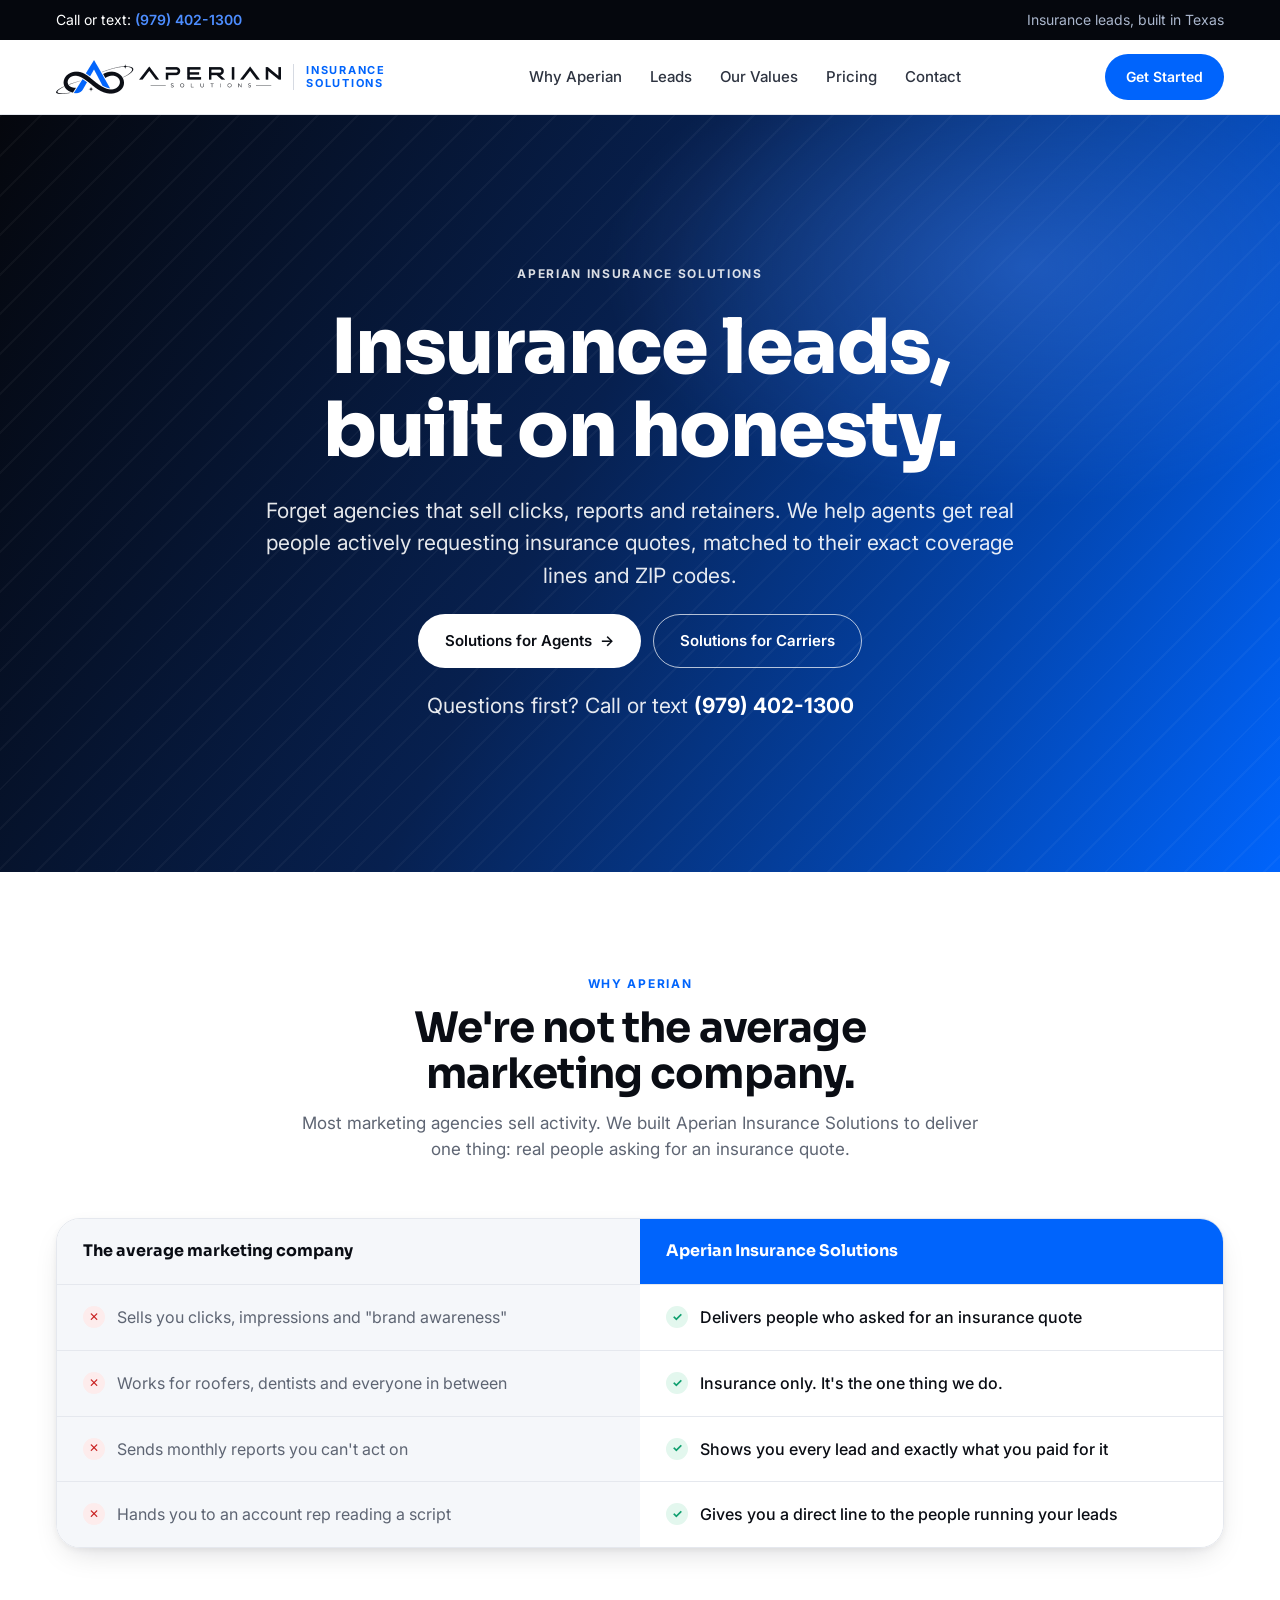
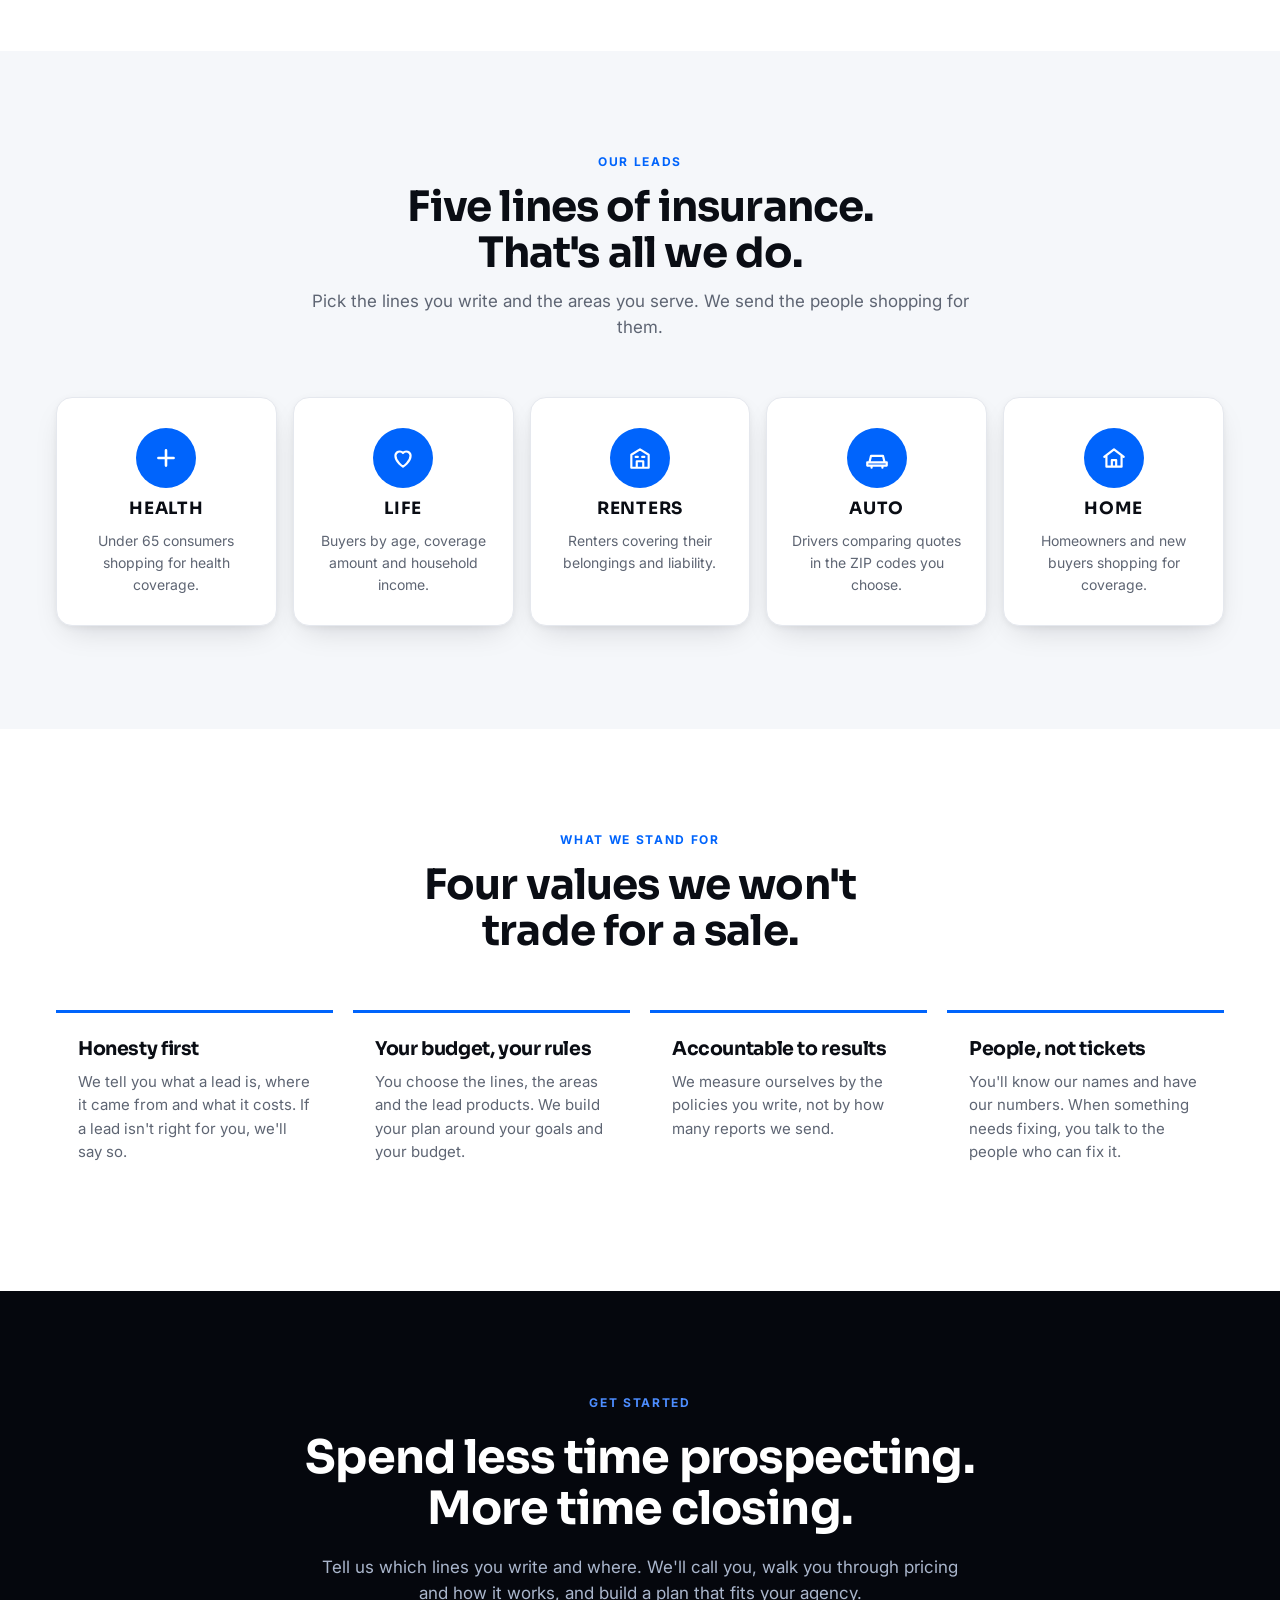
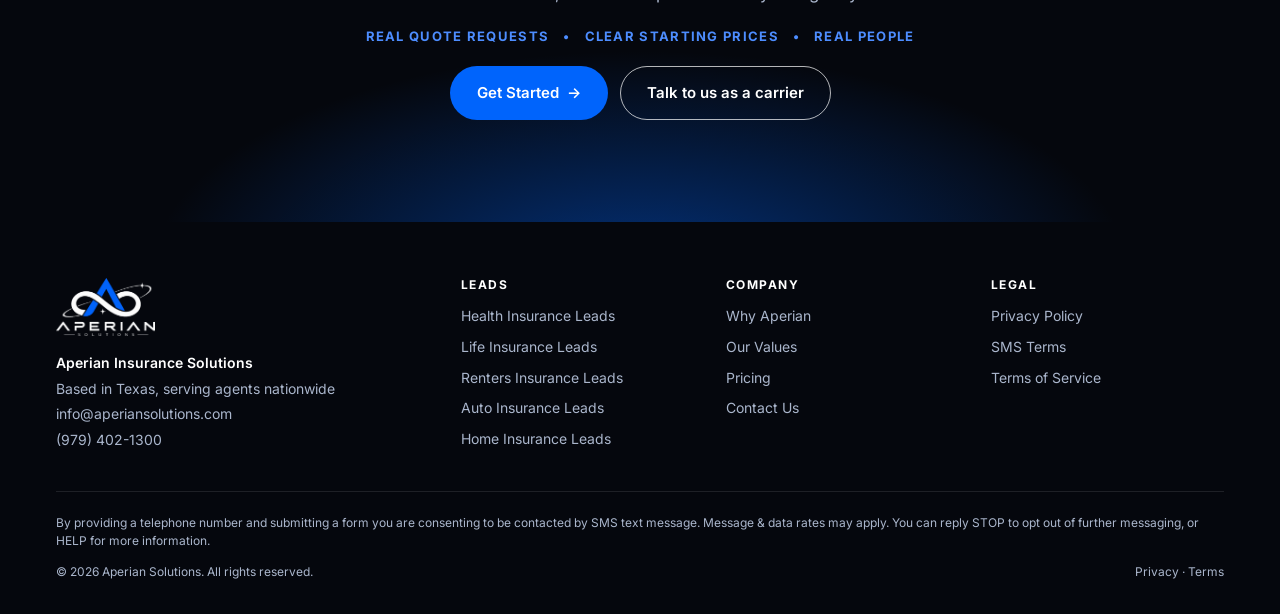
<file: index.html>
<!doctype html>
<html lang="en">
<head>
<meta charset="utf-8">
<meta name="viewport" content="width=device-width,initial-scale=1,viewport-fit=cover">
<title>Aperian Insurance Solutions | Honest Insurance Leads for Agents</title>
<meta name="description" content="Aperian Insurance Solutions helps agents get real people actively requesting insurance quotes for health, life, renters, auto and home, matched to their exact coverage lines and ZIP codes.">
<meta name="robots" content="index,follow,max-image-preview:large">
<link rel="canonical" href="https://aperiansolutions.com/">
<meta name="theme-color" content="#05070D">
<meta property="og:type" content="website"><meta property="og:site_name" content="Aperian Insurance Solutions"><meta property="og:title" content="Aperian Insurance Solutions | Honest Insurance Leads for Agents"><meta property="og:description" content="Aperian Insurance Solutions helps agents get real people actively requesting insurance quotes for health, life, renters, auto and home, matched to their exact coverage lines and ZIP codes."><meta property="og:url" content="https://aperiansolutions.com/">
<meta name="twitter:card" content="summary"><meta name="twitter:title" content="Aperian Insurance Solutions | Honest Insurance Leads for Agents"><meta name="twitter:description" content="Aperian Insurance Solutions helps agents get real people actively requesting insurance quotes for health, life, renters, auto and home, matched to their exact coverage lines and ZIP codes.">
<link rel="icon" href="/favicon-32.png" sizes="32x32" type="image/png"><link rel="apple-touch-icon" href="/apple-touch-icon.png">
<link rel="preconnect" href="https://fonts.googleapis.com"><link rel="preconnect" href="https://fonts.gstatic.com" crossorigin>
<link rel="stylesheet" href="https://fonts.googleapis.com/css2?family=Inter:wght@400;500;600;700&family=Sora:wght@600;700;800&display=swap">
<link rel="stylesheet" href="/assets/css/ais.css?v=4">
</head>
<body>
<a class="skip" href="#main">Skip to content</a>
<div class="topbar"><div class="wrap"><div>Call or text: <b>(979) 402-1300</b></div><div class="tag">Insurance leads, built in Texas</div></div></div>
<header class="nav">
  <div class="wrap">
    <a class="logo" href="/" aria-label="Aperian Insurance Solutions home"><img src="/assets/img/lockup-dark.png" alt="Aperian Solutions" width="225" height="34"><span class="sub">Insurance<br>Solutions</span></a>
    <nav class="menu" aria-label="Primary">
      <a href="/#different">Why Aperian</a>
      <a href="/#leads">Leads</a>
      <a href="/#values">Our Values</a>
      <a href="/pricing">Pricing</a>
      <a href="/contact">Contact</a>
    </nav>
    <div class="nav-cta">
      <a class="btn btn-primary" href="/contact">Get Started</a>
      <button class="burger" type="button" aria-expanded="false" aria-controls="mnav" aria-label="Open menu">&#9776;</button>
    </div>
  </div>
  <nav id="mnav" class="mnav" aria-label="Mobile"><ul>
    <li><a href="/#different">Why Aperian</a></li><li><a href="/#leads">Leads</a></li><li><a href="/#values">Our Values</a></li><li><a href="/pricing">Pricing</a></li><li><a href="/contact">Contact</a></li>
  </ul></nav>
</header>
<main id="main">

<section class="hero">
  <div class="wrap">
    <span class="eyebrow">Aperian Insurance Solutions</span>
    <h1>Insurance leads, built on honesty.</h1>
    <p>Forget agencies that sell clicks, reports and retainers. We help agents get real people actively requesting insurance quotes, matched to their exact coverage lines and ZIP codes.</p>
    <div class="hero-ctas">
      <a class="btn btn-white" href="/contact?role=agent">Solutions for Agents <span class="arrow">&rarr;</span></a>
      <a class="btn btn-outline-white" href="/contact?role=carrier">Solutions for Carriers</a>
    </div>
    <p class="hero-note">Questions first? Call or text <b>(979) 402-1300</b></p>
  </div>
</section>

<section id="different">
  <div class="wrap">
    <div class="sec-head">
      <span class="eyebrow">Why Aperian</span>
      <h2>We're not the average marketing company.</h2>
      <p>Most marketing agencies sell activity. We built Aperian Insurance Solutions to deliver one thing: real people asking for an insurance quote.</p>
    </div>
    <div class="compare" role="table" aria-label="The average marketing company compared with Aperian">
      <div class="crow head" role="row"><div role="columnheader">The average marketing company</div><div role="columnheader">Aperian Insurance Solutions</div></div>
      <div class="crow" role="row"><div role="cell"><span class="x">&#10005;</span>Sells you clicks, impressions and "brand awareness"</div><div role="cell"><span class="ck">&#10003;</span>Delivers people who asked for an insurance quote</div></div>
      <div class="crow" role="row"><div role="cell"><span class="x">&#10005;</span>Works for roofers, dentists and everyone in between</div><div role="cell"><span class="ck">&#10003;</span>Insurance only. It's the one thing we do.</div></div>
      <div class="crow" role="row"><div role="cell"><span class="x">&#10005;</span>Sends monthly reports you can't act on</div><div role="cell"><span class="ck">&#10003;</span>Shows you every lead and exactly what you paid for it</div></div>
      <div class="crow" role="row"><div role="cell"><span class="x">&#10005;</span>Hands you to an account rep reading a script</div><div role="cell"><span class="ck">&#10003;</span>Gives you a direct line to the people running your leads</div></div>
    </div>
  </div>
</section>

<section class="soft" id="leads">
  <div class="wrap">
    <div class="sec-head">
      <span class="eyebrow">Our leads</span>
      <h2>Five lines of insurance. That's all we do.</h2>
      <p>Pick the lines you write and the areas you serve. We send the people shopping for them.</p>
    </div>
    <div class="types">
      <div class="type"><div class="ic"><svg width="26" height="26" viewBox="0 0 24 24" fill="none" stroke="currentColor" stroke-width="2.4" stroke-linecap="round" stroke-linejoin="round" aria-hidden="true"><path d="M12 5v14M5 12h14"/></svg></div><h3>Health</h3><p>Under 65 consumers shopping for health coverage.</p></div>
      <div class="type"><div class="ic"><svg width="26" height="26" viewBox="0 0 24 24" fill="none" stroke="currentColor" stroke-width="2" stroke-linecap="round" stroke-linejoin="round" aria-hidden="true"><path d="M12 20s-7-4.4-7-10a4 4 0 017-2.6A4 4 0 0119 10c0 5.6-7 10-7 10z"/></svg></div><h3>Life</h3><p>Buyers by age, coverage amount and household income.</p></div>
      <div class="type"><div class="ic"><svg width="26" height="26" viewBox="0 0 24 24" fill="none" stroke="currentColor" stroke-width="2" stroke-linecap="round" stroke-linejoin="round" aria-hidden="true"><path d="M4 21V9l8-5 8 5v12M4 21h16M9 21v-6h6v6M8 11h2M14 11h2"/></svg></div><h3>Renters</h3><p>Renters covering their belongings and liability.</p></div>
      <div class="type"><div class="ic"><svg width="26" height="26" viewBox="0 0 24 24" fill="none" stroke="currentColor" stroke-width="2" stroke-linecap="round" stroke-linejoin="round" aria-hidden="true"><path d="M5 16l1.5-6h11L19 16M3 16h18v3H3zM7 19v2M17 19v2"/></svg></div><h3>Auto</h3><p>Drivers comparing quotes in the ZIP codes you choose.</p></div>
      <div class="type"><div class="ic"><svg width="26" height="26" viewBox="0 0 24 24" fill="none" stroke="currentColor" stroke-width="2" stroke-linecap="round" stroke-linejoin="round" aria-hidden="true"><path d="M3 11l9-7 9 7M5 10v10h14V10M10 20v-6h4v6"/></svg></div><h3>Home</h3><p>Homeowners and new buyers shopping for coverage.</p></div>
    </div>
  </div>
</section>

<section id="values">
  <div class="wrap">
    <div class="sec-head">
      <span class="eyebrow">What we stand for</span>
      <h2>Four values we won't trade for a sale.</h2>
    </div>
    <div class="values">
      <div class="value"><h3>Honesty first</h3><p>We tell you what a lead is, where it came from and what it costs. If a lead isn't right for you, we'll say so.</p></div>
      <div class="value"><h3>Your budget, your rules</h3><p>You choose the lines, the areas and the lead products. We build your plan around your goals and your budget.</p></div>
      <div class="value"><h3>Accountable to results</h3><p>We measure ourselves by the policies you write, not by how many reports we send.</p></div>
      <div class="value"><h3>People, not tickets</h3><p>You'll know our names and have our numbers. When something needs fixing, you talk to the people who can fix it.</p></div>
    </div>
  </div>
</section>

<section class="cta" id="get-started">
  <div class="wrap">
    <span class="eyebrow" style="color:var(--blue-bright)">Get started</span>
    <h2>Spend less time prospecting. More time closing.</h2>
    <p>Tell us which lines you write and where. We'll call you, walk you through pricing and how it works, and build a plan that fits your agency.</p>
    <div class="promise"><span>Real quote requests</span><span>Clear starting prices</span><span>Real people</span></div>
    <div class="cta-ctas">
      <a class="btn btn-primary" href="/contact">Get Started <span class="arrow">&rarr;</span></a>
      <a class="btn btn-outline-white" href="/contact?role=carrier">Talk to us as a carrier</a>
    </div>
  </div>
</section>
</main>
<footer>
  <div class="wrap">
    <div class="fgrid">
      <div class="fbrand">
        <img src="/assets/img/logo-light.png" alt="Aperian Solutions" width="100" height="58" loading="lazy">
        <p><b>Aperian Insurance Solutions</b><span>Based in Texas, serving agents nationwide</span><span>info@aperiansolutions.com</span><span>(979) 402-1300</span></p>
      </div>
      <div><h4>Leads</h4><ul><li><a href="/#leads">Health Insurance Leads</a></li><li><a href="/#leads">Life Insurance Leads</a></li><li><a href="/#leads">Renters Insurance Leads</a></li><li><a href="/#leads">Auto Insurance Leads</a></li><li><a href="/#leads">Home Insurance Leads</a></li></ul></div>
      <div><h4>Company</h4><ul><li><a href="/#different">Why Aperian</a></li><li><a href="/#values">Our Values</a></li><li><a href="/pricing">Pricing</a></li><li><a href="/contact">Contact Us</a></li></ul></div>
      <div><h4>Legal</h4><ul><li><a href="/privacy">Privacy Policy</a></li><li><a href="/privacy#sms">SMS Terms</a></li><li><a href="/terms">Terms of Service</a></li></ul></div>
    </div>
    <div class="fbot">
      <p>By providing a telephone number and submitting a form you are consenting to be contacted by SMS text message. Message &amp; data rates may apply. You can reply STOP to opt out of further messaging, or HELP for more information.</p>
      <div class="legal"><span>&copy; 2026 Aperian Solutions. All rights reserved.</span><span><a href="/privacy">Privacy</a> &middot; <a href="/terms">Terms</a></span></div>
    </div>
  </div>
</footer>
<script>
(function(){var b=document.querySelector('.burger'),m=document.getElementById('mnav');if(!b||!m)return;
b.addEventListener('click',function(){var o=m.classList.toggle('open');b.setAttribute('aria-expanded',o?'true':'false');});
m.addEventListener('click',function(e){if(e.target.tagName==='A'){m.classList.remove('open');b.setAttribute('aria-expanded','false');}});})();
</script>

</body>
</html>
</file>
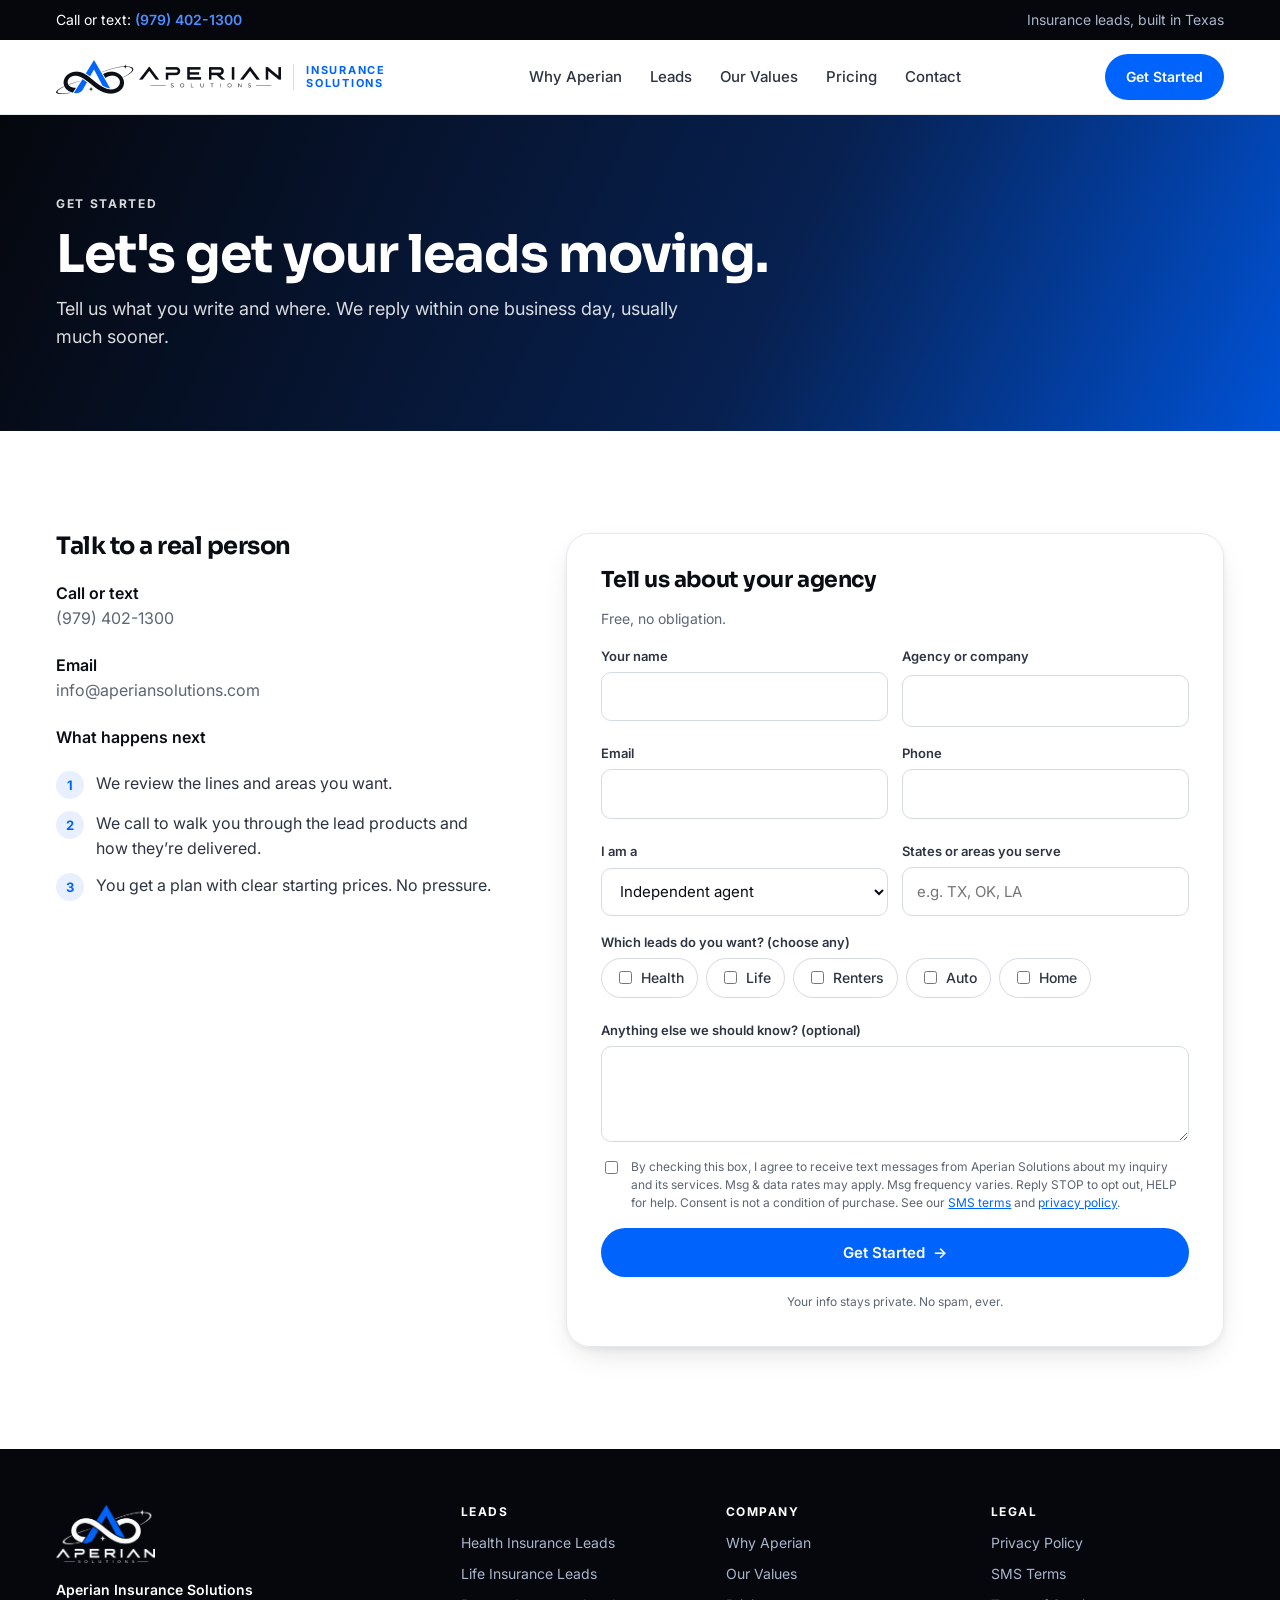
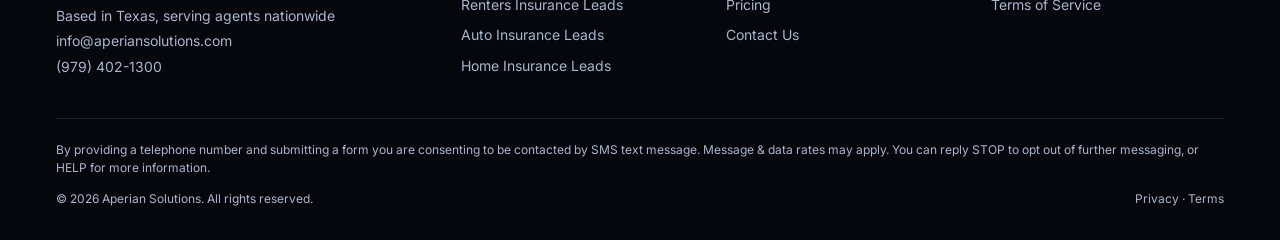
<file: contact.html>
<!doctype html>
<html lang="en">
<head>
<meta charset="utf-8">
<meta name="viewport" content="width=device-width,initial-scale=1,viewport-fit=cover">
<title>Get Started | Aperian Insurance Solutions</title>
<meta name="description" content="Tell us which lines you write and where. Aperian Insurance Solutions replies within one business day.">
<meta name="robots" content="index,follow,max-image-preview:large">
<link rel="canonical" href="https://aperiansolutions.com/contact">
<meta name="theme-color" content="#05070D">
<meta property="og:type" content="website"><meta property="og:site_name" content="Aperian Insurance Solutions"><meta property="og:title" content="Get Started | Aperian Insurance Solutions"><meta property="og:description" content="Tell us which lines you write and where. Aperian Insurance Solutions replies within one business day."><meta property="og:url" content="https://aperiansolutions.com/contact">
<meta name="twitter:card" content="summary"><meta name="twitter:title" content="Get Started | Aperian Insurance Solutions"><meta name="twitter:description" content="Tell us which lines you write and where. Aperian Insurance Solutions replies within one business day.">
<link rel="icon" href="/favicon-32.png" sizes="32x32" type="image/png"><link rel="apple-touch-icon" href="/apple-touch-icon.png">
<link rel="preconnect" href="https://fonts.googleapis.com"><link rel="preconnect" href="https://fonts.gstatic.com" crossorigin>
<link rel="stylesheet" href="https://fonts.googleapis.com/css2?family=Inter:wght@400;500;600;700&family=Sora:wght@600;700;800&display=swap">
<link rel="stylesheet" href="/assets/css/ais.css?v=4">
</head>
<body>
<a class="skip" href="#main">Skip to content</a>
<div class="topbar"><div class="wrap"><div>Call or text: <b>(979) 402-1300</b></div><div class="tag">Insurance leads, built in Texas</div></div></div>
<header class="nav">
  <div class="wrap">
    <a class="logo" href="/" aria-label="Aperian Insurance Solutions home"><img src="/assets/img/lockup-dark.png" alt="Aperian Solutions" width="225" height="34"><span class="sub">Insurance<br>Solutions</span></a>
    <nav class="menu" aria-label="Primary">
      <a href="/#different">Why Aperian</a>
      <a href="/#leads">Leads</a>
      <a href="/#values">Our Values</a>
      <a href="/pricing">Pricing</a>
      <a href="/contact">Contact</a>
    </nav>
    <div class="nav-cta">
      <a class="btn btn-primary" href="/contact">Get Started</a>
      <button class="burger" type="button" aria-expanded="false" aria-controls="mnav" aria-label="Open menu">&#9776;</button>
    </div>
  </div>
  <nav id="mnav" class="mnav" aria-label="Mobile"><ul>
    <li><a href="/#different">Why Aperian</a></li><li><a href="/#leads">Leads</a></li><li><a href="/#values">Our Values</a></li><li><a href="/pricing">Pricing</a></li><li><a href="/contact">Contact</a></li>
  </ul></nav>
</header>
<main id="main">

<div class="phead"><div class="wrap">
  <span class="eyebrow" style="color:#fff;opacity:.85">Get started</span>
  <h1>Let's get your leads moving.</h1>
  <p>Tell us what you write and where. We reply within one business day, usually much sooner.</p>
</div></div>
<section>
  <div class="wrap contact">
    <div class="contact-side">
      <h2>Talk to a real person</h2>
      <div class="item"><b>Call or text</b><span>(979) 402-1300</span></div>
      <div class="item"><b>Email</b><span>info@aperiansolutions.com</span></div>
      <div class="item"><b>What happens next</b></div>
      <ol class="steps">
        <li>We review the lines and areas you want.</li>
        <li>We call to walk you through the lead products and how they’re delivered.</li>
        <li>You get a plan with clear starting prices. No pressure.</li>
      </ol>
    </div>
    <form class="form" id="lead-form" novalidate>
      <h2>Tell us about your agency</h2>
      <p class="intro">Free, no obligation.</p>
      <div class="row">
        <label class="field" for="f-name">Your name<input id="f-name" name="name" autocomplete="name" required><span class="err" data-err="name"></span></label>
        <label class="field" for="f-company">Agency or company<input id="f-company" name="company" autocomplete="organization"></label>
      </div>
      <div class="row">
        <label class="field" for="f-email">Email<input id="f-email" name="email" type="email" autocomplete="email" required><span class="err" data-err="email"></span></label>
        <label class="field" for="f-phone">Phone<input id="f-phone" name="phone" type="tel" autocomplete="tel" required><span class="err" data-err="phone"></span></label>
      </div>
      <div class="row">
        <label class="field" for="f-role">I am a
          <select id="f-role" name="role">
            <option value="agent">Independent agent</option>
            <option value="agency">Agency or brokerage</option>
            <option value="carrier">Carrier</option>
            <option value="call_center">Call center</option>
          </select>
        </label>
        <label class="field" for="f-states">States or areas you serve<input id="f-states" name="states" placeholder="e.g. TX, OK, LA"></label>
      </div>
      <fieldset class="field"><legend>Which leads do you want? (choose any)</legend>
        <div class="chips">
          <label><input type="checkbox" name="lines" value="health"> Health</label>
          <label><input type="checkbox" name="lines" value="life"> Life</label>
          <label><input type="checkbox" name="lines" value="renters"> Renters</label>
          <label><input type="checkbox" name="lines" value="auto"> Auto</label>
          <label><input type="checkbox" name="lines" value="home"> Home</label>
        </div>
        <span class="err" data-err="lines"></span>
      </fieldset>
      <label class="field" for="f-message">Anything else we should know? (optional)<textarea id="f-message" name="message"></textarea></label>
      <div class="hp" aria-hidden="true"><label for="f-website">Leave this empty<input id="f-website" name="website" tabindex="-1" autocomplete="off"></label></div>
      <label class="consent" for="f-sms"><input type="checkbox" id="f-sms" name="sms_consent"><span>By checking this box, I agree to receive text messages from Aperian Solutions about my inquiry and its services. Msg &amp; data rates may apply. Msg frequency varies. Reply STOP to opt out, HELP for help. Consent is not a condition of purchase. See our <a href="/privacy#sms">SMS terms</a> and <a href="/privacy">privacy policy</a>.</span></label>
      <div class="status" id="form-status" role="alert" tabindex="-1"></div>
      <button class="btn btn-primary" type="submit" id="f-submit">Get Started <span class="arrow">&rarr;</span></button>
      <p class="tiny">Your info stays private. No spam, ever.</p>
    </form>
  </div>
</section>
</main>
<footer>
  <div class="wrap">
    <div class="fgrid">
      <div class="fbrand">
        <img src="/assets/img/logo-light.png" alt="Aperian Solutions" width="100" height="58" loading="lazy">
        <p><b>Aperian Insurance Solutions</b><span>Based in Texas, serving agents nationwide</span><span>info@aperiansolutions.com</span><span>(979) 402-1300</span></p>
      </div>
      <div><h4>Leads</h4><ul><li><a href="/#leads">Health Insurance Leads</a></li><li><a href="/#leads">Life Insurance Leads</a></li><li><a href="/#leads">Renters Insurance Leads</a></li><li><a href="/#leads">Auto Insurance Leads</a></li><li><a href="/#leads">Home Insurance Leads</a></li></ul></div>
      <div><h4>Company</h4><ul><li><a href="/#different">Why Aperian</a></li><li><a href="/#values">Our Values</a></li><li><a href="/pricing">Pricing</a></li><li><a href="/contact">Contact Us</a></li></ul></div>
      <div><h4>Legal</h4><ul><li><a href="/privacy">Privacy Policy</a></li><li><a href="/privacy#sms">SMS Terms</a></li><li><a href="/terms">Terms of Service</a></li></ul></div>
    </div>
    <div class="fbot">
      <p>By providing a telephone number and submitting a form you are consenting to be contacted by SMS text message. Message &amp; data rates may apply. You can reply STOP to opt out of further messaging, or HELP for more information.</p>
      <div class="legal"><span>&copy; 2026 Aperian Solutions. All rights reserved.</span><span><a href="/privacy">Privacy</a> &middot; <a href="/terms">Terms</a></span></div>
    </div>
  </div>
</footer>
<script>
(function(){var b=document.querySelector('.burger'),m=document.getElementById('mnav');if(!b||!m)return;
b.addEventListener('click',function(){var o=m.classList.toggle('open');b.setAttribute('aria-expanded',o?'true':'false');});
m.addEventListener('click',function(e){if(e.target.tagName==='A'){m.classList.remove('open');b.setAttribute('aria-expanded','false');}});})();
</script>
<script>
(function(){
  var f=document.getElementById('lead-form'); if(!f) return;
  var p=new URLSearchParams(location.search), role=p.get('role');
  if(role){var s=document.getElementById('f-role'); if(s.querySelector('option[value="'+role+'"]')) s.value=role;}
  var ord=(p.get('order')||'').split('|').map(function(x){return x.replace(/[^A-Za-z &]/g,'').trim();}).filter(Boolean).slice(0,6);
  if(ord.length){ var m=document.getElementById('f-message'); if(!m.value) m.value='I’d like to order: '+ord.join(', ')+'.';
    var h=document.querySelector('.form h2'); if(h) h.textContent='Confirm your order'; }
  var st=document.getElementById('form-status'), btn=document.getElementById('f-submit'), label=btn.innerHTML;
  function err(k,m){var e=f.querySelector('[data-err="'+k+'"]'); if(e) e.textContent=m; var i=f.querySelector('[name="'+k+'"]'); if(i&&i.type!=='checkbox') i.setAttribute('aria-invalid',m?'true':'false');}
  f.addEventListener('submit',function(e){
    e.preventDefault(); st.className='status';
    var d={}; new FormData(f).forEach(function(v,k){ if(k==='lines'){(d.lines=d.lines||[]).push(v);} else d[k]=String(v).trim(); });
    d.lines=d.lines||[]; d.sms_consent=document.getElementById('f-sms').checked; d.page=location.pathname;
    var ok=true, first=null;
    function need(k,m){err(k,m); if(m){ok=false; if(!first) first=k;}}
    need('name', d.name?'':'Please enter your name.');
    need('email', !d.email?'Please enter your email.':(/^[^\s@]+@[^\s@]+\.[^\s@]{2,}$/.test(d.email)?'':'That email doesn\u2019t look right.'));
    need('phone', (d.phone||'').replace(/\D/g,'').length<10?'Please enter a 10-digit phone number.':'');
    need('lines', d.lines.length?'':'Choose at least one line of insurance.');
    if(!ok){var el=f.querySelector('[name="'+first+'"]'); if(el) el.focus(); return;}
    btn.disabled=true; btn.textContent='Sending\u2026';
    fetch('/api/lead',{method:'POST',headers:{'Content-Type':'application/json'},body:JSON.stringify(d)})
      .then(function(r){ if(!r.ok) throw new Error(); location.href='/thank-you?n='+encodeURIComponent((d.name||'').split(/\s+/)[0]); })
      .catch(function(){ btn.disabled=false; btn.innerHTML=label; st.className='status show error';
        st.textContent='Something went wrong sending your request. Please call or text us at (979) 402-1300 and we\u2019ll take care of you.'; st.focus(); });
  });
  f.addEventListener('input',function(e){ if(e.target.name) err(e.target.name,''); });
})();
</script>
</body>
</html>
</file>
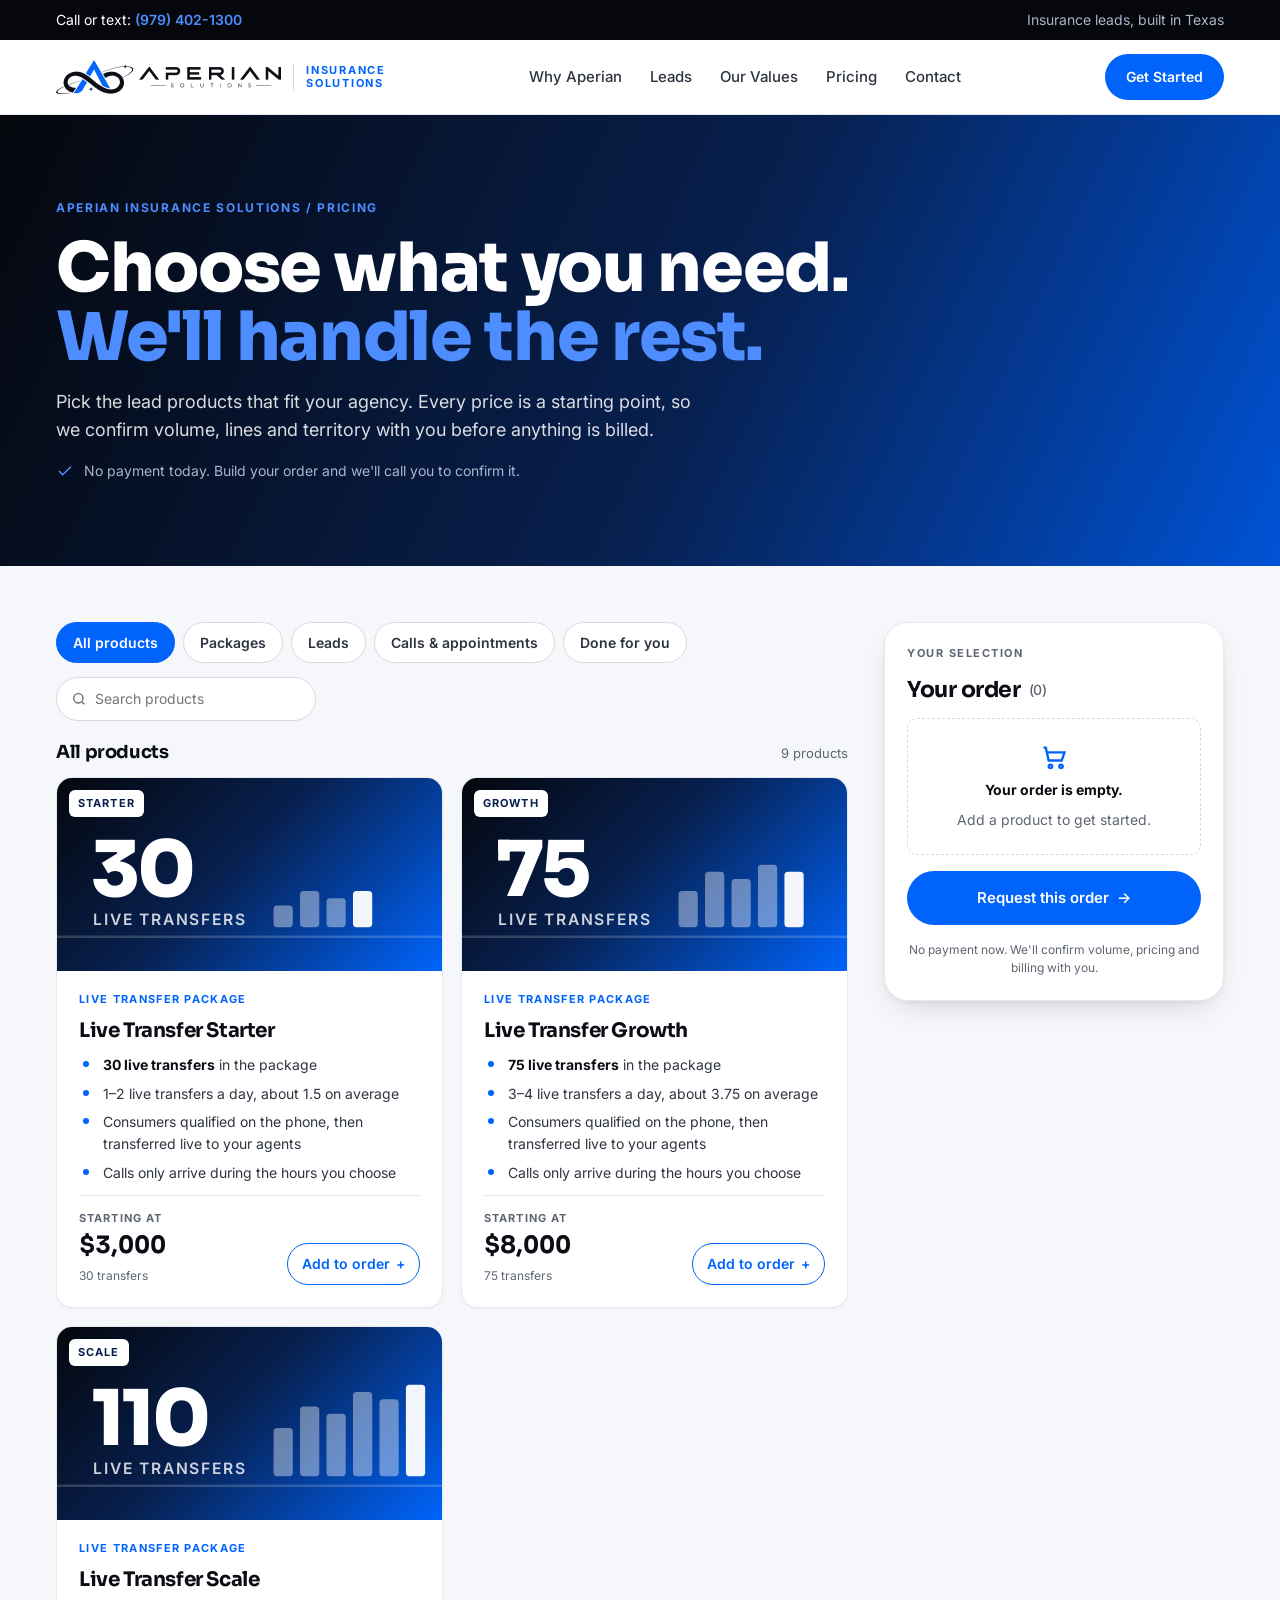
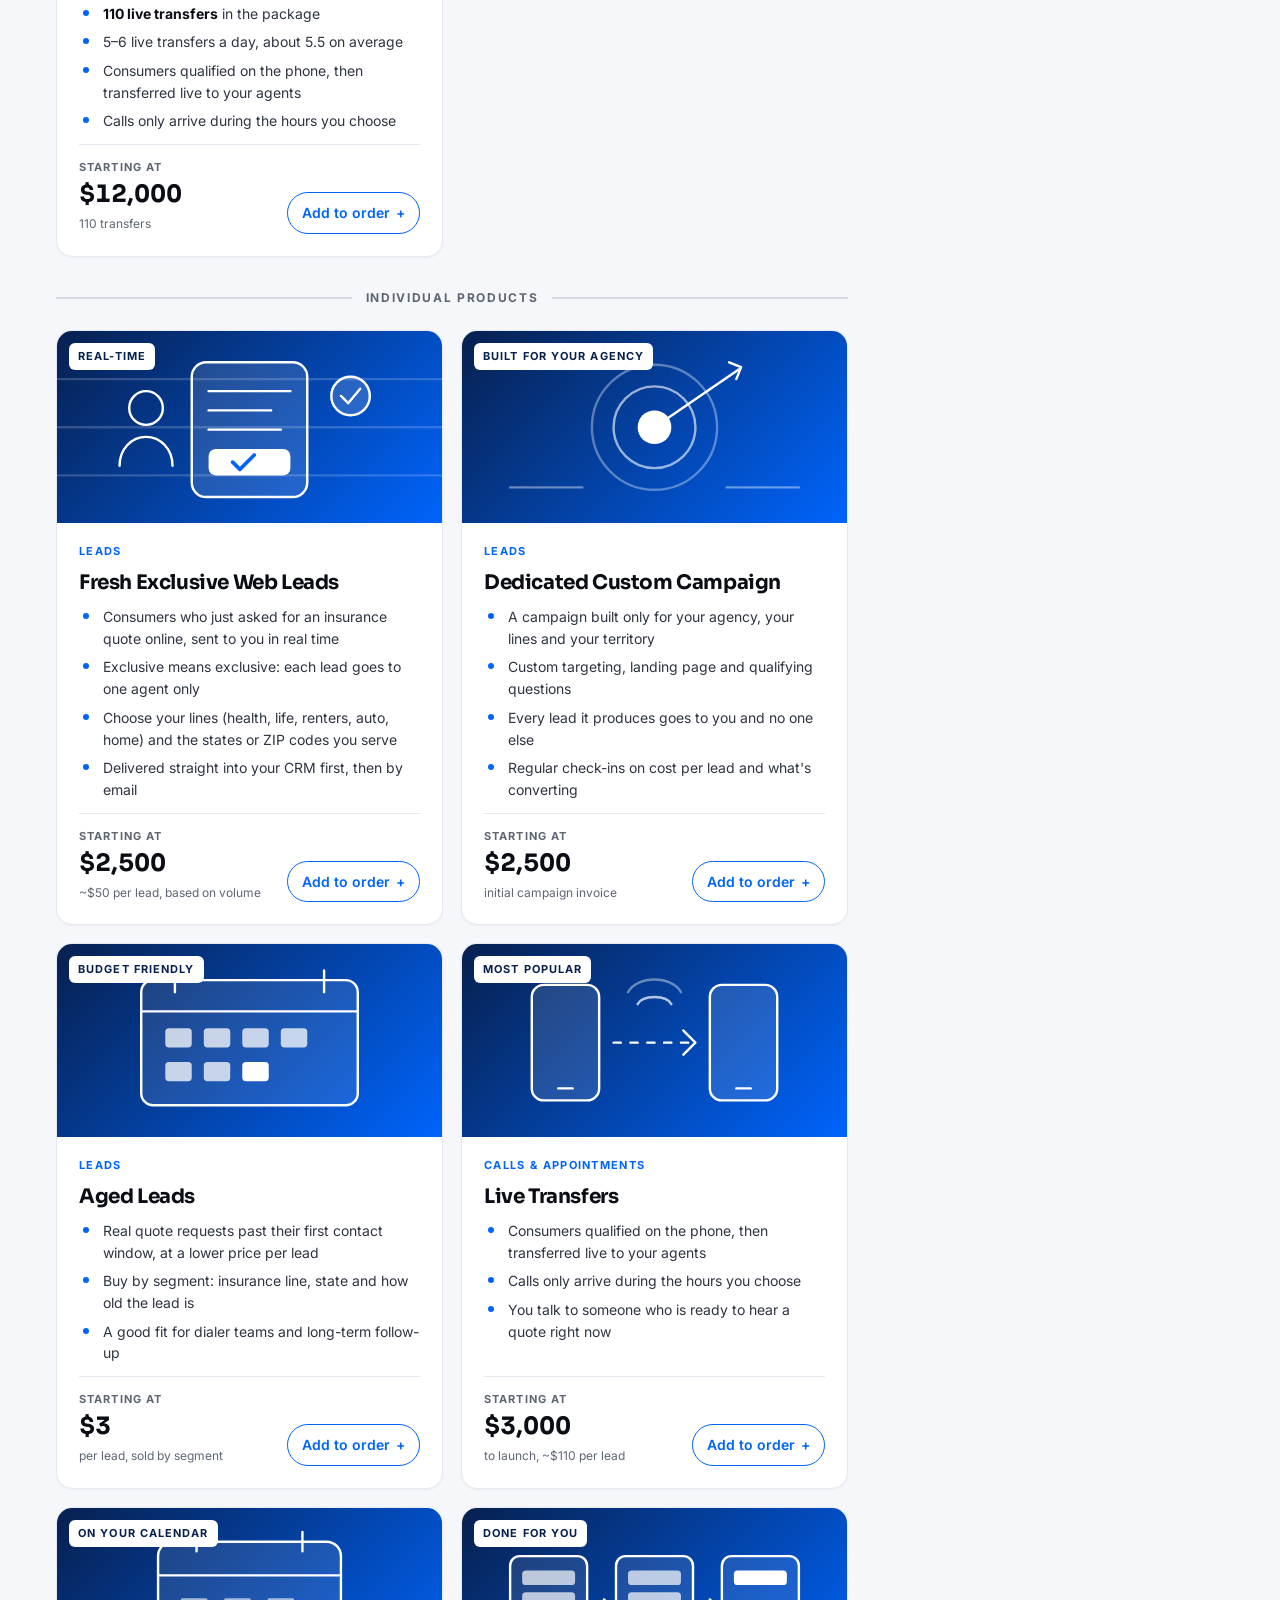
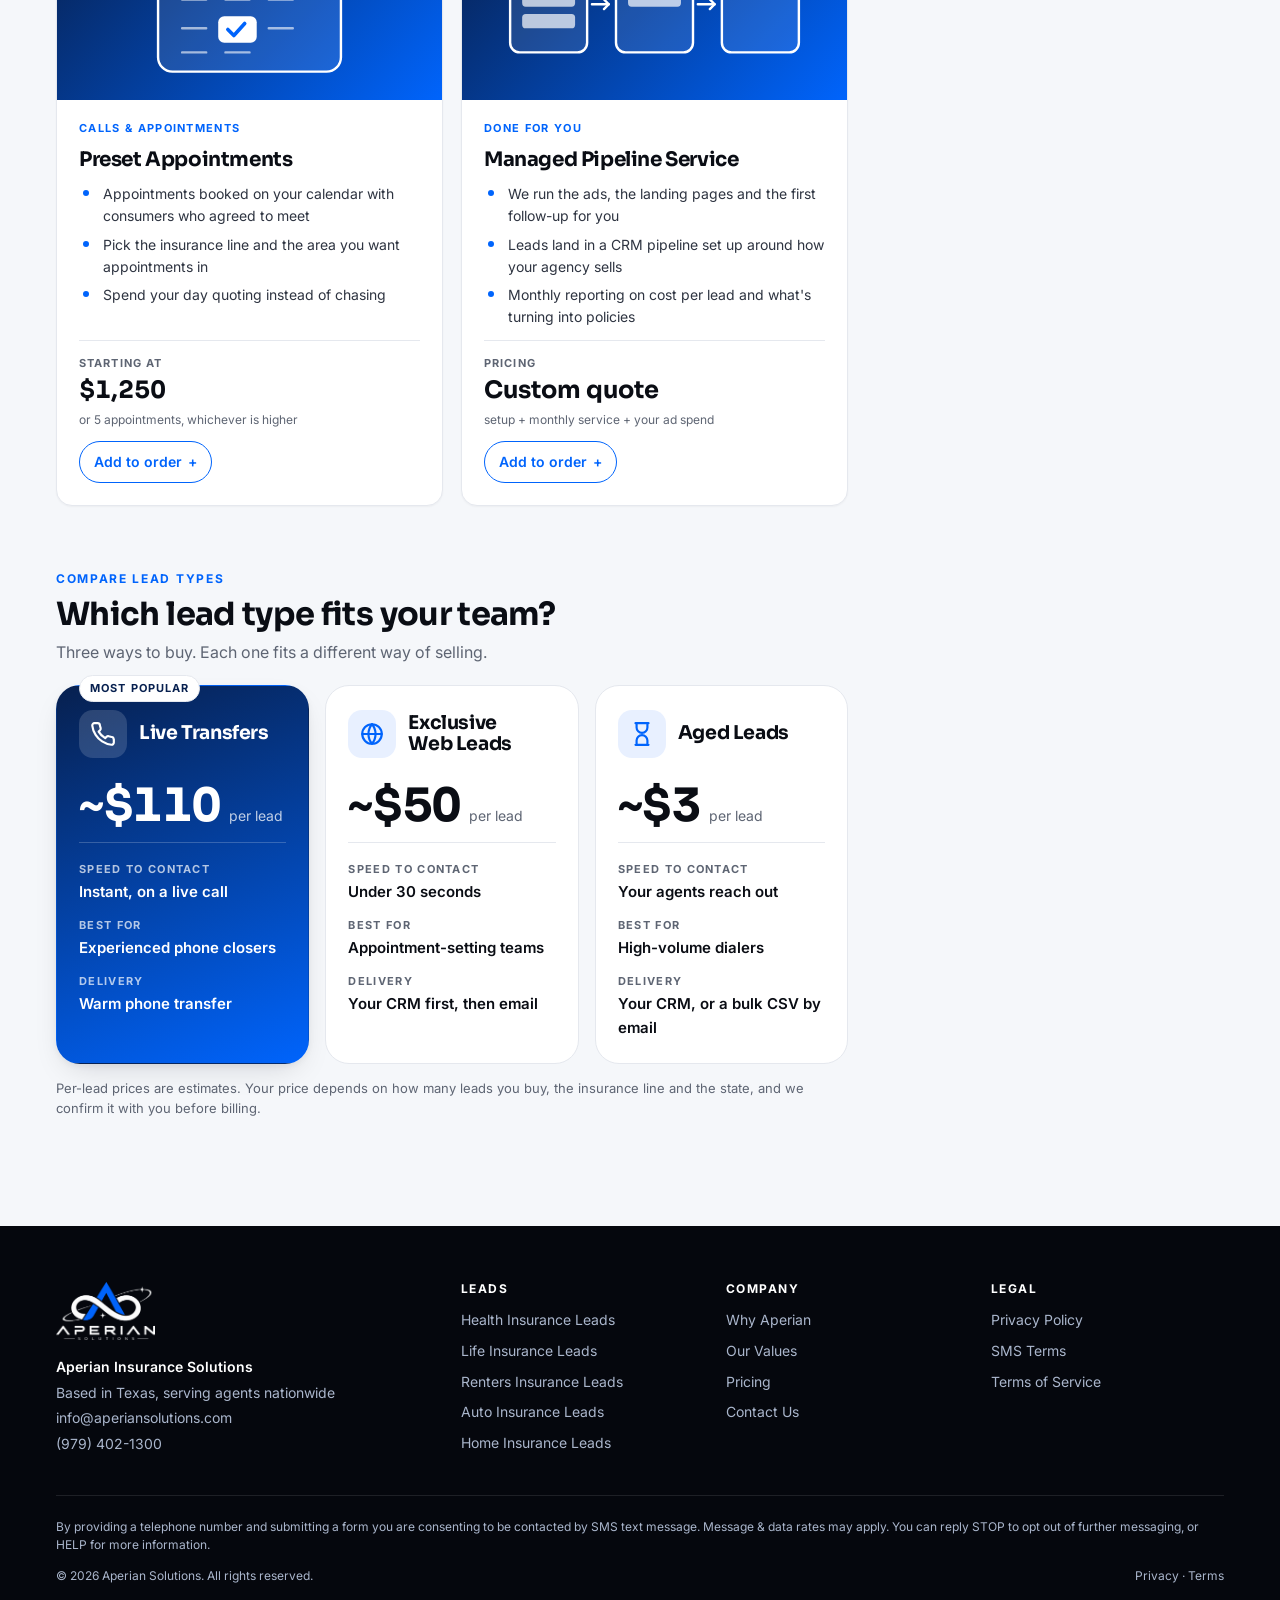
<file: pricing.html>
<!doctype html>
<html lang="en">
<head>
<meta charset="utf-8">
<meta name="viewport" content="width=device-width,initial-scale=1,viewport-fit=cover">
<title>Pricing | Aperian Insurance Solutions</title>
<meta name="description" content="Starting prices for exclusive insurance leads, aged leads, live transfers, preset appointments and managed pipeline service.">
<meta name="robots" content="index,follow,max-image-preview:large">
<link rel="canonical" href="https://aperiansolutions.com/pricing">
<meta name="theme-color" content="#05070D">
<meta property="og:type" content="website"><meta property="og:site_name" content="Aperian Insurance Solutions"><meta property="og:title" content="Pricing | Aperian Insurance Solutions"><meta property="og:description" content="Starting prices for exclusive insurance leads, aged leads, live transfers, preset appointments and managed pipeline service."><meta property="og:url" content="https://aperiansolutions.com/pricing">
<meta name="twitter:card" content="summary"><meta name="twitter:title" content="Pricing | Aperian Insurance Solutions"><meta name="twitter:description" content="Starting prices for exclusive insurance leads, aged leads, live transfers, preset appointments and managed pipeline service.">
<link rel="icon" href="/favicon-32.png" sizes="32x32" type="image/png"><link rel="apple-touch-icon" href="/apple-touch-icon.png">
<link rel="preconnect" href="https://fonts.googleapis.com"><link rel="preconnect" href="https://fonts.gstatic.com" crossorigin>
<link rel="stylesheet" href="https://fonts.googleapis.com/css2?family=Inter:wght@400;500;600;700&family=Sora:wght@600;700;800&display=swap">
<link rel="stylesheet" href="/assets/css/ais.css?v=4">
<link rel="stylesheet" href="/assets/css/pricing.css?v=7">
</head>
<body>
<a class="skip" href="#main">Skip to content</a>
<div class="topbar"><div class="wrap"><div>Call or text: <b>(979) 402-1300</b></div><div class="tag">Insurance leads, built in Texas</div></div></div>
<header class="nav">
  <div class="wrap">
    <a class="logo" href="/" aria-label="Aperian Insurance Solutions home"><img src="/assets/img/lockup-dark.png" alt="Aperian Solutions" width="225" height="34"><span class="sub">Insurance<br>Solutions</span></a>
    <nav class="menu" aria-label="Primary">
      <a href="/#different">Why Aperian</a>
      <a href="/#leads">Leads</a>
      <a href="/#values">Our Values</a>
      <a href="/pricing">Pricing</a>
      <a href="/contact">Contact</a>
    </nav>
    <div class="nav-cta">
      <a class="btn btn-primary" href="/contact">Get Started</a>
      <button class="burger" type="button" aria-expanded="false" aria-controls="mnav" aria-label="Open menu">&#9776;</button>
    </div>
  </div>
  <nav id="mnav" class="mnav" aria-label="Mobile"><ul>
    <li><a href="/#different">Why Aperian</a></li><li><a href="/#leads">Leads</a></li><li><a href="/#values">Our Values</a></li><li><a href="/pricing">Pricing</a></li><li><a href="/contact">Contact</a></li>
  </ul></nav>
</header>
<main id="main">
<section class="p-hero">
  <div class="wrap">
    <span class="p-crumb">Aperian Insurance Solutions / Pricing</span>
    <h1>Choose what you need. <span>We'll handle the rest.</span></h1>
    <p>Pick the lead products that fit your agency. Every price is a starting point, so we confirm volume, lines and territory with you before anything is billed.</p>
    <span class="note"><svg width="18" height="18" viewBox="0 0 24 24" fill="none" stroke="currentColor" stroke-width="2" aria-hidden="true"><path d="M20 6L9 17l-5-5"/></svg>No payment today. Build your order and we'll call you to confirm it.</span>
  </div>
</section>

<section class="p-body">
  <div class="wrap p-layout">
    <div>
      <div class="p-tools">
        <div class="p-tabs" role="tablist" aria-label="Filter products">
          <button class="p-tab" role="tab" aria-selected="true" data-filter="all">All products</button>
          <button class="p-tab" role="tab" aria-selected="false" data-filter="packages">Packages</button>
          <button class="p-tab" role="tab" aria-selected="false" data-filter="leads">Leads</button>
          <button class="p-tab" role="tab" aria-selected="false" data-filter="calls">Calls &amp; appointments</button>
          <button class="p-tab" role="tab" aria-selected="false" data-filter="managed">Done for you</button>
        </div>
        <label class="p-search" for="p-q"><svg width="16" height="16" viewBox="0 0 24 24" fill="none" stroke="currentColor" stroke-width="2" aria-hidden="true"><circle cx="11" cy="11" r="7"/><path d="M20 20l-3.5-3.5"/></svg><input id="p-q" type="search" placeholder="Search products" aria-label="Search products"></label>
      </div>
      <div class="p-count"><h2 id="p-heading">All products</h2><span id="p-num">9 products</span></div>

      <div class="p-grid" id="p-grid">

        <article class="p-card" data-cat="packages calls" data-id="pkg30" data-name="Live Transfer Starter" data-price="3000" data-label="30 live transfers, starting at $3,000">
          <div class="p-art p-art-pkg"><span class="p-badge">Starter</span><svg viewBox="0 0 320 160" aria-hidden="true"><g fill="none" stroke="currentColor" stroke-width="2" stroke-linecap="round" opacity=".18"><path d="M0 132h320"/></g><text x="28" y="98" fill="#fff" font-family="Sora, sans-serif" font-weight="800" font-size="64" letter-spacing="-2">30</text><text x="30" y="122" fill="rgba(255,255,255,.8)" font-family="Inter, sans-serif" font-weight="600" font-size="13" letter-spacing="1.5">LIVE TRANSFERS</text><rect x="180" y="106" width="16" height="18" rx="3" fill="rgba(255,255,255,.4)"/><rect x="202" y="94" width="16" height="30" rx="3" fill="rgba(255,255,255,.4)"/><rect x="224" y="100" width="16" height="24" rx="3" fill="rgba(255,255,255,.4)"/><rect x="246" y="94" width="16" height="30" rx="3" fill="rgba(255,255,255,.95)"/></svg></div>
          <div class="p-in">
            <span class="p-kind">Live transfer package</span>
            <h3>Live Transfer Starter</h3>
            <ul>
              <li><span><b>30 live transfers</b> in the package</span></li>
              <li>1&ndash;2 live transfers a day, about 1.5 on average</li>
              <li>Consumers qualified on the phone, then transferred live to your agents</li>
              <li>Calls only arrive during the hours you choose</li>
            </ul>
            <div class="p-foot"><div class="p-price"><small>Starting at</small><b>$3,000</b><span>30 transfers</span></div><button class="p-add" type="button" aria-pressed="false">Add to order <span aria-hidden="true">+</span></button></div>
          </div>
        </article>

        <article class="p-card" data-cat="packages calls" data-id="pkg75" data-name="Live Transfer Growth" data-price="8000" data-label="75 live transfers, starting at $8,000">
          <div class="p-art p-art-pkg"><span class="p-badge">Growth</span><svg viewBox="0 0 320 160" aria-hidden="true"><g fill="none" stroke="currentColor" stroke-width="2" stroke-linecap="round" opacity=".18"><path d="M0 132h320"/></g><text x="28" y="98" fill="#fff" font-family="Sora, sans-serif" font-weight="800" font-size="64" letter-spacing="-2">75</text><text x="30" y="122" fill="rgba(255,255,255,.8)" font-family="Inter, sans-serif" font-weight="600" font-size="13" letter-spacing="1.5">LIVE TRANSFERS</text><rect x="180" y="94" width="16" height="30" rx="3" fill="rgba(255,255,255,.4)"/><rect x="202" y="78" width="16" height="46" rx="3" fill="rgba(255,255,255,.4)"/><rect x="224" y="84" width="16" height="40" rx="3" fill="rgba(255,255,255,.4)"/><rect x="246" y="72" width="16" height="52" rx="3" fill="rgba(255,255,255,.4)"/><rect x="268" y="78" width="16" height="46" rx="3" fill="rgba(255,255,255,.95)"/></svg></div>
          <div class="p-in">
            <span class="p-kind">Live transfer package</span>
            <h3>Live Transfer Growth</h3>
            <ul>
              <li><span><b>75 live transfers</b> in the package</span></li>
              <li>3&ndash;4 live transfers a day, about 3.75 on average</li>
              <li>Consumers qualified on the phone, then transferred live to your agents</li>
              <li>Calls only arrive during the hours you choose</li>
            </ul>
            <div class="p-foot"><div class="p-price"><small>Starting at</small><b>$8,000</b><span>75 transfers</span></div><button class="p-add" type="button" aria-pressed="false">Add to order <span aria-hidden="true">+</span></button></div>
          </div>
        </article>

        <article class="p-card" data-cat="packages calls" data-id="pkg110" data-name="Live Transfer Scale" data-price="12000" data-label="110 live transfers, starting at $12,000">
          <div class="p-art p-art-pkg"><span class="p-badge">Scale</span><svg viewBox="0 0 320 160" aria-hidden="true"><g fill="none" stroke="currentColor" stroke-width="2" stroke-linecap="round" opacity=".18"><path d="M0 132h320"/></g><text x="28" y="98" fill="#fff" font-family="Sora, sans-serif" font-weight="800" font-size="64" letter-spacing="-2">110</text><text x="30" y="122" fill="rgba(255,255,255,.8)" font-family="Inter, sans-serif" font-weight="600" font-size="13" letter-spacing="1.5">LIVE TRANSFERS</text><rect x="180" y="84" width="16" height="40" rx="3" fill="rgba(255,255,255,.4)"/><rect x="202" y="66" width="16" height="58" rx="3" fill="rgba(255,255,255,.4)"/><rect x="224" y="72" width="16" height="52" rx="3" fill="rgba(255,255,255,.4)"/><rect x="246" y="54" width="16" height="70" rx="3" fill="rgba(255,255,255,.4)"/><rect x="268" y="60" width="16" height="64" rx="3" fill="rgba(255,255,255,.4)"/><rect x="290" y="48" width="16" height="76" rx="3" fill="rgba(255,255,255,.95)"/></svg></div>
          <div class="p-in">
            <span class="p-kind">Live transfer package</span>
            <h3>Live Transfer Scale</h3>
            <ul>
              <li><span><b>110 live transfers</b> in the package</span></li>
              <li>5&ndash;6 live transfers a day, about 5.5 on average</li>
              <li>Consumers qualified on the phone, then transferred live to your agents</li>
              <li>Calls only arrive during the hours you choose</li>
            </ul>
            <div class="p-foot"><div class="p-price"><small>Starting at</small><b>$12,000</b><span>110 transfers</span></div><button class="p-add" type="button" aria-pressed="false">Add to order <span aria-hidden="true">+</span></button></div>
          </div>
        </article>

        <div class="p-divider" id="p-divider" role="separator" aria-label="Individual products"><span>Individual products</span></div>

        <article class="p-card" data-cat="leads" data-id="fresh" data-name="Fresh Exclusive Web Leads" data-price="2500" data-label="Starting at $2,500">
          <div class="p-art"><span class="p-badge">Real-time</span>
            <svg viewBox="0 0 320 160" fill="none" stroke="currentColor" stroke-width="2" stroke-linecap="round" stroke-linejoin="round" aria-hidden="true"><g opacity=".18"><path d="M0 120h320M0 80h320M0 40h320"/></g><rect x="112" y="26" width="96" height="112" rx="12" fill="rgba(255,255,255,.12)"/><path d="M126 50h68M126 66h52M126 82h60"/><rect x="126" y="98" width="68" height="22" rx="6" fill="#fff" stroke="none"/><path d="M146 109l6 6 12-12" stroke="#0064FC" stroke-width="3"/><circle cx="244" cy="54" r="16" fill="rgba(255,255,255,.15)"/><path d="M236 54l6 6 10-12"/><circle cx="74" cy="64" r="14"/><path d="M52 112c0-14 10-24 22-24s22 10 22 24"/></svg>
          </div>
          <div class="p-in">
            <span class="p-kind">Leads</span>
            <h3>Fresh Exclusive Web Leads</h3>
            <ul>
              <li>Consumers who just asked for an insurance quote online, sent to you in real time</li>
              <li>Exclusive means exclusive: each lead goes to one agent only</li>
              <li>Choose your lines (health, life, renters, auto, home) and the states or ZIP codes you serve</li>
              <li>Delivered straight into your CRM first, then by email</li>
            </ul>
            <div class="p-foot"><div class="p-price"><small>Starting at</small><b>$2,500</b><span>~$50 per lead, based on volume</span></div><button class="p-add" type="button" aria-pressed="false">Add to order <span aria-hidden="true">+</span></button></div>
          </div>
        </article>

        <article class="p-card" data-cat="leads managed" data-id="custom" data-name="Dedicated Custom Campaign" data-price="2500" data-label="Starting at $2,500">
          <div class="p-art"><span class="p-badge">Built for your agency</span>
            <svg viewBox="0 0 320 160" fill="none" stroke="currentColor" stroke-width="2" stroke-linecap="round" stroke-linejoin="round" aria-hidden="true"><circle cx="160" cy="80" r="52" opacity=".35"/><circle cx="160" cy="80" r="34" opacity=".6"/><circle cx="160" cy="80" r="14" fill="#fff" stroke="none"/><path d="M160 80l70-48M222 26l10 4-4 10"/><path d="M40 130h60M220 130h60" opacity=".4"/></svg>
          </div>
          <div class="p-in">
            <span class="p-kind">Leads</span>
            <h3>Dedicated Custom Campaign</h3>
            <ul>
              <li>A campaign built only for your agency, your lines and your territory</li>
              <li>Custom targeting, landing page and qualifying questions</li>
              <li>Every lead it produces goes to you and no one else</li>
              <li>Regular check-ins on cost per lead and what's converting</li>
            </ul>
            <div class="p-foot"><div class="p-price"><small>Starting at</small><b>$2,500</b><span>initial campaign invoice</span></div><button class="p-add" type="button" aria-pressed="false">Add to order <span aria-hidden="true">+</span></button></div>
          </div>
        </article>

        <article class="p-card" data-cat="leads" data-id="aged" data-name="Aged Leads" data-price="0" data-label="Starting at $3 per lead">
          <div class="p-art"><span class="p-badge">Budget friendly</span>
            <svg viewBox="0 0 320 160" fill="none" stroke="currentColor" stroke-width="2" stroke-linecap="round" stroke-linejoin="round" aria-hidden="true"><rect x="70" y="30" width="180" height="104" rx="10" fill="rgba(255,255,255,.1)"/><path d="M70 56h180"/><path d="M98 22v18M222 22v18"/><g fill="rgba(255,255,255,.75)" stroke="none"><rect x="90" y="70" width="22" height="16" rx="3"/><rect x="122" y="70" width="22" height="16" rx="3"/><rect x="154" y="70" width="22" height="16" rx="3"/><rect x="186" y="70" width="22" height="16" rx="3"/><rect x="90" y="98" width="22" height="16" rx="3"/><rect x="122" y="98" width="22" height="16" rx="3"/></g><rect x="154" y="98" width="22" height="16" rx="3" fill="#fff" stroke="none"/></svg>
          </div>
          <div class="p-in">
            <span class="p-kind">Leads</span>
            <h3>Aged Leads</h3>
            <ul>
              <li>Real quote requests past their first contact window, at a lower price per lead</li>
              <li>Buy by segment: insurance line, state and how old the lead is</li>
              <li>A good fit for dialer teams and long-term follow-up</li>
            </ul>
            <div class="p-foot"><div class="p-price"><small>Starting at</small><b>$3</b><span>per lead, sold by segment</span></div><button class="p-add" type="button" aria-pressed="false">Add to order <span aria-hidden="true">+</span></button></div>
          </div>
        </article>

        <article class="p-card" data-cat="calls" data-id="transfers" data-name="Live Transfers" data-price="3000" data-label="Starting at $3,000">
          <div class="p-art"><span class="p-badge">Most popular</span>
            <svg viewBox="0 0 320 160" fill="none" stroke="currentColor" stroke-width="2" stroke-linecap="round" stroke-linejoin="round" aria-hidden="true"><rect x="58" y="34" width="56" height="96" rx="10" fill="rgba(255,255,255,.12)"/><rect x="206" y="34" width="56" height="96" rx="10" fill="rgba(255,255,255,.12)"/><path d="M80 120h12M228 120h12"/><path d="M126 82h68" stroke-dasharray="6 8"/><path d="M184 72l10 10-10 10"/><path d="M146 50c4-8 24-8 28 0" opacity=".7"/><path d="M138 40c8-14 36-14 44 0" opacity=".4"/></svg>
          </div>
          <div class="p-in">
            <span class="p-kind">Calls &amp; appointments</span>
            <h3>Live Transfers</h3>
            <ul>
              <li>Consumers qualified on the phone, then transferred live to your agents</li>
              <li>Calls only arrive during the hours you choose</li>
              <li>You talk to someone who is ready to hear a quote right now</li>
            </ul>
            <div class="p-foot"><div class="p-price"><small>Starting at</small><b>$3,000</b><span>to launch, ~$110 per lead</span></div><button class="p-add" type="button" aria-pressed="false">Add to order <span aria-hidden="true">+</span></button></div>
          </div>
        </article>

        <article class="p-card" data-cat="calls" data-id="appointments" data-name="Preset Appointments" data-price="1250" data-label="Starting at $1,250">
          <div class="p-art"><span class="p-badge">On your calendar</span>
            <svg viewBox="0 0 320 160" fill="none" stroke="currentColor" stroke-width="2" stroke-linecap="round" stroke-linejoin="round" aria-hidden="true"><rect x="84" y="28" width="152" height="108" rx="12" fill="rgba(255,255,255,.1)"/><path d="M84 56h152M116 20v16M204 20v16"/><g opacity=".6"><path d="M104 76h20M140 76h20M176 76h20M104 100h20M176 100h20M104 120h20M140 120h20"/></g><rect x="134" y="90" width="32" height="22" rx="5" fill="#fff" stroke="none"/><path d="M142 101l5 5 9-10" stroke="#0064FC" stroke-width="3"/></svg>
          </div>
          <div class="p-in">
            <span class="p-kind">Calls &amp; appointments</span>
            <h3>Preset Appointments</h3>
            <ul>
              <li>Appointments booked on your calendar with consumers who agreed to meet</li>
              <li>Pick the insurance line and the area you want appointments in</li>
              <li>Spend your day quoting instead of chasing</li>
            </ul>
            <div class="p-foot"><div class="p-price"><small>Starting at</small><b>$1,250</b><span>or 5 appointments, whichever is higher</span></div><button class="p-add" type="button" aria-pressed="false">Add to order <span aria-hidden="true">+</span></button></div>
          </div>
        </article>

        <article class="p-card" data-cat="managed" data-id="pipeline" data-name="Managed Pipeline Service" data-price="0" data-label="Custom quote">
          <div class="p-art"><span class="p-badge">Done for you</span>
            <svg viewBox="0 0 320 160" fill="none" stroke="currentColor" stroke-width="2" stroke-linecap="round" stroke-linejoin="round" aria-hidden="true"><rect x="40" y="40" width="64" height="80" rx="8" fill="rgba(255,255,255,.1)"/><rect x="128" y="40" width="64" height="80" rx="8" fill="rgba(255,255,255,.1)"/><rect x="216" y="40" width="64" height="80" rx="8" fill="rgba(255,255,255,.1)"/><g fill="rgba(255,255,255,.7)" stroke="none"><rect x="50" y="52" width="44" height="12" rx="3"/><rect x="50" y="70" width="44" height="12" rx="3"/><rect x="50" y="88" width="44" height="12" rx="3"/><rect x="138" y="52" width="44" height="12" rx="3"/><rect x="138" y="70" width="44" height="12" rx="3"/></g><rect x="226" y="52" width="44" height="12" rx="3" fill="#fff" stroke="none"/><path d="M108 80h14M196 80h14"/><path d="M118 76l4 4-4 4M206 76l4 4-4 4"/></svg>
          </div>
          <div class="p-in">
            <span class="p-kind">Done for you</span>
            <h3>Managed Pipeline Service</h3>
            <ul>
              <li>We run the ads, the landing pages and the first follow-up for you</li>
              <li>Leads land in a CRM pipeline set up around how your agency sells</li>
              <li>Monthly reporting on cost per lead and what's turning into policies</li>
            </ul>
            <div class="p-foot"><div class="p-price"><small>Pricing</small><b>Custom quote</b><span>setup + monthly service + your ad spend</span></div><button class="p-add" type="button" aria-pressed="false">Add to order <span aria-hidden="true">+</span></button></div>
          </div>
        </article>

      </div>
      <p class="p-empty" id="p-none" hidden>No products match that search.</p>

      <div class="p-compare">
        <span class="p-crumb2">Compare lead types</span>
        <h2>Which lead type fits your team?</h2>
        <p>Three ways to buy. Each one fits a different way of selling.</p>
        <div class="p-info">

          <article class="p-ic p-ic-feature">
            <span class="p-ic-flag">Most popular</span>
            <div class="p-ic-top"><span class="p-ic-icon"><svg width="26" height="26" viewBox="0 0 24 24" fill="none" stroke="currentColor" stroke-width="2" stroke-linecap="round" stroke-linejoin="round" aria-hidden="true"><path d="M22 16.9v3a2 2 0 01-2.2 2 19.8 19.8 0 01-8.6-3.1 19.5 19.5 0 01-6-6A19.8 19.8 0 012.1 4.2 2 2 0 014.1 2h3a2 2 0 012 1.7c.1.9.4 1.8.7 2.7a2 2 0 01-.5 2.1L8 9.8a16 16 0 006 6l1.3-1.3a2 2 0 012.1-.4c.9.3 1.8.6 2.7.7a2 2 0 011.7 2z"/></svg></span><h3>Live Transfers</h3></div>
            <div class="p-ic-price"><b>~$110</b><span>per lead</span></div>
                        <dl>
              <div><dt>Speed to contact</dt><dd>Instant, on a live call</dd></div>
              <div><dt>Best for</dt><dd>Experienced phone closers</dd></div>
              <div><dt>Delivery</dt><dd>Warm phone transfer</dd></div>
            </dl>
          </article>

          <article class="p-ic">
            <div class="p-ic-top"><span class="p-ic-icon"><svg width="26" height="26" viewBox="0 0 24 24" fill="none" stroke="currentColor" stroke-width="2" stroke-linecap="round" stroke-linejoin="round" aria-hidden="true"><circle cx="12" cy="12" r="9"/><path d="M3 12h18M12 3a14 14 0 010 18M12 3a14 14 0 000 18"/></svg></span><h3>Exclusive Web Leads</h3></div>
            <div class="p-ic-price"><b>~$50</b><span>per lead</span></div>
            <dl>
              <div><dt>Speed to contact</dt><dd>Under 30 seconds</dd></div>
              <div><dt>Best for</dt><dd>Appointment-setting teams</dd></div>
              <div><dt>Delivery</dt><dd>Your CRM first, then email</dd></div>
            </dl>
          </article>

          <article class="p-ic">
            <div class="p-ic-top"><span class="p-ic-icon"><svg width="26" height="26" viewBox="0 0 24 24" fill="none" stroke="currentColor" stroke-width="2" stroke-linecap="round" stroke-linejoin="round" aria-hidden="true"><path d="M6 2h12M6 22h12M7 2v4a5 5 0 005 5 5 5 0 005-5V2M7 22v-4a5 5 0 015-5 5 5 0 015 5v4"/></svg></span><h3>Aged Leads</h3></div>
            <div class="p-ic-price"><b>~$3</b><span>per lead</span></div>
            <dl>
              <div><dt>Speed to contact</dt><dd>Your agents reach out</dd></div>
              <div><dt>Best for</dt><dd>High-volume dialers</dd></div>
              <div><dt>Delivery</dt><dd>Your CRM, or a bulk CSV by email</dd></div>
            </dl>
          </article>

        </div>
        <p class="p-ic-note">Per-lead prices are estimates. Your price depends on how many leads you buy, the insurance line and the state, and we confirm it with you before billing.</p>
      </div>
    </div>

    <aside class="p-order" id="order" aria-labelledby="o-title">
      <span class="lab">Your selection</span>
      <h2 id="o-title">Your order <span id="o-count">(0)</span></h2>
      <div class="p-o-empty" id="o-empty">
        <svg width="28" height="28" viewBox="0 0 24 24" fill="none" stroke="currentColor" stroke-width="2" aria-hidden="true"><path d="M3 4h2l2.4 11h11.2L21 8H6.2"/><circle cx="9" cy="20" r="1.5"/><circle cx="18" cy="20" r="1.5"/></svg>
        <b style="color:var(--ink)">Your order is empty.</b>
        Add a product to get started.
      </div>
      <ul class="p-items" id="o-items" hidden></ul>
      <div id="o-sum" hidden>
        <div class="p-total"><span>Starting investment</span><b id="o-total">$0</b></div>
        <p class="p-plus" id="o-plus" hidden></p>
      </div>
      <a class="btn btn-primary" id="o-go" href="/contact" aria-disabled="true">Request this order <span class="arrow">&rarr;</span></a>
      <p class="fine">No payment now. We'll confirm volume, pricing and billing with you.</p>
    </aside>
  </div>
  <a class="btn btn-primary p-jump" id="p-jump" href="#order" hidden>Review your order (<span id="p-jumpn">0</span>)</a>
</section>
</main>
<footer>
  <div class="wrap">
    <div class="fgrid">
      <div class="fbrand">
        <img src="/assets/img/logo-light.png" alt="Aperian Solutions" width="100" height="58" loading="lazy">
        <p><b>Aperian Insurance Solutions</b><span>Based in Texas, serving agents nationwide</span><span>info@aperiansolutions.com</span><span>(979) 402-1300</span></p>
      </div>
      <div><h4>Leads</h4><ul><li><a href="/#leads">Health Insurance Leads</a></li><li><a href="/#leads">Life Insurance Leads</a></li><li><a href="/#leads">Renters Insurance Leads</a></li><li><a href="/#leads">Auto Insurance Leads</a></li><li><a href="/#leads">Home Insurance Leads</a></li></ul></div>
      <div><h4>Company</h4><ul><li><a href="/#different">Why Aperian</a></li><li><a href="/#values">Our Values</a></li><li><a href="/pricing">Pricing</a></li><li><a href="/contact">Contact Us</a></li></ul></div>
      <div><h4>Legal</h4><ul><li><a href="/privacy">Privacy Policy</a></li><li><a href="/privacy#sms">SMS Terms</a></li><li><a href="/terms">Terms of Service</a></li></ul></div>
    </div>
    <div class="fbot">
      <p>By providing a telephone number and submitting a form you are consenting to be contacted by SMS text message. Message &amp; data rates may apply. You can reply STOP to opt out of further messaging, or HELP for more information.</p>
      <div class="legal"><span>&copy; 2026 Aperian Solutions. All rights reserved.</span><span><a href="/privacy">Privacy</a> &middot; <a href="/terms">Terms</a></span></div>
    </div>
  </div>
</footer>
<script>
(function(){var b=document.querySelector('.burger'),m=document.getElementById('mnav');if(!b||!m)return;
b.addEventListener('click',function(){var o=m.classList.toggle('open');b.setAttribute('aria-expanded',o?'true':'false');});
m.addEventListener('click',function(e){if(e.target.tagName==='A'){m.classList.remove('open');b.setAttribute('aria-expanded','false');}});})();
</script>
<script>
(function(){
  var cards=[].slice.call(document.querySelectorAll('.p-card')), filter='all', q='';
  var KEY='aperian_order', order=[];
  try{ order=JSON.parse(localStorage.getItem(KEY)||'[]').filter(function(id){ return document.querySelector('.p-card[data-id="'+id+'"]'); }); }catch(e){ order=[]; }
  var fmt=function(n){ return '$'+n.toLocaleString('en-US'); };
  var NAMES={all:'All products',packages:'Live transfer packages',leads:'Leads',calls:'Calls & appointments',managed:'Done for you'};

  function applyFilter(){
    var shown=0;
    cards.forEach(function(c){
      var okCat = filter==='all' || c.getAttribute('data-cat').split(' ').indexOf(filter)>-1;
      var okQ = !q || c.textContent.toLowerCase().indexOf(q)>-1;
      c.hidden=!(okCat&&okQ); if(!c.hidden) shown++;
    });
    document.getElementById('p-heading').textContent=NAMES[filter];
    document.getElementById('p-num').textContent=shown+(shown===1?' product':' products');
    document.getElementById('p-none').hidden=shown>0;
    var pk=cards.some(function(c){return !c.hidden&&c.getAttribute('data-cat').indexOf('packages')>-1;}),
        ot=cards.some(function(c){return !c.hidden&&c.getAttribute('data-cat').indexOf('packages')<0;});
    document.getElementById('p-divider').hidden=!(pk&&ot);
  }
  document.querySelectorAll('.p-tab').forEach(function(t){ t.addEventListener('click',function(){
    document.querySelectorAll('.p-tab').forEach(function(x){ x.setAttribute('aria-selected', x===t?'true':'false'); });
    filter=t.getAttribute('data-filter'); applyFilter();
  }); });
  document.getElementById('p-q').addEventListener('input',function(e){ q=e.target.value.trim().toLowerCase(); applyFilter(); });

  function card(id){ return document.querySelector('.p-card[data-id="'+id+'"]'); }
  function render(){
    try{ localStorage.setItem(KEY,JSON.stringify(order)); }catch(e){}
    var list=document.getElementById('o-items'), total=0, extras=[];
    list.innerHTML='';
    order.forEach(function(id){
      var c=card(id), price=+c.getAttribute('data-price'), li=document.createElement('li');
      li.innerHTML='<b></b><small></small><button type="button">Remove</button>';
      li.querySelector('b').textContent=c.getAttribute('data-name');
      li.querySelector('small').textContent=c.getAttribute('data-label');
      li.querySelector('button').setAttribute('aria-label','Remove '+c.getAttribute('data-name'));
      li.querySelector('button').addEventListener('click',function(){ toggle(id); });
      list.appendChild(li);
      if(price>0) total+=price; else extras.push(c.getAttribute('data-name'));
    });
    cards.forEach(function(c){ var on=order.indexOf(c.getAttribute('data-id'))>-1, b=c.querySelector('.p-add');
      b.setAttribute('aria-pressed',on?'true':'false'); b.innerHTML = on ? 'Added <span aria-hidden="true">&#10003;</span>' : 'Add to order <span aria-hidden="true">+</span>'; });
    var n=order.length;
    document.getElementById('o-count').textContent='('+n+')';
    document.getElementById('o-empty').hidden=n>0;
    list.hidden=n===0;
    document.getElementById('o-sum').hidden=n===0;
    document.getElementById('o-total').textContent=fmt(total);
    var plus=document.getElementById('o-plus');
    plus.hidden=!extras.length; plus.textContent = extras.length ? '+ '+extras.join(' and ')+', priced with you' : '';
    var go=document.getElementById('o-go');
    var names=order.map(function(id){ return card(id).getAttribute('data-name'); });
    go.href='/contact?role=agent'+(n?'&order='+encodeURIComponent(names.join('|')):'');
    go.setAttribute('aria-disabled', n?'false':'true');
    document.getElementById('p-jump').hidden=n===0;
    document.getElementById('p-jumpn').textContent=n;
  }
  function toggle(id){ var i=order.indexOf(id); if(i>-1) order.splice(i,1); else order.push(id); render(); }
  cards.forEach(function(c){ c.querySelector('.p-add').addEventListener('click',function(){ toggle(c.getAttribute('data-id')); }); });
  document.getElementById('o-go').addEventListener('click',function(e){ if(!order.length){ e.preventDefault(); document.getElementById('o-empty').animate && document.getElementById('o-empty').animate([{transform:'translateX(-4px)'},{transform:'translateX(4px)'},{transform:'none'}],{duration:220}); } });
  applyFilter(); render();
})();
</script>
</body>
</html>
</file>
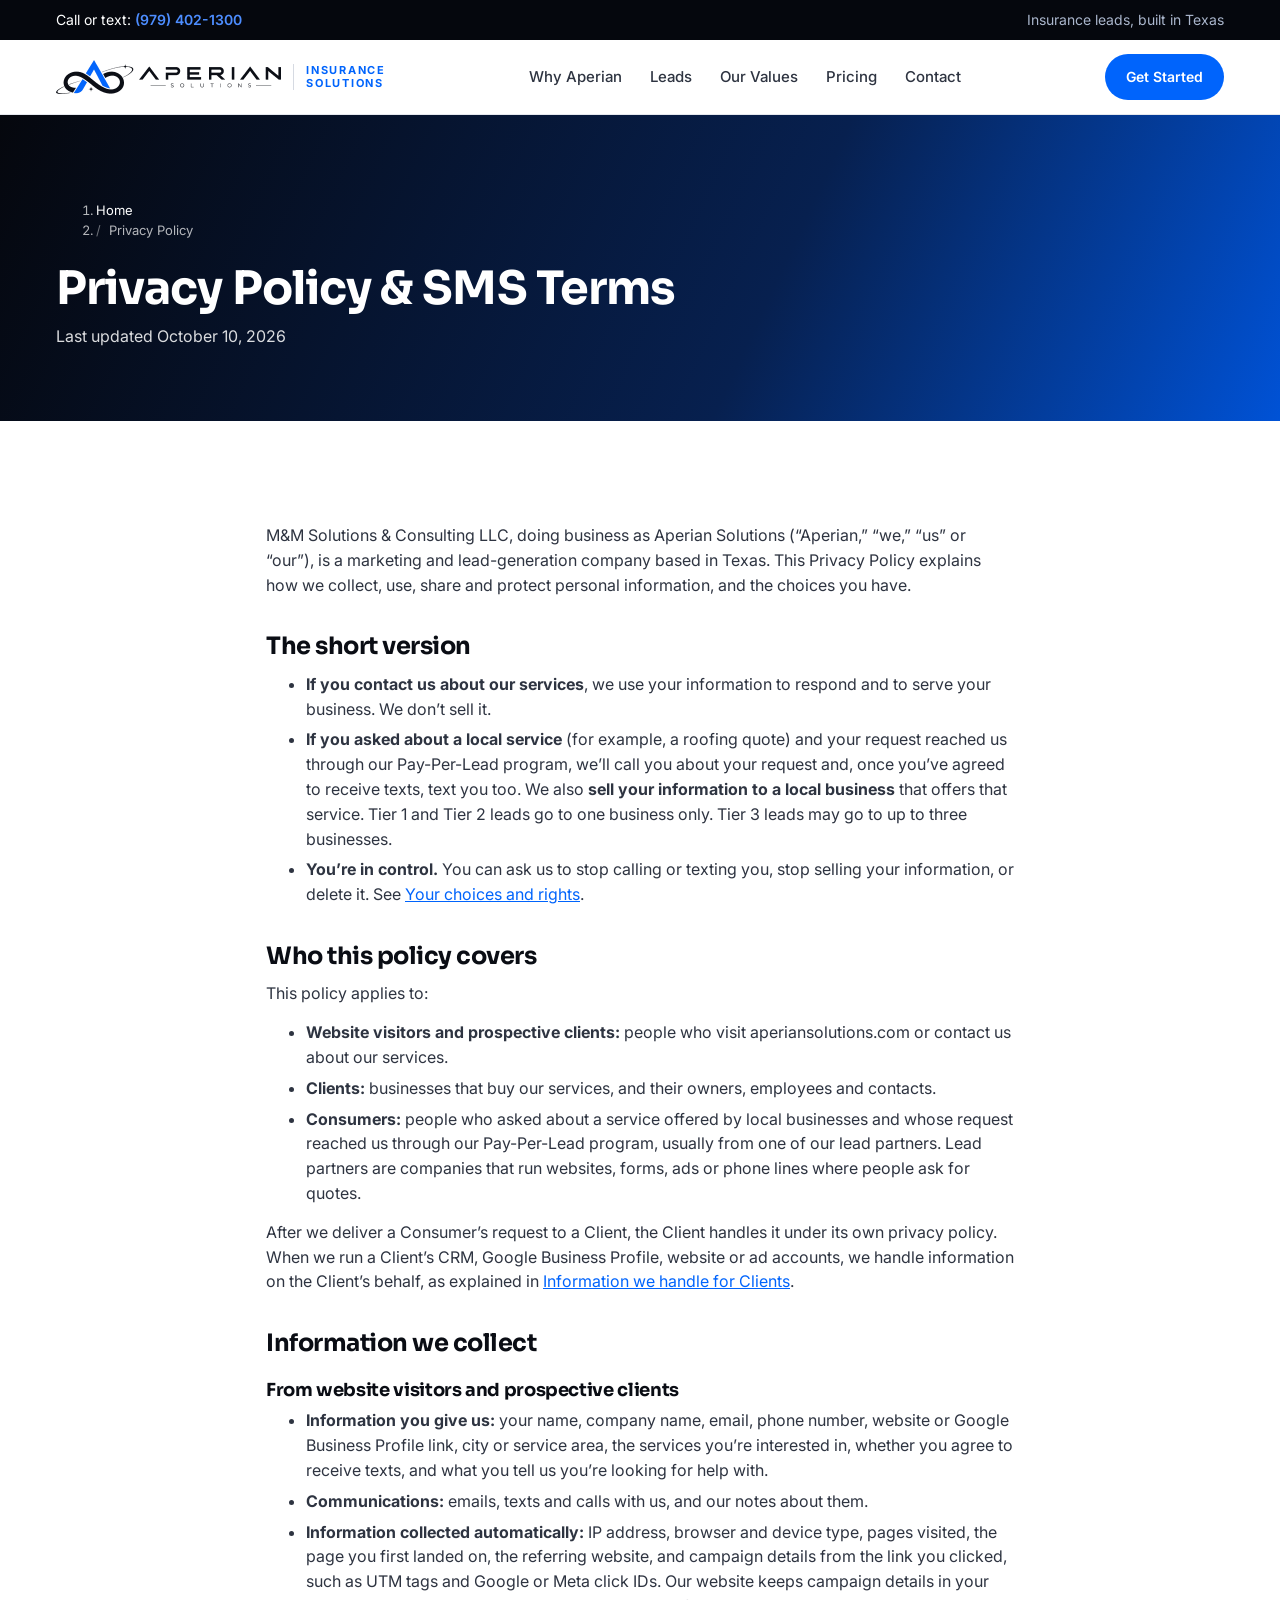
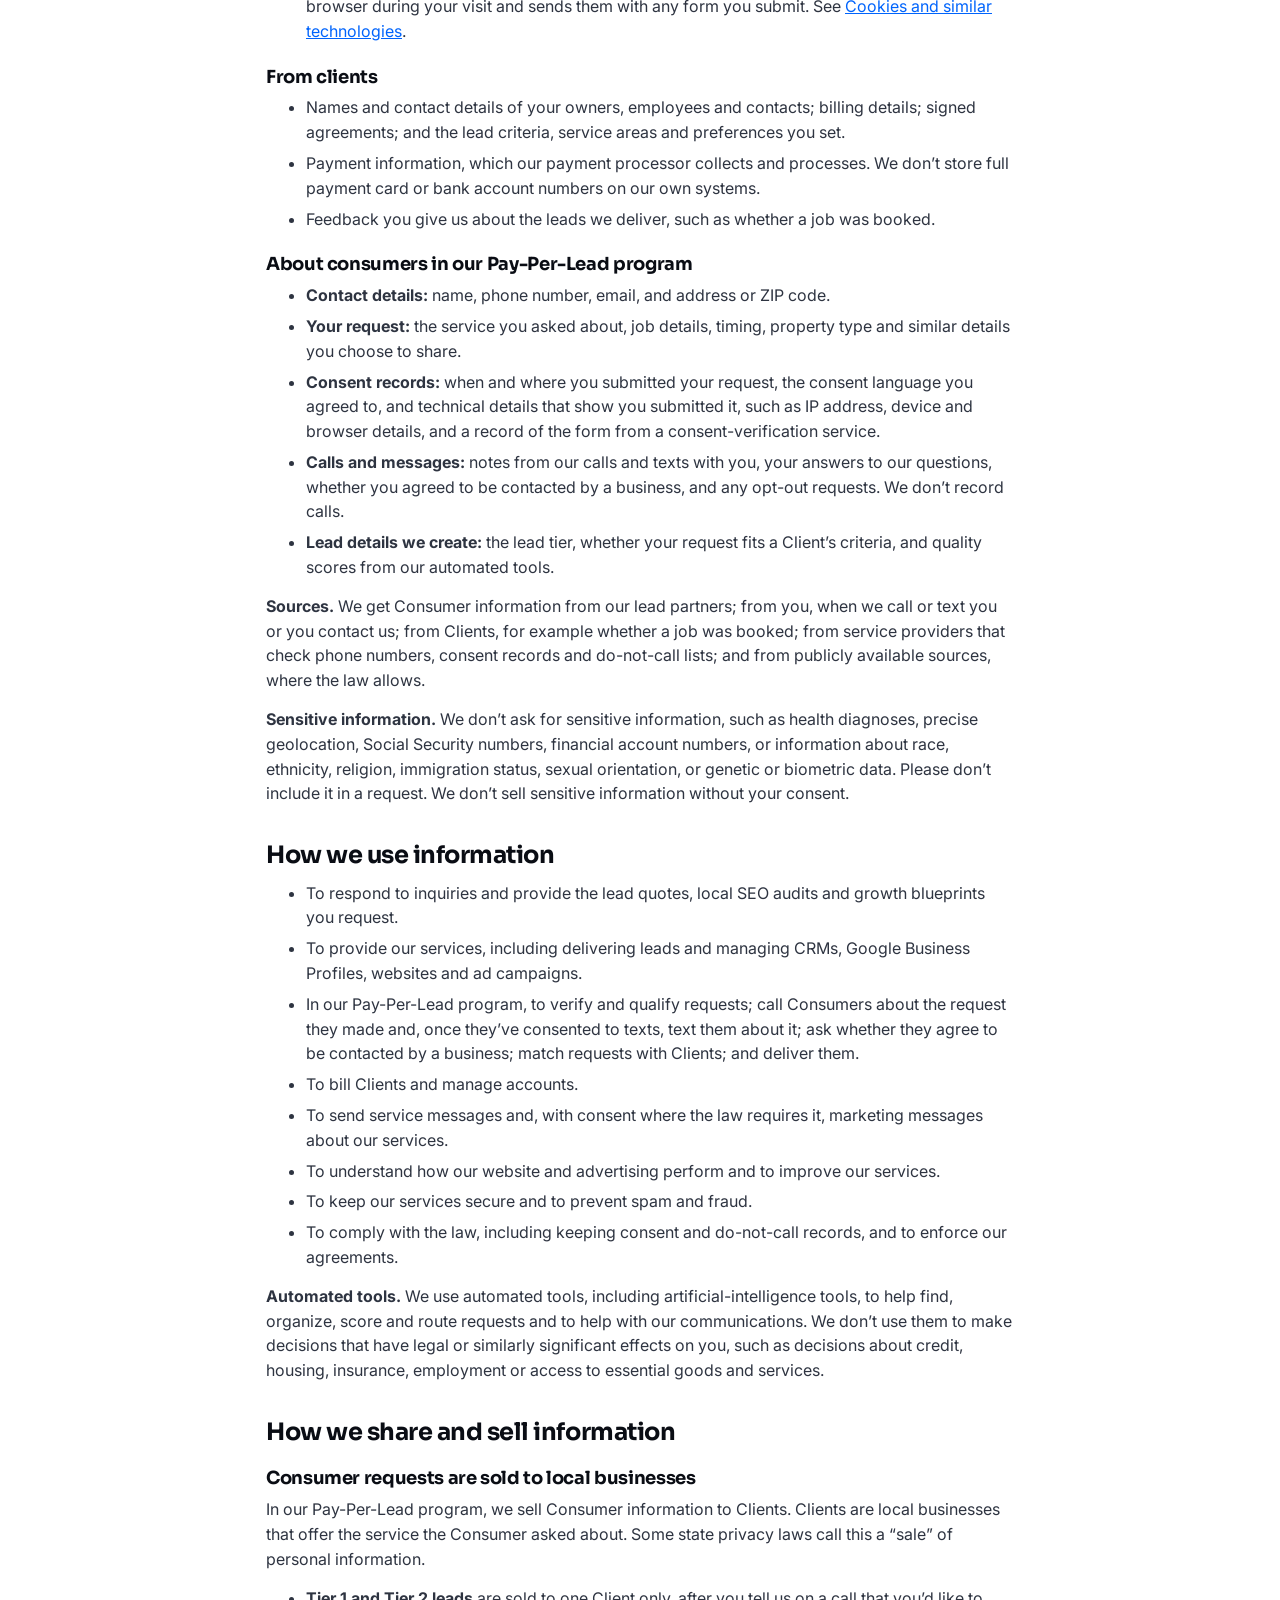
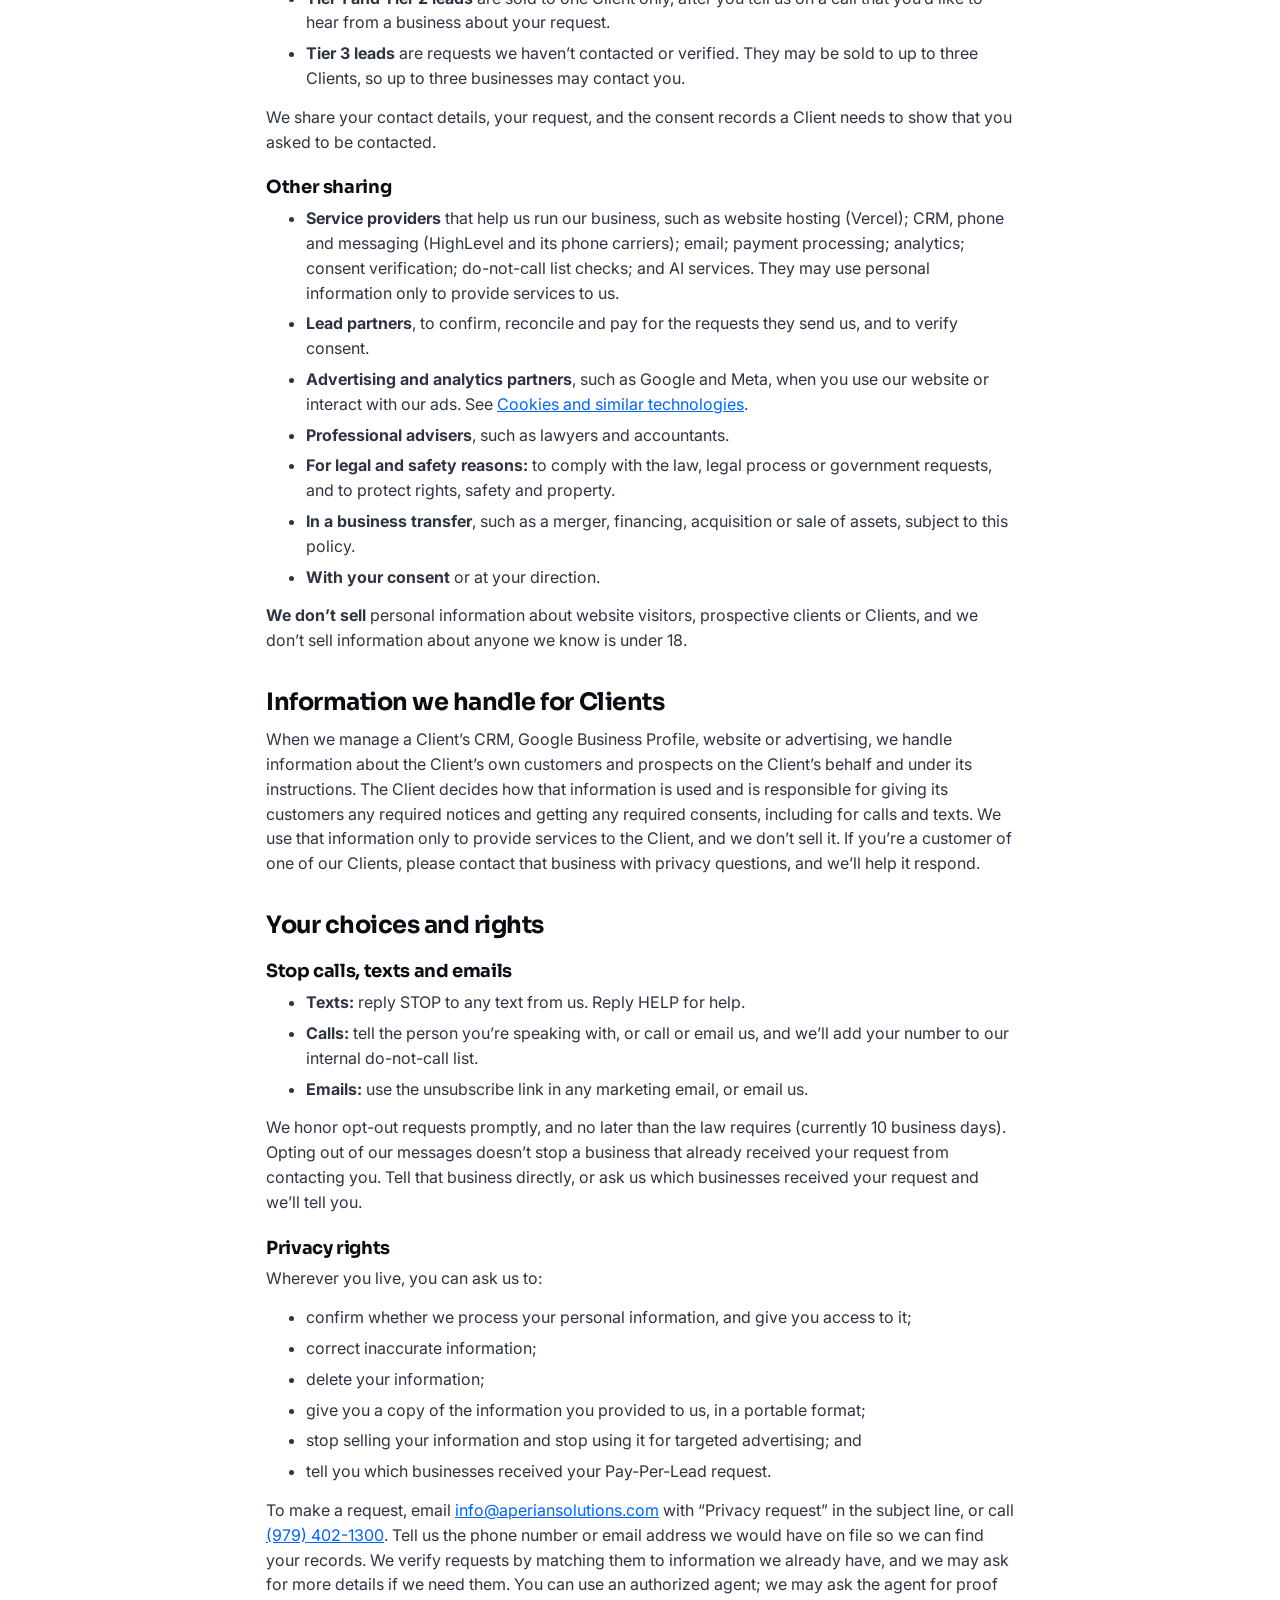
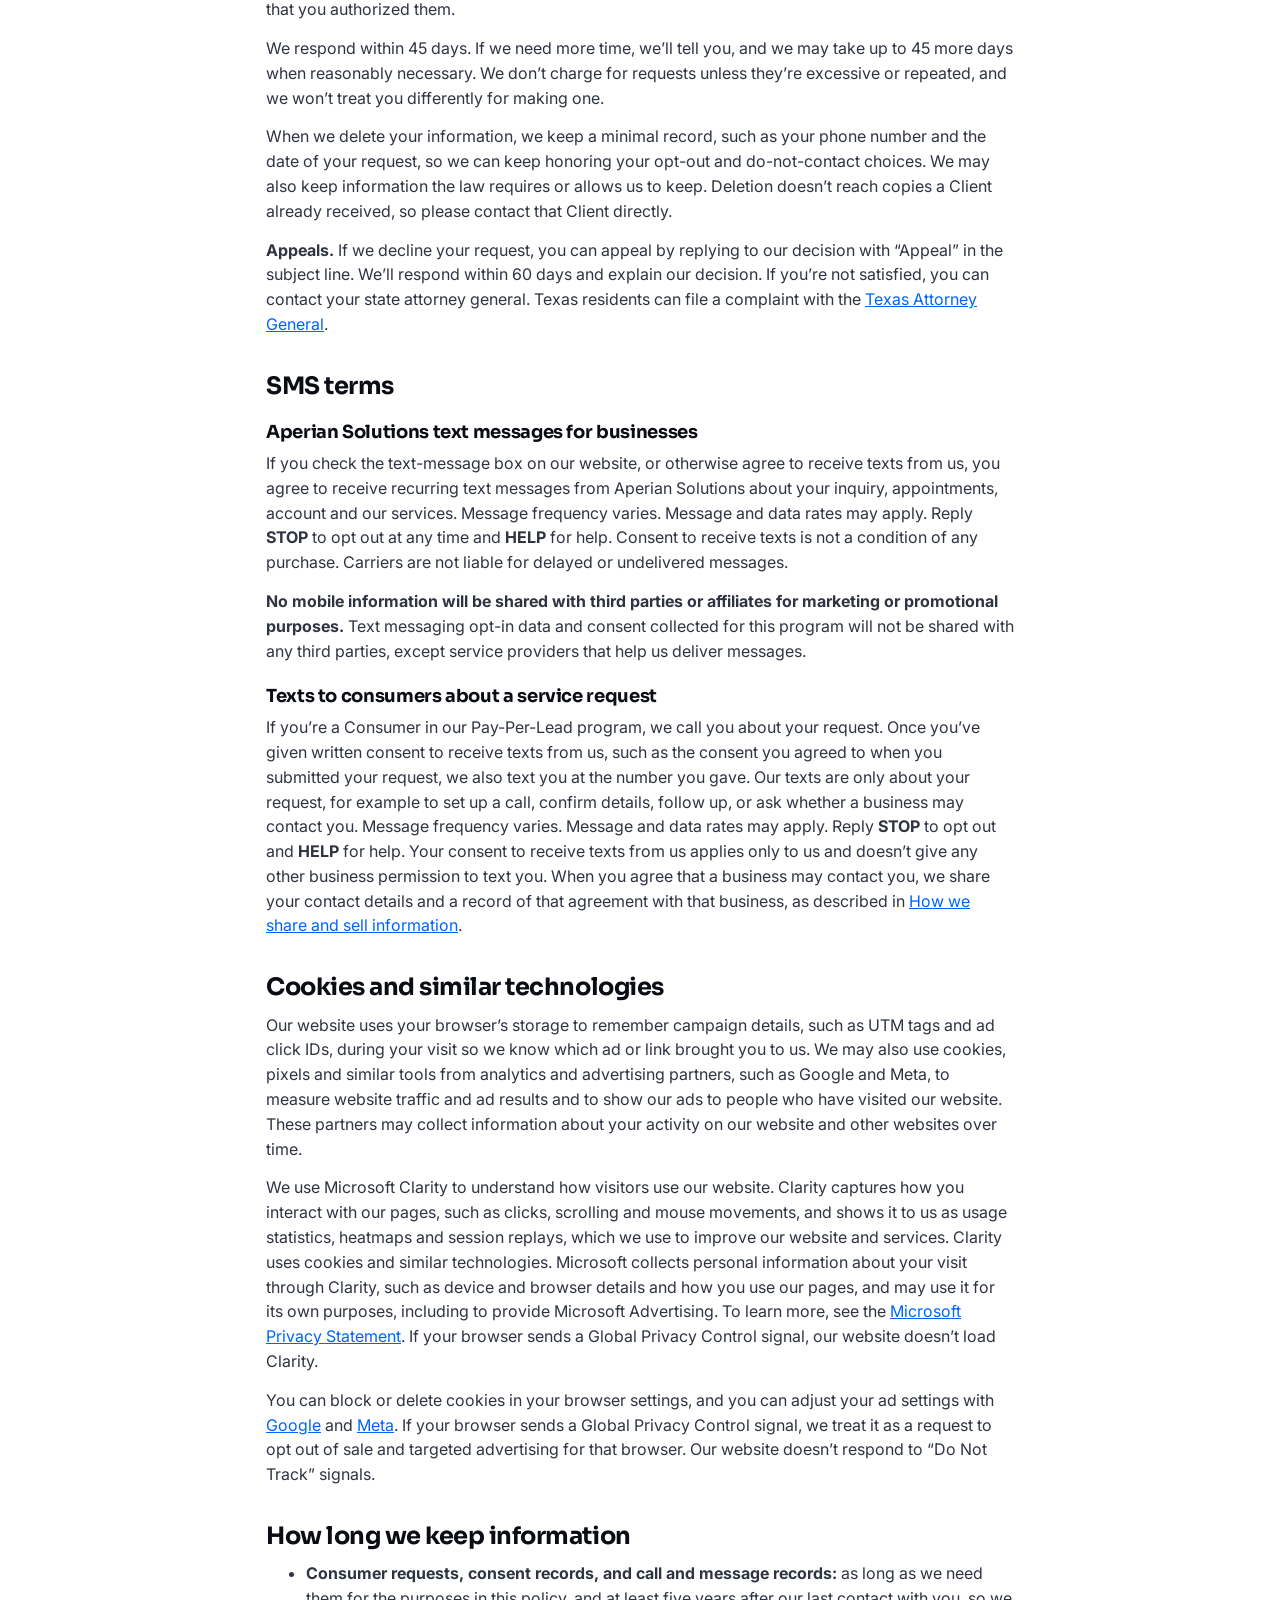
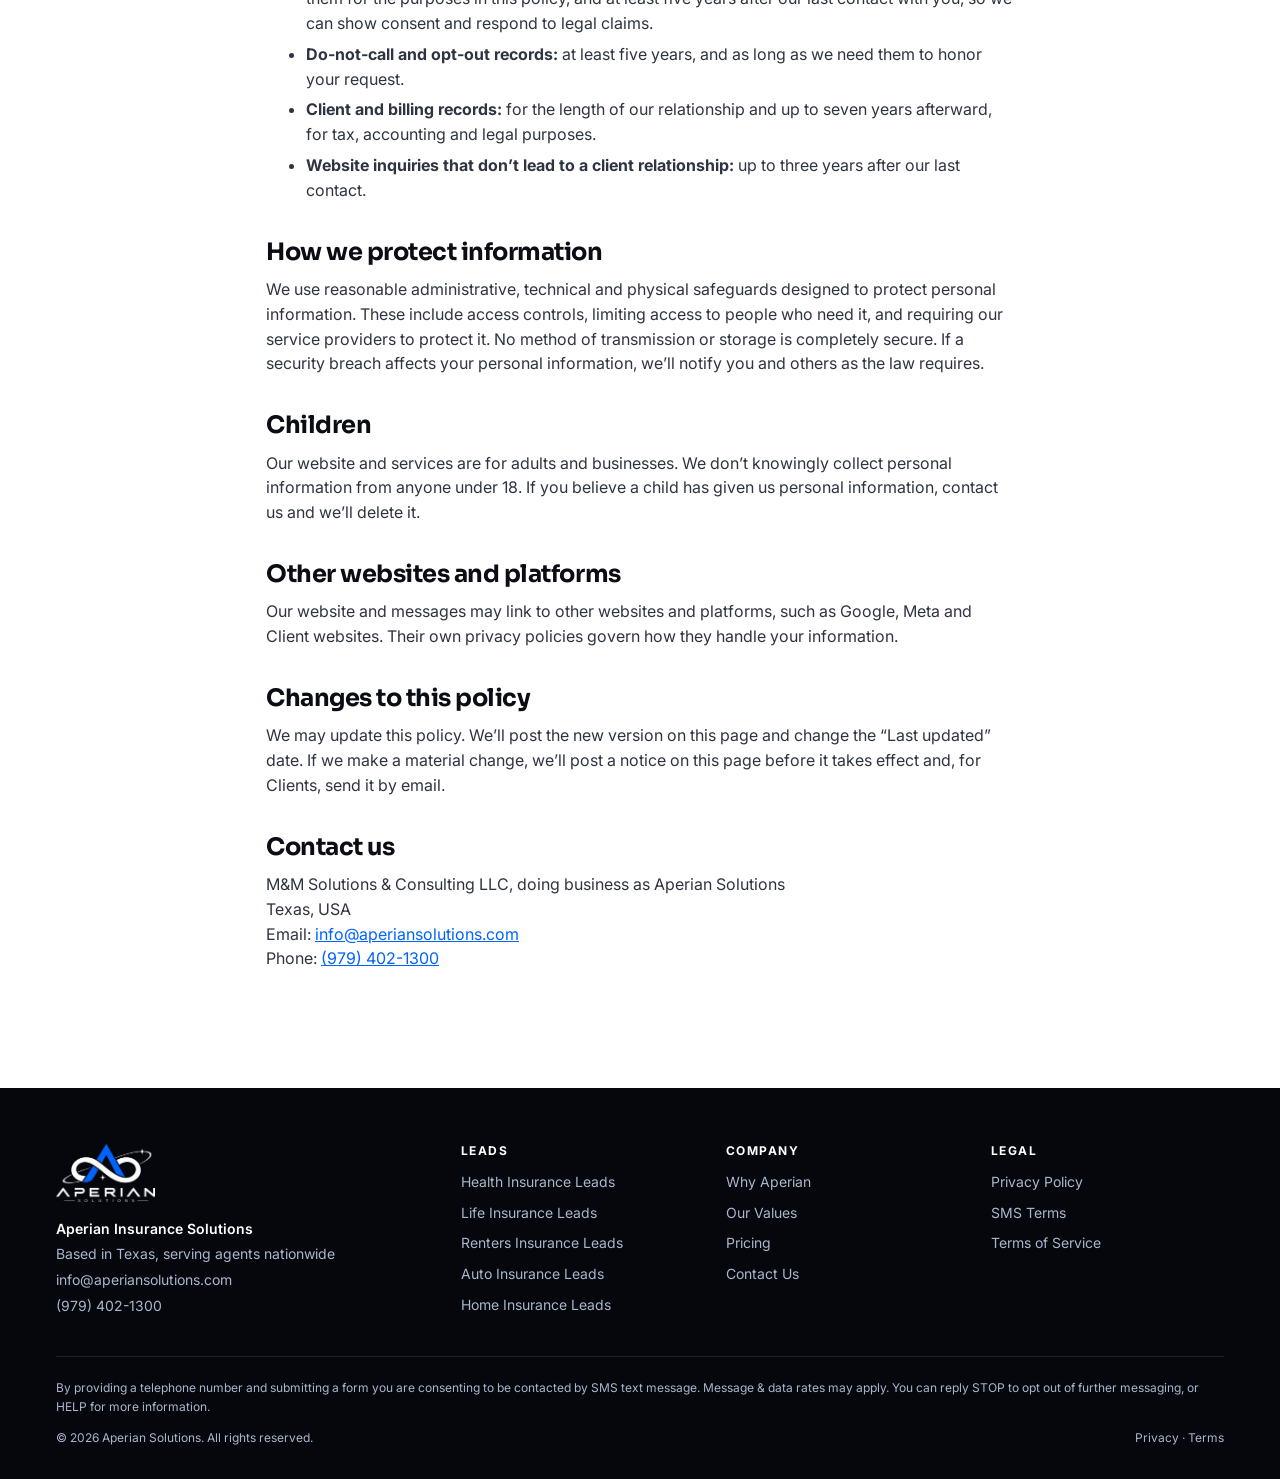
<file: privacy.html>
<!doctype html>
<html lang="en">
<head>
<meta charset="utf-8">
<meta name="viewport" content="width=device-width,initial-scale=1,viewport-fit=cover">
<title>Privacy Policy & SMS Terms | Aperian Insurance Solutions</title>
<meta name="description" content="How Aperian collects, uses and protects personal information, and our SMS terms.">
<meta name="robots" content="index,follow,max-image-preview:large">
<link rel="canonical" href="https://aperiansolutions.com/privacy">
<meta name="theme-color" content="#05070D">
<meta property="og:type" content="website"><meta property="og:site_name" content="Aperian Insurance Solutions"><meta property="og:title" content="Privacy Policy & SMS Terms | Aperian Insurance Solutions"><meta property="og:description" content="How Aperian collects, uses and protects personal information, and our SMS terms."><meta property="og:url" content="https://aperiansolutions.com/privacy">
<meta name="twitter:card" content="summary"><meta name="twitter:title" content="Privacy Policy & SMS Terms | Aperian Insurance Solutions"><meta name="twitter:description" content="How Aperian collects, uses and protects personal information, and our SMS terms.">
<link rel="icon" href="/favicon-32.png" sizes="32x32" type="image/png"><link rel="apple-touch-icon" href="/apple-touch-icon.png">
<link rel="preconnect" href="https://fonts.googleapis.com"><link rel="preconnect" href="https://fonts.gstatic.com" crossorigin>
<link rel="stylesheet" href="https://fonts.googleapis.com/css2?family=Inter:wght@400;500;600;700&family=Sora:wght@600;700;800&display=swap">
<link rel="stylesheet" href="/assets/css/ais.css?v=4">
</head>
<body>
<a class="skip" href="#main">Skip to content</a>
<div class="topbar"><div class="wrap"><div>Call or text: <b>(979) 402-1300</b></div><div class="tag">Insurance leads, built in Texas</div></div></div>
<header class="nav">
  <div class="wrap">
    <a class="logo" href="/" aria-label="Aperian Insurance Solutions home"><img src="/assets/img/lockup-dark.png" alt="Aperian Solutions" width="225" height="34"><span class="sub">Insurance<br>Solutions</span></a>
    <nav class="menu" aria-label="Primary">
      <a href="/#different">Why Aperian</a>
      <a href="/#leads">Leads</a>
      <a href="/#values">Our Values</a>
      <a href="/pricing">Pricing</a>
      <a href="/contact">Contact</a>
    </nav>
    <div class="nav-cta">
      <a class="btn btn-primary" href="/contact">Get Started</a>
      <button class="burger" type="button" aria-expanded="false" aria-controls="mnav" aria-label="Open menu">&#9776;</button>
    </div>
  </div>
  <nav id="mnav" class="mnav" aria-label="Mobile"><ul>
    <li><a href="/#different">Why Aperian</a></li><li><a href="/#leads">Leads</a></li><li><a href="/#values">Our Values</a></li><li><a href="/pricing">Pricing</a></li><li><a href="/contact">Contact</a></li>
  </ul></nav>
</header>
<main id="main">

<section class="page-hero">
  <div class="wrap">
    <ol class="crumbs" aria-label="Breadcrumb"><li><a href="/">Home</a></li><li aria-current="page">Privacy Policy</li></ol>
    <h1>Privacy Policy &amp; SMS Terms</h1>
    <p class="lead">Last updated October 10, 2026</p>
  </div>
</section>
<section class="section">
  <div class="wrap prose">
    <p>M&amp;M Solutions &amp; Consulting LLC, doing business as Aperian Solutions (&ldquo;Aperian,&rdquo; &ldquo;we,&rdquo; &ldquo;us&rdquo; or &ldquo;our&rdquo;), is a marketing and lead-generation company based in Texas. This Privacy Policy explains how we collect, use, share and protect personal information, and the choices you have.</p>

    <h2 id="summary">The short version</h2>
    <ul>
      <li><strong>If you contact us about our services</strong>, we use your information to respond and to serve your business. We don&rsquo;t sell it.</li>
      <li><strong>If you asked about a local service</strong> (for example, a roofing quote) and your request reached us through our Pay-Per-Lead program, we&rsquo;ll call you about your request and, once you&rsquo;ve agreed to receive texts, text you too. We also <strong>sell your information to a local business</strong> that offers that service. Tier 1 and Tier 2 leads go to one business only. Tier 3 leads may go to up to three businesses.</li>
      <li><strong>You&rsquo;re in control.</strong> You can ask us to stop calling or texting you, stop selling your information, or delete it. See <a href="#choices">Your choices and rights</a>.</li>
    </ul>

    <h2 id="scope">Who this policy covers</h2>
    <p>This policy applies to:</p>
    <ul>
      <li><strong>Website visitors and prospective clients:</strong> people who visit aperiansolutions.com or contact us about our services.</li>
      <li><strong>Clients:</strong> businesses that buy our services, and their owners, employees and contacts.</li>
      <li><strong>Consumers:</strong> people who asked about a service offered by local businesses and whose request reached us through our Pay-Per-Lead program, usually from one of our lead partners. Lead partners are companies that run websites, forms, ads or phone lines where people ask for quotes.</li>
    </ul>
    <p>After we deliver a Consumer&rsquo;s request to a Client, the Client handles it under its own privacy policy. When we run a Client&rsquo;s CRM, Google Business Profile, website or ad accounts, we handle information on the Client&rsquo;s behalf, as explained in <a href="#clients">Information we handle for Clients</a>.</p>

    <h2 id="collect">Information we collect</h2>
    <h3>From website visitors and prospective clients</h3>
    <ul>
      <li><strong>Information you give us:</strong> your name, company name, email, phone number, website or Google Business Profile link, city or service area, the services you&rsquo;re interested in, whether you agree to receive texts, and what you tell us you&rsquo;re looking for help with.</li>
      <li><strong>Communications:</strong> emails, texts and calls with us, and our notes about them.</li>
      <li><strong>Information collected automatically:</strong> IP address, browser and device type, pages visited, the page you first landed on, the referring website, and campaign details from the link you clicked, such as UTM tags and Google or Meta click IDs. Our website keeps campaign details in your browser during your visit and sends them with any form you submit. See <a href="#cookies">Cookies and similar technologies</a>.</li>
    </ul>
    <h3>From clients</h3>
    <ul>
      <li>Names and contact details of your owners, employees and contacts; billing details; signed agreements; and the lead criteria, service areas and preferences you set.</li>
      <li>Payment information, which our payment processor collects and processes. We don&rsquo;t store full payment card or bank account numbers on our own systems.</li>
      <li>Feedback you give us about the leads we deliver, such as whether a job was booked.</li>
    </ul>
    <h3>About consumers in our Pay-Per-Lead program</h3>
    <ul>
      <li><strong>Contact details:</strong> name, phone number, email, and address or ZIP code.</li>
      <li><strong>Your request:</strong> the service you asked about, job details, timing, property type and similar details you choose to share.</li>
      <li><strong>Consent records:</strong> when and where you submitted your request, the consent language you agreed to, and technical details that show you submitted it, such as IP address, device and browser details, and a record of the form from a consent-verification service.</li>
      <li><strong>Calls and messages:</strong> notes from our calls and texts with you, your answers to our questions, whether you agreed to be contacted by a business, and any opt-out requests. We don&rsquo;t record calls.</li>
      <li><strong>Lead details we create:</strong> the lead tier, whether your request fits a Client&rsquo;s criteria, and quality scores from our automated tools.</li>
    </ul>
    <p><strong>Sources.</strong> We get Consumer information from our lead partners; from you, when we call or text you or you contact us; from Clients, for example whether a job was booked; from service providers that check phone numbers, consent records and do-not-call lists; and from publicly available sources, where the law allows.</p>
    <p><strong>Sensitive information.</strong> We don&rsquo;t ask for sensitive information, such as health diagnoses, precise geolocation, Social Security numbers, financial account numbers, or information about race, ethnicity, religion, immigration status, sexual orientation, or genetic or biometric data. Please don&rsquo;t include it in a request. We don&rsquo;t sell sensitive information without your consent.</p>

    <h2 id="use">How we use information</h2>
    <ul>
      <li>To respond to inquiries and provide the lead quotes, local SEO audits and growth blueprints you request.</li>
      <li>To provide our services, including delivering leads and managing CRMs, Google Business Profiles, websites and ad campaigns.</li>
      <li>In our Pay-Per-Lead program, to verify and qualify requests; call Consumers about the request they made and, once they&rsquo;ve consented to texts, text them about it; ask whether they agree to be contacted by a business; match requests with Clients; and deliver them.</li>
      <li>To bill Clients and manage accounts.</li>
      <li>To send service messages and, with consent where the law requires it, marketing messages about our services.</li>
      <li>To understand how our website and advertising perform and to improve our services.</li>
      <li>To keep our services secure and to prevent spam and fraud.</li>
      <li>To comply with the law, including keeping consent and do-not-call records, and to enforce our agreements.</li>
    </ul>
    <p><strong>Automated tools.</strong> We use automated tools, including artificial-intelligence tools, to help find, organize, score and route requests and to help with our communications. We don&rsquo;t use them to make decisions that have legal or similarly significant effects on you, such as decisions about credit, housing, insurance, employment or access to essential goods and services.</p>

    <h2 id="share">How we share and sell information</h2>
    <h3>Consumer requests are sold to local businesses</h3>
    <p>In our Pay-Per-Lead program, we sell Consumer information to Clients. Clients are local businesses that offer the service the Consumer asked about. Some state privacy laws call this a &ldquo;sale&rdquo; of personal information.</p>
    <ul>
      <li><strong>Tier 1 and Tier 2 leads</strong> are sold to one Client only, after you tell us on a call that you&rsquo;d like to hear from a business about your request.</li>
      <li><strong>Tier 3 leads</strong> are requests we haven&rsquo;t contacted or verified. They may be sold to up to three Clients, so up to three businesses may contact you.</li>
    </ul>
    <p>We share your contact details, your request, and the consent records a Client needs to show that you asked to be contacted.</p>
    <h3>Other sharing</h3>
    <ul>
      <li><strong>Service providers</strong> that help us run our business, such as website hosting (Vercel); CRM, phone and messaging (HighLevel and its phone carriers); email; payment processing; analytics; consent verification; do-not-call list checks; and AI services. They may use personal information only to provide services to us.</li>
      <li><strong>Lead partners</strong>, to confirm, reconcile and pay for the requests they send us, and to verify consent.</li>
      <li><strong>Advertising and analytics partners</strong>, such as Google and Meta, when you use our website or interact with our ads. See <a href="#cookies">Cookies and similar technologies</a>.</li>
      <li><strong>Professional advisers</strong>, such as lawyers and accountants.</li>
      <li><strong>For legal and safety reasons:</strong> to comply with the law, legal process or government requests, and to protect rights, safety and property.</li>
      <li><strong>In a business transfer</strong>, such as a merger, financing, acquisition or sale of assets, subject to this policy.</li>
      <li><strong>With your consent</strong> or at your direction.</li>
    </ul>
    <p><strong>We don&rsquo;t sell</strong> personal information about website visitors, prospective clients or Clients, and we don&rsquo;t sell information about anyone we know is under 18.</p>

    <h2 id="clients">Information we handle for Clients</h2>
    <p>When we manage a Client&rsquo;s CRM, Google Business Profile, website or advertising, we handle information about the Client&rsquo;s own customers and prospects on the Client&rsquo;s behalf and under its instructions. The Client decides how that information is used and is responsible for giving its customers any required notices and getting any required consents, including for calls and texts. We use that information only to provide services to the Client, and we don&rsquo;t sell it. If you&rsquo;re a customer of one of our Clients, please contact that business with privacy questions, and we&rsquo;ll help it respond.</p>

    <h2 id="choices">Your choices and rights</h2>
    <h3>Stop calls, texts and emails</h3>
    <ul>
      <li><strong>Texts:</strong> reply STOP to any text from us. Reply HELP for help.</li>
      <li><strong>Calls:</strong> tell the person you&rsquo;re speaking with, or call or email us, and we&rsquo;ll add your number to our internal do-not-call list.</li>
      <li><strong>Emails:</strong> use the unsubscribe link in any marketing email, or email us.</li>
    </ul>
    <p>We honor opt-out requests promptly, and no later than the law requires (currently 10 business days). Opting out of our messages doesn&rsquo;t stop a business that already received your request from contacting you. Tell that business directly, or ask us which businesses received your request and we&rsquo;ll tell you.</p>
    <h3>Privacy rights</h3>
    <p>Wherever you live, you can ask us to:</p>
    <ul>
      <li>confirm whether we process your personal information, and give you access to it;</li>
      <li>correct inaccurate information;</li>
      <li>delete your information;</li>
      <li>give you a copy of the information you provided to us, in a portable format;</li>
      <li>stop selling your information and stop using it for targeted advertising; and</li>
      <li>tell you which businesses received your Pay-Per-Lead request.</li>
    </ul>
    <p>To make a request, email <a href="mailto:info@aperiansolutions.com?subject=Privacy%20request">info@aperiansolutions.com</a> with &ldquo;Privacy request&rdquo; in the subject line, or call <a href="tel:+19794021300">(979) 402-1300</a>. Tell us the phone number or email address we would have on file so we can find your records. We verify requests by matching them to information we already have, and we may ask for more details if we need them. You can use an authorized agent; we may ask the agent for proof that you authorized them.</p>
    <p>We respond within 45 days. If we need more time, we&rsquo;ll tell you, and we may take up to 45 more days when reasonably necessary. We don&rsquo;t charge for requests unless they&rsquo;re excessive or repeated, and we won&rsquo;t treat you differently for making one.</p>
    <p>When we delete your information, we keep a minimal record, such as your phone number and the date of your request, so we can keep honoring your opt-out and do-not-contact choices. We may also keep information the law requires or allows us to keep. Deletion doesn&rsquo;t reach copies a Client already received, so please contact that Client directly.</p>
    <p><strong>Appeals.</strong> If we decline your request, you can appeal by replying to our decision with &ldquo;Appeal&rdquo; in the subject line. We&rsquo;ll respond within 60 days and explain our decision. If you&rsquo;re not satisfied, you can contact your state attorney general. Texas residents can file a complaint with the <a href="https://www.texasattorneygeneral.gov/consumer-protection/file-consumer-complaint">Texas Attorney General</a>.</p>

    <h2 id="sms">SMS terms</h2>
    <h3>Aperian Solutions text messages for businesses</h3>
    <p>If you check the text-message box on our website, or otherwise agree to receive texts from us, you agree to receive recurring text messages from Aperian Solutions about your inquiry, appointments, account and our services. Message frequency varies. Message and data rates may apply. Reply <strong>STOP</strong> to opt out at any time and <strong>HELP</strong> for help. Consent to receive texts is not a condition of any purchase. Carriers are not liable for delayed or undelivered messages.</p>
    <p><strong>No mobile information will be shared with third parties or affiliates for marketing or promotional purposes.</strong> Text messaging opt-in data and consent collected for this program will not be shared with any third parties, except service providers that help us deliver messages.</p>
    <h3>Texts to consumers about a service request</h3>
    <p>If you&rsquo;re a Consumer in our Pay-Per-Lead program, we call you about your request. Once you&rsquo;ve given written consent to receive texts from us, such as the consent you agreed to when you submitted your request, we also text you at the number you gave. Our texts are only about your request, for example to set up a call, confirm details, follow up, or ask whether a business may contact you. Message frequency varies. Message and data rates may apply. Reply <strong>STOP</strong> to opt out and <strong>HELP</strong> for help. Your consent to receive texts from us applies only to us and doesn&rsquo;t give any other business permission to text you. When you agree that a business may contact you, we share your contact details and a record of that agreement with that business, as described in <a href="#share">How we share and sell information</a>.</p>

    <h2 id="cookies">Cookies and similar technologies</h2>
    <p>Our website uses your browser&rsquo;s storage to remember campaign details, such as UTM tags and ad click IDs, during your visit so we know which ad or link brought you to us. We may also use cookies, pixels and similar tools from analytics and advertising partners, such as Google and Meta, to measure website traffic and ad results and to show our ads to people who have visited our website. These partners may collect information about your activity on our website and other websites over time.</p>
    <p>We use Microsoft Clarity to understand how visitors use our website. Clarity captures how you interact with our pages, such as clicks, scrolling and mouse movements, and shows it to us as usage statistics, heatmaps and session replays, which we use to improve our website and services. Clarity uses cookies and similar technologies. Microsoft collects personal information about your visit through Clarity, such as device and browser details and how you use our pages, and may use it for its own purposes, including to provide Microsoft Advertising. To learn more, see the <a href="https://privacy.microsoft.com/en-us/privacystatement">Microsoft Privacy Statement</a>. If your browser sends a Global Privacy Control signal, our website doesn&rsquo;t load Clarity.</p>
    <p>You can block or delete cookies in your browser settings, and you can adjust your ad settings with <a href="https://myadcenter.google.com">Google</a> and <a href="https://www.facebook.com/adpreferences">Meta</a>. If your browser sends a Global Privacy Control signal, we treat it as a request to opt out of sale and targeted advertising for that browser. Our website doesn&rsquo;t respond to &ldquo;Do Not Track&rdquo; signals.</p>

    <h2 id="retention">How long we keep information</h2>
    <ul>
      <li><strong>Consumer requests, consent records, and call and message records:</strong> as long as we need them for the purposes in this policy, and at least five years after our last contact with you, so we can show consent and respond to legal claims.</li>
      <li><strong>Do-not-call and opt-out records:</strong> at least five years, and as long as we need them to honor your request.</li>
      <li><strong>Client and billing records:</strong> for the length of our relationship and up to seven years afterward, for tax, accounting and legal purposes.</li>
      <li><strong>Website inquiries that don&rsquo;t lead to a client relationship:</strong> up to three years after our last contact.</li>
    </ul>

    <h2 id="security">How we protect information</h2>
    <p>We use reasonable administrative, technical and physical safeguards designed to protect personal information. These include access controls, limiting access to people who need it, and requiring our service providers to protect it. No method of transmission or storage is completely secure. If a security breach affects your personal information, we&rsquo;ll notify you and others as the law requires.</p>

    <h2 id="children">Children</h2>
    <p>Our website and services are for adults and businesses. We don&rsquo;t knowingly collect personal information from anyone under 18. If you believe a child has given us personal information, contact us and we&rsquo;ll delete it.</p>

    <h2 id="links">Other websites and platforms</h2>
    <p>Our website and messages may link to other websites and platforms, such as Google, Meta and Client websites. Their own privacy policies govern how they handle your information.</p>

    <h2 id="changes">Changes to this policy</h2>
    <p>We may update this policy. We&rsquo;ll post the new version on this page and change the &ldquo;Last updated&rdquo; date. If we make a material change, we&rsquo;ll post a notice on this page before it takes effect and, for Clients, send it by email.</p>

    <h2 id="contact">Contact us</h2>
    <p>M&amp;M Solutions &amp; Consulting LLC, doing business as Aperian Solutions<br>Texas, USA<br>Email: <a href="mailto:info@aperiansolutions.com">info@aperiansolutions.com</a><br>Phone: <a href="tel:+19794021300">(979) 402-1300</a></p>
  </div>
</section>

</main>
<footer>
  <div class="wrap">
    <div class="fgrid">
      <div class="fbrand">
        <img src="/assets/img/logo-light.png" alt="Aperian Solutions" width="100" height="58" loading="lazy">
        <p><b>Aperian Insurance Solutions</b><span>Based in Texas, serving agents nationwide</span><span>info@aperiansolutions.com</span><span>(979) 402-1300</span></p>
      </div>
      <div><h4>Leads</h4><ul><li><a href="/#leads">Health Insurance Leads</a></li><li><a href="/#leads">Life Insurance Leads</a></li><li><a href="/#leads">Renters Insurance Leads</a></li><li><a href="/#leads">Auto Insurance Leads</a></li><li><a href="/#leads">Home Insurance Leads</a></li></ul></div>
      <div><h4>Company</h4><ul><li><a href="/#different">Why Aperian</a></li><li><a href="/#values">Our Values</a></li><li><a href="/pricing">Pricing</a></li><li><a href="/contact">Contact Us</a></li></ul></div>
      <div><h4>Legal</h4><ul><li><a href="/privacy">Privacy Policy</a></li><li><a href="/privacy#sms">SMS Terms</a></li><li><a href="/terms">Terms of Service</a></li></ul></div>
    </div>
    <div class="fbot">
      <p>By providing a telephone number and submitting a form you are consenting to be contacted by SMS text message. Message &amp; data rates may apply. You can reply STOP to opt out of further messaging, or HELP for more information.</p>
      <div class="legal"><span>&copy; 2026 Aperian Solutions. All rights reserved.</span><span><a href="/privacy">Privacy</a> &middot; <a href="/terms">Terms</a></span></div>
    </div>
  </div>
</footer>
<script>
(function(){var b=document.querySelector('.burger'),m=document.getElementById('mnav');if(!b||!m)return;
b.addEventListener('click',function(){var o=m.classList.toggle('open');b.setAttribute('aria-expanded',o?'true':'false');});
m.addEventListener('click',function(e){if(e.target.tagName==='A'){m.classList.remove('open');b.setAttribute('aria-expanded','false');}});})();
</script>

</body>
</html>
</file>
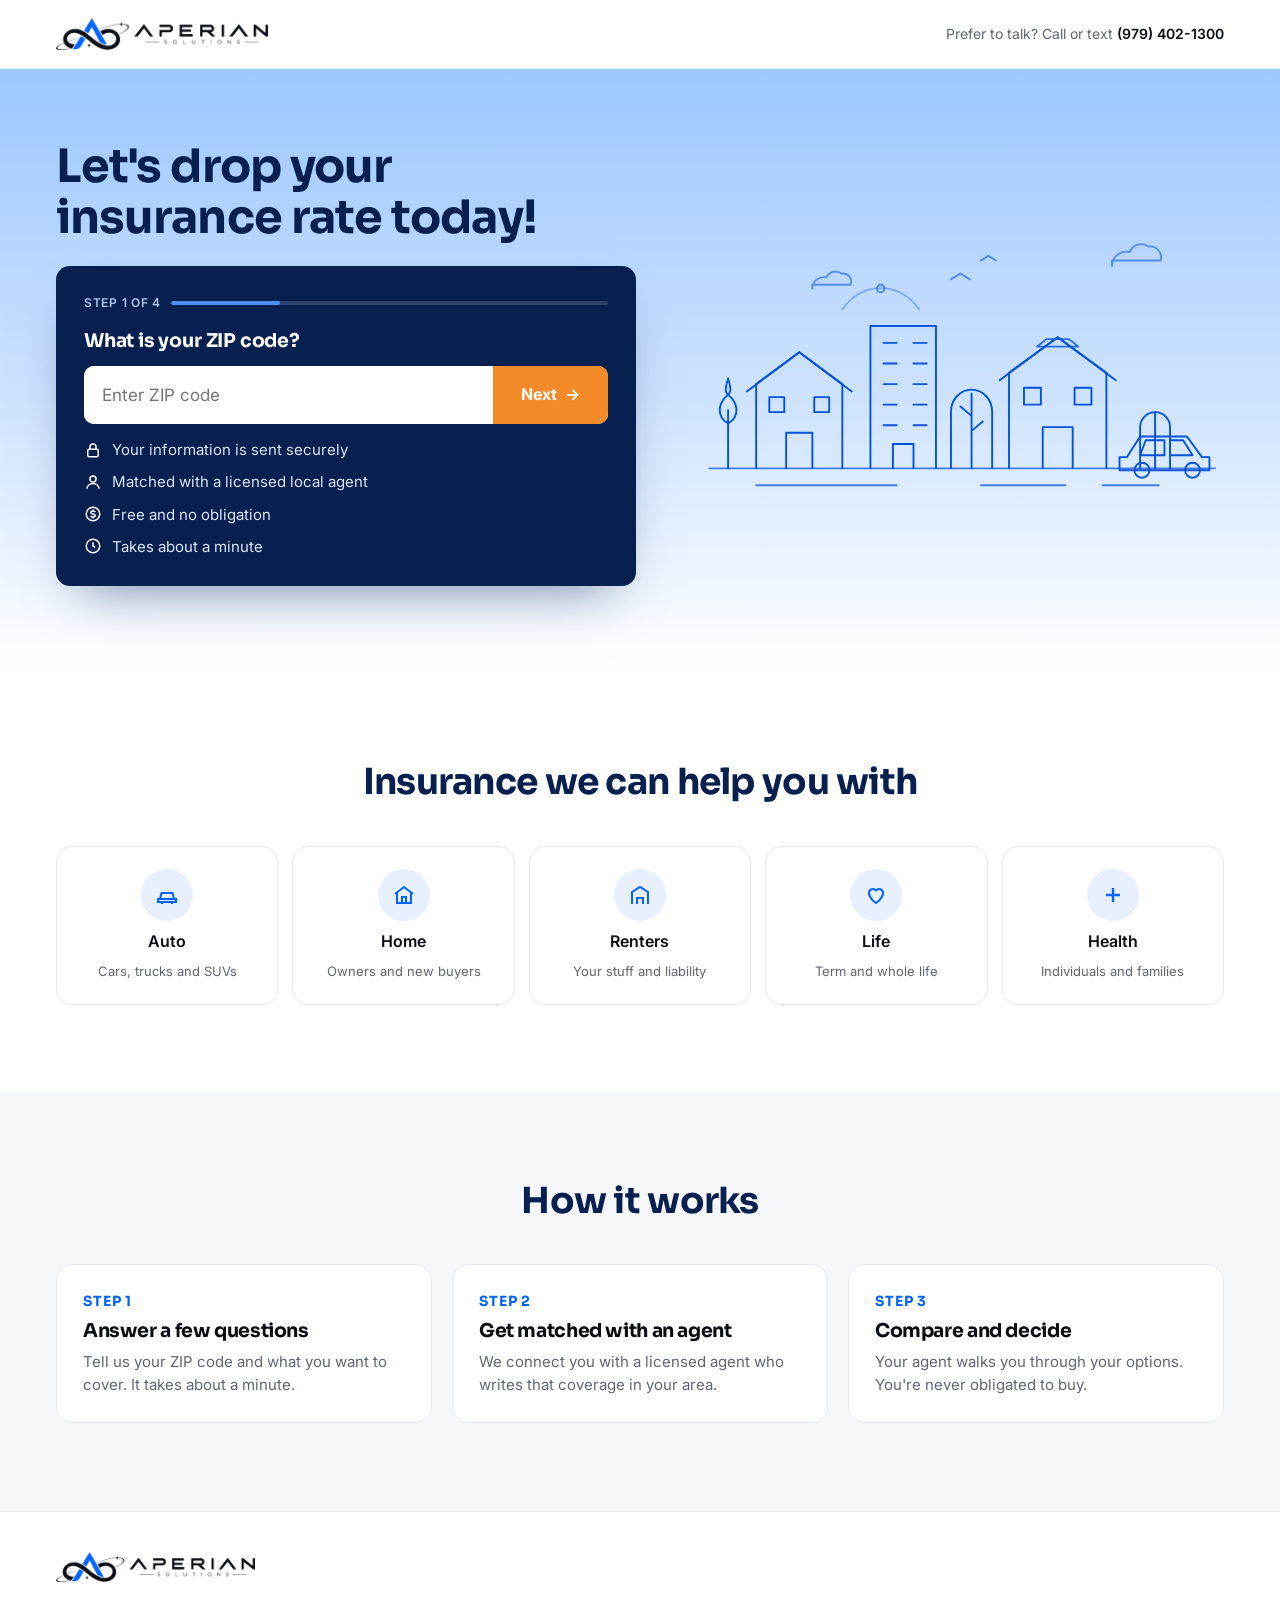
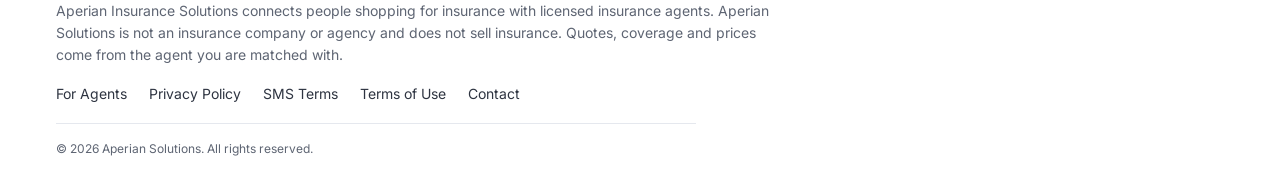
<file: quote.html>
<!doctype html>
<html lang="en">
<head>
<meta charset="utf-8">
<meta name="viewport" content="width=device-width,initial-scale=1,viewport-fit=cover">
<title>Compare Insurance Quotes Near You | Aperian Insurance Solutions</title>
<meta name="description" content="Get matched with a licensed local agent for auto, home, renters, life or health insurance quotes. Free, no obligation, about a minute to start.">
<meta name="robots" content="index,follow,max-image-preview:large">
<link rel="canonical" href="https://inquiry.aperiansolutions.com/">
<meta name="theme-color" content="#07204F">
<meta property="og:type" content="website"><meta property="og:site_name" content="Aperian Insurance Solutions"><meta property="og:title" content="Compare Insurance Quotes Near You"><meta property="og:description" content="Free, no-obligation insurance quotes from a licensed local agent."><meta property="og:url" content="https://inquiry.aperiansolutions.com/">
<link rel="icon" href="/favicon-32.png" sizes="32x32" type="image/png"><link rel="apple-touch-icon" href="/apple-touch-icon.png">
<link rel="preconnect" href="https://fonts.googleapis.com"><link rel="preconnect" href="https://fonts.gstatic.com" crossorigin>
<link rel="stylesheet" href="https://fonts.googleapis.com/css2?family=Inter:wght@400;500;600;700&family=Sora:wght@600;700;800&display=swap">
<link rel="stylesheet" href="/assets/css/ais.css?v=4">
<link rel="stylesheet" href="/assets/css/quote.css?v=2">
</head>
<body>
<a class="skip" href="#quote">Skip to the quote form</a>
<header class="q-top">
  <div class="wrap">
    <img src="/assets/img/lockup-dark.png" alt="Aperian Solutions" width="212" height="32">
    <div class="call"><span>Prefer to talk? </span>Call or text <b>(979) 402-1300</b></div>
  </div>
</header>

<main id="main">
<section class="q-hero">
  <div class="wrap">
    <div>
      <h1 id="q-headline">Let's drop your insurance rate today!</h1>
      <form class="qcard" id="quote" novalidate aria-labelledby="q-headline">
        <div class="qprog" aria-hidden="true"><span id="q-stepnum">Step 1 of 4</span><span class="bar"><i id="q-bar"></i></span></div>

        <!-- Step 1: ZIP -->
        <div class="qstep" data-step="1">
          <h2>What is your ZIP code?</h2>
          <div class="qrow">
            <input id="q-zip" name="zip" inputmode="numeric" autocomplete="postal-code" maxlength="5" pattern="[0-9]{5}" placeholder="Enter ZIP code" aria-label="ZIP code" aria-describedby="err-zip">
            <button class="qbtn" type="button" data-next>Next <span aria-hidden="true">&rarr;</span></button>
          </div>
          <span class="qerr" id="err-zip" role="alert"></span>
          <ul class="qtrust">
            <li><svg width="18" height="18" viewBox="0 0 24 24" fill="none" stroke="currentColor" stroke-width="2" aria-hidden="true"><rect x="5" y="11" width="14" height="10" rx="2"/><path d="M8 11V8a4 4 0 018 0v3"/></svg>Your information is sent securely</li>
            <li><svg width="18" height="18" viewBox="0 0 24 24" fill="none" stroke="currentColor" stroke-width="2" aria-hidden="true"><circle cx="12" cy="8" r="4"/><path d="M4 21c0-4 3.6-7 8-7s8 3 8 7"/></svg>Matched with a licensed local agent</li>
            <li><svg width="18" height="18" viewBox="0 0 24 24" fill="none" stroke="currentColor" stroke-width="2" aria-hidden="true"><circle cx="12" cy="12" r="9"/><path d="M15 9.5c-.5-1-1.6-1.5-3-1.5-1.7 0-3 .8-3 2s1.2 1.7 3 2 3 .9 3 2-1.3 2-3 2c-1.5 0-2.6-.6-3-1.5M12 6v2M12 16v2"/></svg>Free and no obligation</li>
            <li><svg width="18" height="18" viewBox="0 0 24 24" fill="none" stroke="currentColor" stroke-width="2" aria-hidden="true"><circle cx="12" cy="12" r="9"/><path d="M12 7v5l3 2"/></svg>Takes about a minute</li>
          </ul>
        </div>

        <!-- Step 2: coverage type -->
        <div class="qstep" data-step="2" hidden>
          <h2>What kind of insurance do you need?</h2>
          <div class="opts" role="radiogroup" aria-describedby="err-type">
            <label class="opt"><input type="radio" name="insurance_type" value="auto"><span><svg width="20" height="20" viewBox="0 0 24 24" fill="none" stroke="currentColor" stroke-width="2" aria-hidden="true"><path d="M5 16l1.5-6h11L19 16M3 16h18v3H3z"/></svg>Auto</span></label>
            <label class="opt"><input type="radio" name="insurance_type" value="home"><span><svg width="20" height="20" viewBox="0 0 24 24" fill="none" stroke="currentColor" stroke-width="2" aria-hidden="true"><path d="M3 11l9-7 9 7M5 10v10h14V10"/></svg>Home</span></label>
            <label class="opt"><input type="radio" name="insurance_type" value="renters"><span><svg width="20" height="20" viewBox="0 0 24 24" fill="none" stroke="currentColor" stroke-width="2" aria-hidden="true"><path d="M4 21V9l8-5 8 5v12M9 21v-6h6v6"/></svg>Renters</span></label>
            <label class="opt"><input type="radio" name="insurance_type" value="life"><span><svg width="20" height="20" viewBox="0 0 24 24" fill="none" stroke="currentColor" stroke-width="2" aria-hidden="true"><path d="M12 20s-7-4.4-7-10a4 4 0 017-2.6A4 4 0 0119 10c0 5.6-7 10-7 10z"/></svg>Life</span></label>
            <label class="opt"><input type="radio" name="insurance_type" value="health"><span><svg width="20" height="20" viewBox="0 0 24 24" fill="none" stroke="currentColor" stroke-width="2" aria-hidden="true"><path d="M12 5v14M5 12h14"/></svg>Health</span></label>
          </div>
          <span class="qerr" id="err-type" role="alert"></span>
          <button class="qback" type="button" data-back>&larr; Back</button>
        </div>

        <!-- Step 3: a few details, depending on type -->
        <div class="qstep" data-step="3" hidden>
          <h2 id="q-s3-title">A few quick details</h2>
          <div class="qgrid">
            <label class="qfield">Do you have this insurance now?
              <select name="currently_insured" id="q-insured"><option value="">Choose one</option><option value="yes">Yes</option><option value="no">No</option></select>
            </label>
            <label class="qfield" data-for="auto">How many vehicles?
              <select name="vehicles"><option value="">Choose one</option><option>1</option><option>2</option><option>3</option><option value="4+">4 or more</option></select>
            </label>
            <label class="qfield" data-for="home">Type of home
              <select name="property_type"><option value="">Choose one</option><option value="single_family">Single-family house</option><option value="condo">Condo or townhome</option><option value="mobile">Mobile or manufactured</option></select>
            </label>
            <label class="qfield" data-for="life">Coverage amount
              <select name="coverage_amount"><option value="">Choose one</option><option value="100000">$100,000</option><option value="250000">$250,000</option><option value="500000">$500,000</option><option value="1000000+">$1,000,000 or more</option><option value="unsure">Not sure</option></select>
            </label>
            <label class="qfield" data-for="health">People to cover
              <select name="household_size"><option value="">Choose one</option><option>1</option><option>2</option><option>3</option><option>4</option><option value="5+">5 or more</option></select>
            </label>
            <label class="qfield" data-for="life health">Your age
              <select name="age_range"><option value="">Choose one</option><option value="18-25">18 to 25</option><option value="26-35">26 to 35</option><option value="36-45">36 to 45</option><option value="46-55">46 to 55</option><option value="56-64">56 to 64</option><option value="65+">65 or older</option></select>
            </label>
          </div>
          <span class="qerr" id="err-details" role="alert"></span>
          <button class="qbtn block" type="button" data-next>Next <span aria-hidden="true">&rarr;</span></button>
          <button class="qback" type="button" data-back>&larr; Back</button>
        </div>

        <!-- Step 4: contact + consent -->
        <div class="qstep" data-step="4" hidden>
          <h2>Where should your agent send your quotes?</h2>
          <div class="qgrid">
            <label class="qfield">First name<input name="first_name" autocomplete="given-name"></label>
            <label class="qfield">Last name<input name="last_name" autocomplete="family-name"></label>
            <label class="qfield">Email<input name="email" type="email" autocomplete="email" inputmode="email"></label>
            <label class="qfield">Mobile phone<input name="phone" type="tel" autocomplete="tel" inputmode="tel"></label>
          </div>
          <input type="text" name="company_website" class="hp" tabindex="-1" autocomplete="off" aria-hidden="true">
          <label class="qconsent"><input type="checkbox" name="tcpa_consent" id="q-consent">
            <span id="q-consent-text">By checking this box and clicking "Get My Quotes," I give my express written consent for Aperian Solutions and the licensed insurance agents it works with to contact me about insurance quotes at the phone number and email I provided, including calls and text messages that may use automated technology or prerecorded messages. Consent is not a condition of any purchase. Msg &amp; data rates may apply. Msg frequency varies. Reply STOP to opt out, HELP for help. I agree to the <a href="https://aperiansolutions.com/privacy" target="_blank" rel="noopener">Privacy Policy</a> and <a href="https://aperiansolutions.com/terms" target="_blank" rel="noopener">Terms</a>.</span>
          </label>
          <span class="qerr" id="err-contact" role="alert"></span>
          <button class="qbtn block" type="submit" id="q-submit">Get My Quotes <span aria-hidden="true">&rarr;</span></button>
          <button class="qback" type="button" data-back>&larr; Back</button>
        </div>

        <!-- Done -->
        <div class="qstep qdone" data-step="5" hidden tabindex="-1">
          <span class="ck">&#10003;</span>
          <h2 id="q-done-title">You're all set.</h2>
          <p>A licensed agent will reach out shortly with your quotes. Want to talk sooner? Call or text (979) 402-1300.</p>
        </div>
      </form>
    </div>

    <div class="q-art" aria-hidden="true">
      <svg viewBox="0 0 560 300" fill="none" stroke="currentColor" stroke-width="2" stroke-linecap="round" stroke-linejoin="round">
        <path d="M10 262h540M60 280h150M300 280h90M430 280h60" opacity=".7"/>
        <path d="M440 46c0-10 9-17 19-15 3-8 13-11 20-6 9-1 15 7 13 15H440z" opacity=".55"/>
        <path d="M120 70c0-8 7-13 15-12 3-6 11-8 16-4 7-1 12 5 10 12h-41z" opacity=".55"/>
        <path d="M60 262V172l46-34 46 34v90"/><path d="M50 180l56-42 56 42"/><path d="M92 262v-38h28v38"/><path d="M74 186h16v16H74zM122 186h16v16h-16z"/>
        <path d="M182 262V110h70v152"/><path d="M196 128h14M228 128h14M196 150h14M228 150h14M196 172h14M228 172h14M196 194h14M228 194h14M196 216h14M228 216h14"/><path d="M206 262v-26h22v26"/>
        <path d="M268 262v-60c0-14 10-24 22-24s22 10 22 24v60"/><path d="M290 262v-80M290 206l-12-10M290 222l12-10"/>
        <path d="M330 262V160l52-38 52 38v102"/><path d="M320 168l62-46 62 46"/><path d="M366 262v-44h32v44"/><path d="M346 176h18v18h-18zM400 176h18v18h-18z"/><path d="M360 132h44l-10-8h-24z" opacity=".8"/>
        <path d="M470 262v-44a16 16 0 0132 0v44"/><path d="M486 262v-60"/>
        <path d="M456 250l14-22h50l16 22h8v14h-96v-14z"/><circle cx="472" cy="264" r="8"/><circle cx="526" cy="264" r="8"/><path d="M476 232h20v16h-26zM502 232h14l10 16h-24z"/>
        <path d="M30 200v62M30 214c-8-4-12-14-6-24s12-4 6-24c-6 20 0 14 6 24s2 20-6 24z"/>
        <path d="M268 60l10 -6 10 6M300 40l8-5 8 5" opacity=".6"/>
        <path d="M152 92c22-30 60-30 82 0" opacity=".35"/><circle cx="193" cy="70" r="4" opacity=".6"/>
      </svg>
    </div>
  </div>
</section>

<section class="q-sec">
  <div class="wrap">
    <h2>Insurance we can help you with</h2>
    <div class="q-types">
      <a class="q-type" href="#quote" data-pick="auto"><span class="ic"><svg width="24" height="24" viewBox="0 0 24 24" fill="none" stroke="currentColor" stroke-width="2" aria-hidden="true"><path d="M5 16l1.5-6h11L19 16M3 16h18v3H3zM7 19v2M17 19v2"/></svg></span>Auto<small>Cars, trucks and SUVs</small></a>
      <a class="q-type" href="#quote" data-pick="home"><span class="ic"><svg width="24" height="24" viewBox="0 0 24 24" fill="none" stroke="currentColor" stroke-width="2" aria-hidden="true"><path d="M3 11l9-7 9 7M5 10v10h14V10M10 20v-6h4v6"/></svg></span>Home<small>Owners and new buyers</small></a>
      <a class="q-type" href="#quote" data-pick="renters"><span class="ic"><svg width="24" height="24" viewBox="0 0 24 24" fill="none" stroke="currentColor" stroke-width="2" aria-hidden="true"><path d="M4 21V9l8-5 8 5v12M9 21v-6h6v6"/></svg></span>Renters<small>Your stuff and liability</small></a>
      <a class="q-type" href="#quote" data-pick="life"><span class="ic"><svg width="24" height="24" viewBox="0 0 24 24" fill="none" stroke="currentColor" stroke-width="2" aria-hidden="true"><path d="M12 20s-7-4.4-7-10a4 4 0 017-2.6A4 4 0 0119 10c0 5.6-7 10-7 10z"/></svg></span>Life<small>Term and whole life</small></a>
      <a class="q-type" href="#quote" data-pick="health"><span class="ic"><svg width="24" height="24" viewBox="0 0 24 24" fill="none" stroke="currentColor" stroke-width="2.4" aria-hidden="true"><path d="M12 5v14M5 12h14"/></svg></span>Health<small>Individuals and families</small></a>
    </div>
  </div>
</section>

<section class="q-sec q-how">
  <div class="wrap">
    <h2>How it works</h2>
    <div class="q-steps">
      <div class="q-step"><b>STEP 1</b><h3>Answer a few questions</h3><p>Tell us your ZIP code and what you want to cover. It takes about a minute.</p></div>
      <div class="q-step"><b>STEP 2</b><h3>Get matched with an agent</h3><p>We connect you with a licensed agent who writes that coverage in your area.</p></div>
      <div class="q-step"><b>STEP 3</b><h3>Compare and decide</h3><p>Your agent walks you through your options. You're never obligated to buy.</p></div>
    </div>
  </div>
</section>
</main>

<footer class="q-foot">
  <div class="wrap">
    <img src="/assets/img/lockup-dark.png" alt="Aperian Solutions" width="198" height="30" loading="lazy">
    <p>Aperian Insurance Solutions connects people shopping for insurance with licensed insurance agents. Aperian Solutions is not an insurance company or agency and does not sell insurance. Quotes, coverage and prices come from the agent you are matched with.</p>
    <nav aria-label="Footer">
      <a href="https://aperiansolutions.com/">For Agents</a>
      <a href="https://aperiansolutions.com/privacy">Privacy Policy</a>
      <a href="https://aperiansolutions.com/privacy#sms">SMS Terms</a>
      <a href="https://aperiansolutions.com/terms">Terms of Use</a>
      <a href="https://aperiansolutions.com/contact">Contact</a>
    </nav>
    <p class="copy">&copy; 2026 Aperian Solutions. All rights reserved.</p>
  </div>
</footer>

<script>
(function(){
  var form=document.getElementById('quote'), steps=[].slice.call(form.querySelectorAll('.qstep')), cur=1;
  var TITLES={auto:'About your vehicles',home:'About your home',renters:'About your rental',life:'About your life coverage',health:'About your health coverage'};
  var clean=function(s){return String(s||'').replace(/[^A-Za-z .'\-]/g,'').trim().slice(0,40);};
  var params=new URLSearchParams(location.search);

  // Remember ad and campaign info for this visit (Google Ads gclid, UTM tags).
  var TRACK=['gclid','gbraid','wbraid','fbclid','msclkid','utm_source','utm_medium','utm_campaign','utm_term','utm_content'];
  try{
    TRACK.forEach(function(k){var v=params.get(k); if(v) sessionStorage.setItem('aq_'+k,v.slice(0,200));});
    if(!sessionStorage.getItem('aq_landing')) sessionStorage.setItem('aq_landing',location.href.slice(0,500));
    if(!sessionStorage.getItem('aq_referrer')&&document.referrer) sessionStorage.setItem('aq_referrer',document.referrer.slice(0,500));
  }catch(e){}

  // City in the headline: from the ad (?city=College%20Station) or the ZIP lookup.
  var hl=document.getElementById('q-headline'), city=clean(params.get('city')), state='';
  function setCity(c){ if(c){ city=c; hl.textContent="Let's drop your rate in "+c+" today!"; } }
  setCity(city);
  var pre=params.get('type'); if(pre){var r=form.querySelector('input[name="insurance_type"][value="'+pre+'"]'); if(r) r.checked=true;}
  var z=(params.get('zip')||'').replace(/\D/g,'').slice(0,5); if(z) document.getElementById('q-zip').value=z;

  function show(n){
    cur=n; steps.forEach(function(s){ s.hidden = +s.getAttribute('data-step')!==n; });
    document.getElementById('q-stepnum').textContent = n<5 ? 'Step '+n+' of 4' : 'Done';
    document.getElementById('q-bar').style.width = Math.min(n,4)*25+'%';
    var t=steps[n-1].querySelector('input:not([type=hidden]):not(.hp),select,[tabindex="-1"]');
    if(t&&n>1) t.focus({preventScroll:true});
  }
  function err(id,msg){ document.getElementById(id).textContent=msg||''; }
  function type(){ var r=form.querySelector('input[name="insurance_type"]:checked'); return r?r.value:''; }
  function layoutDetails(){
    var t=type();
    document.getElementById('q-s3-title').textContent=TITLES[t]||'A few quick details';
    form.querySelectorAll('[data-for]').forEach(function(el){ el.hidden = el.getAttribute('data-for').split(' ').indexOf(t)<0; });
  }

  function lookupZip(zip){
    if(city) return;
    fetch('https://api.zippopotam.us/us/'+zip).then(function(r){return r.ok?r.json():null;}).then(function(j){
      if(j&&j.places&&j.places[0]){ setCity(clean(j.places[0]['place name'])); state=String(j.places[0]['state abbreviation']||'').slice(0,2); }
    }).catch(function(){});
  }

  function validate(n){
    if(n===1){
      var zip=document.getElementById('q-zip').value.replace(/\D/g,'');
      if(zip.length!==5){ err('err-zip','Please enter a 5-digit ZIP code.'); document.getElementById('q-zip').setAttribute('aria-invalid','true'); return false; }
      err('err-zip',''); document.getElementById('q-zip').setAttribute('aria-invalid','false'); lookupZip(zip); return true;
    }
    if(n===2){ if(!type()){ err('err-type','Choose the insurance you need.'); return false; } err('err-type',''); layoutDetails(); return true; }
    if(n===3){
      var bad=[].slice.call(form.querySelectorAll('[data-step="3"] .qfield')).filter(function(l){ if(l.hidden) return false; var s=l.querySelector('select'); var b=!s.value; s.setAttribute('aria-invalid',b?'true':'false'); return b; });
      if(bad.length){ err('err-details','Please answer each question.'); bad[0].querySelector('select').focus(); return false; }
      err('err-details',''); return true;
    }
    if(n===4){
      var f=form.elements, m='';
      if(!f.first_name.value.trim()||!f.last_name.value.trim()) m='Please enter your first and last name.';
      else if(!/^[^\s@]+@[^\s@]+\.[^\s@]{2,}$/.test(f.email.value.trim())) m='Please enter a valid email address.';
      else if(f.phone.value.replace(/\D/g,'').replace(/^1(?=\d{10}$)/,'').length!==10) m='Please enter a 10-digit mobile number.';
      else if(!document.getElementById('q-consent').checked) m='Please check the consent box so an agent can contact you with your quotes.';
      err('err-contact',m); return !m;
    }
    return true;
  }

  // After the ZIP, skip the coverage question when an ad link already chose it (?type=auto).
  function afterZip(){ if(!validate(1)) return; if(pre&&type()){ layoutDetails(); show(3); } else show(2); }
  form.addEventListener('click',function(e){
    // Clicking a coverage option always advances, even if it was already selected.
    if(e.target.name==='insurance_type'&&cur===2){ pre=''; if(validate(2)) show(3); return; }
    var b=e.target.closest('button'); if(!b) return;
    if(b.hasAttribute('data-next')){ if(cur===1) afterZip(); else if(validate(cur)) show(cur+1); }
    if(b.hasAttribute('data-back')){ if(cur===3) pre=''; show(cur-1); }
  });
  document.getElementById('q-zip').addEventListener('keydown',function(e){ if(e.key==='Enter'){ e.preventDefault(); afterZip(); } });
  document.querySelectorAll('[data-pick]').forEach(function(a){ a.addEventListener('click',function(){
    var r=form.querySelector('input[name="insurance_type"][value="'+a.getAttribute('data-pick')+'"]'); if(r) r.checked=true;
    if(cur>=2&&cur<5){ layoutDetails(); show(validate(1)?3:1); }
  }); });

  form.addEventListener('submit',function(e){
    e.preventDefault(); if(cur!==4||!validate(4)) return;
    var f=form.elements, d={};
    ['first_name','last_name','email','phone','currently_insured','vehicles','property_type','coverage_amount','household_size','age_range','company_website'].forEach(function(k){ var el=f[k]; if(el&&!(el.closest('[data-for]')||{}).hidden) d[k]=String(el.value||'').trim(); });
    d.zip=document.getElementById('q-zip').value.replace(/\D/g,''); d.city=city; d.state=state; d.insurance_type=type();
    d.tcpa_consent=true; d.tcpa_consent_text=document.getElementById('q-consent-text').textContent.replace(/\s+/g,' ').trim();
    d.page_url=location.href.slice(0,500);
    try{ TRACK.concat(['landing','referrer']).forEach(function(k){ var v=sessionStorage.getItem('aq_'+k); if(v) d[k]=v; }); }catch(e){}
    var btn=document.getElementById('q-submit'), label=btn.innerHTML; btn.disabled=true; btn.textContent='Sending…';
    fetch('/api/quote',{method:'POST',headers:{'Content-Type':'application/json'},body:JSON.stringify(d)})
      .then(function(r){ if(!r.ok) throw new Error();
        try{ if(window.gtag) gtag('event','generate_lead',{insurance_type:d.insurance_type}); if(window.dataLayer) dataLayer.push({event:'quote_lead',insurance_type:d.insurance_type}); }catch(e){}
        document.getElementById('q-done-title').textContent="You're all set, "+clean(d.first_name)+"."; show(5); })
      .catch(function(){ btn.disabled=false; btn.innerHTML=label; err('err-contact','Something went wrong sending your request. Please call or text (979) 402-1300 and we will help you right away.'); });
  });
  show(1);
})();
</script>
</body>
</html>
</file>
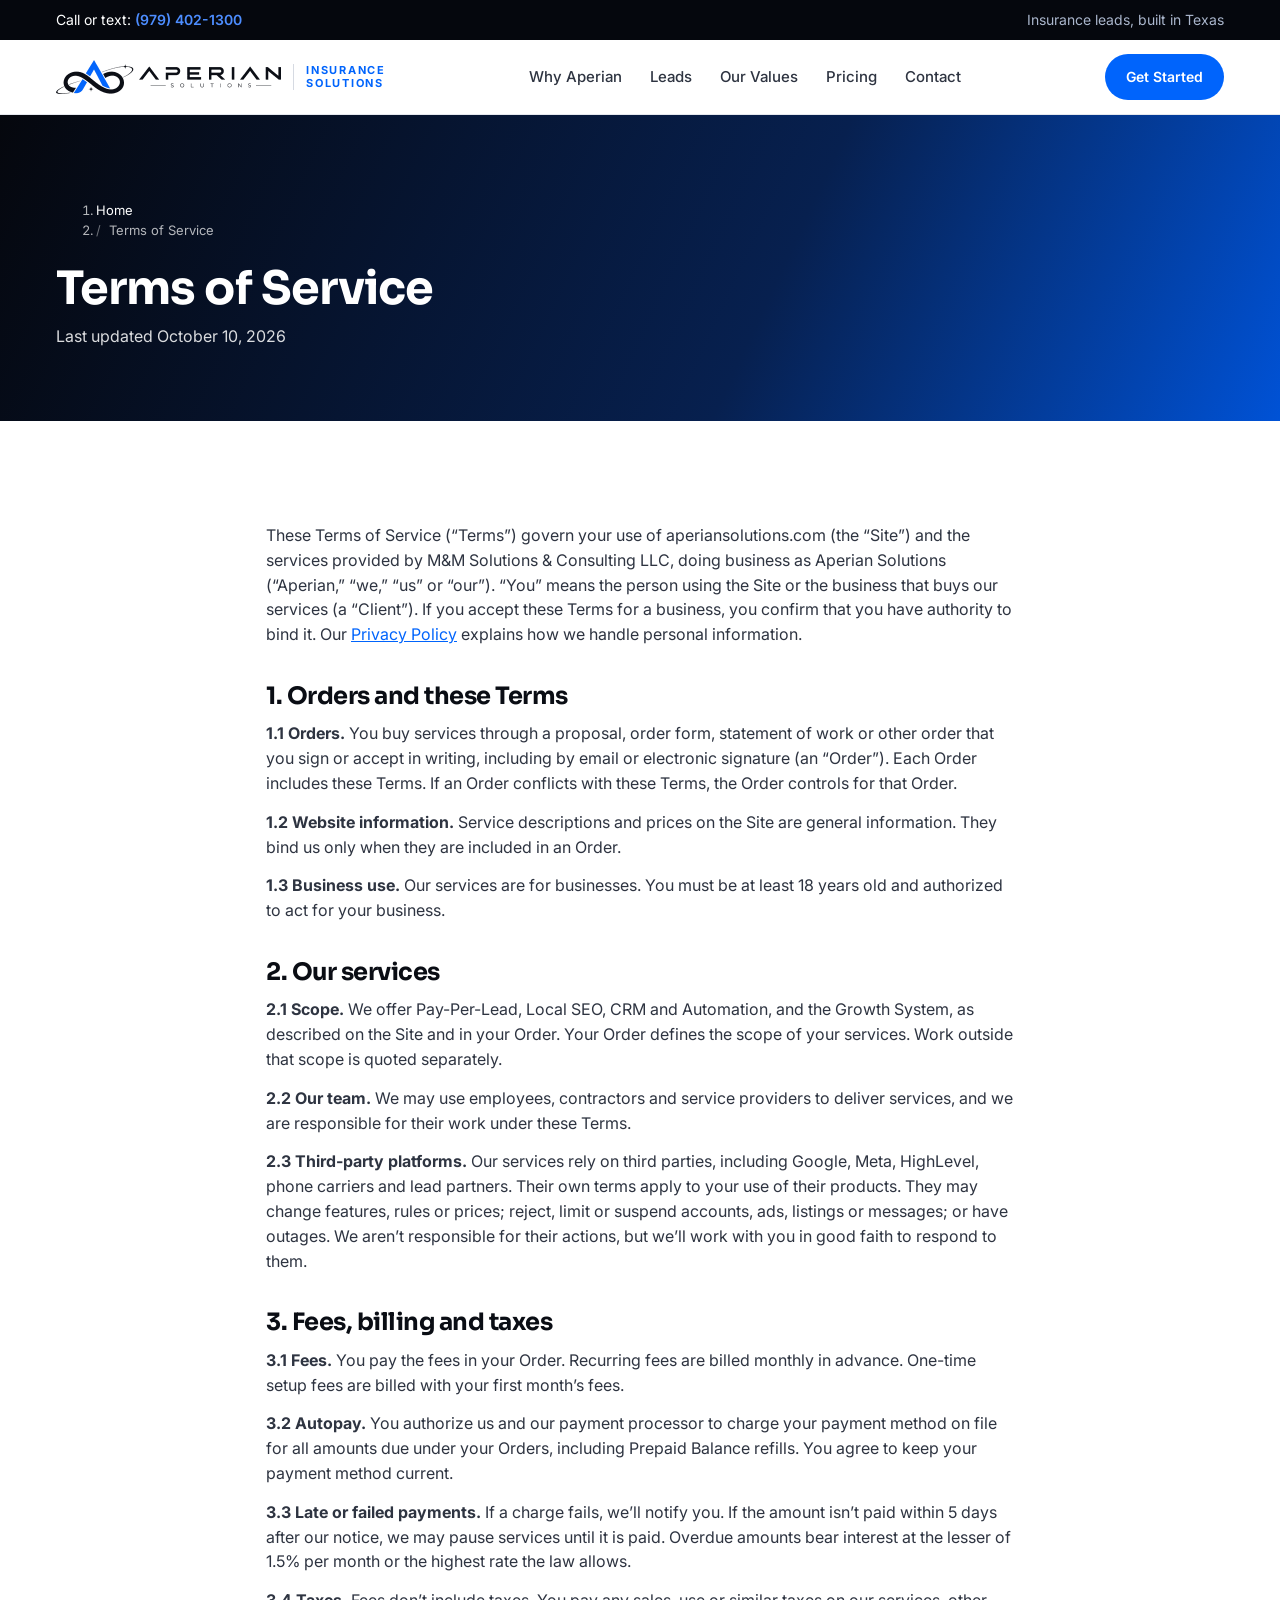
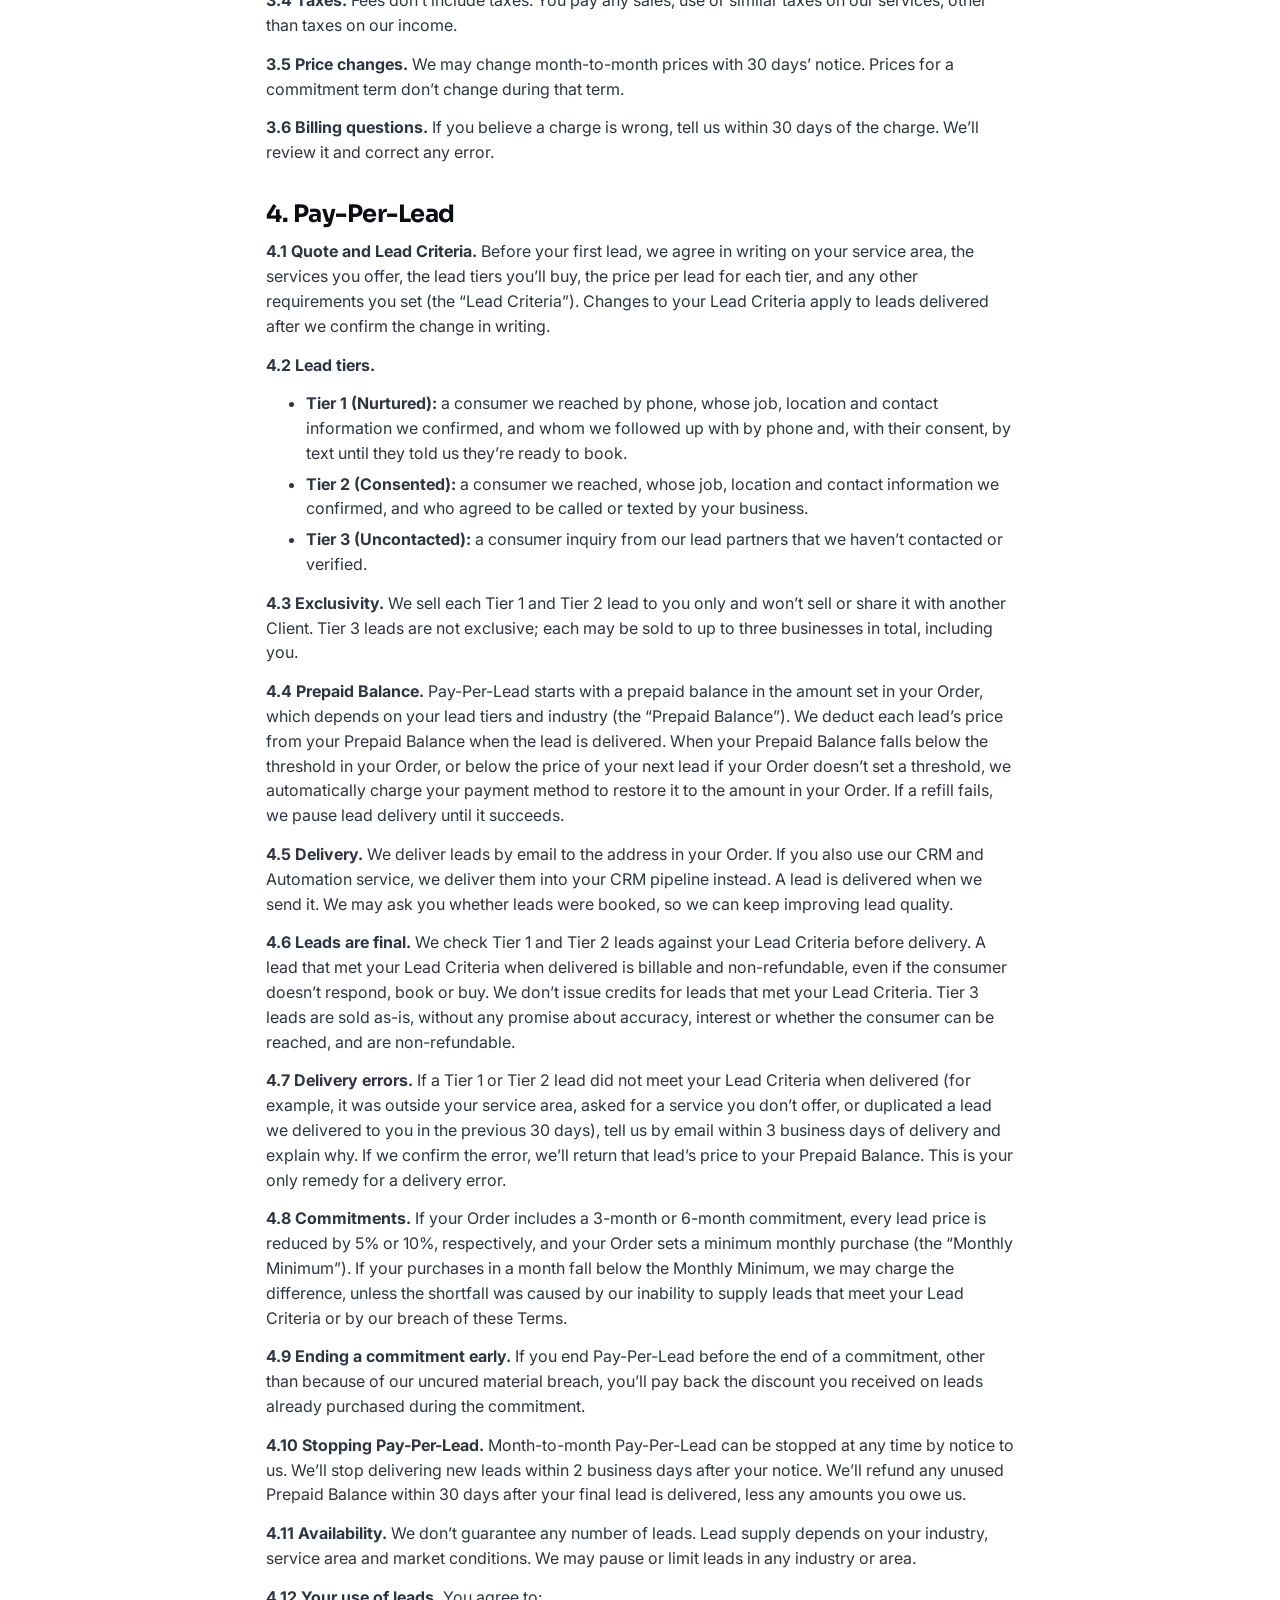
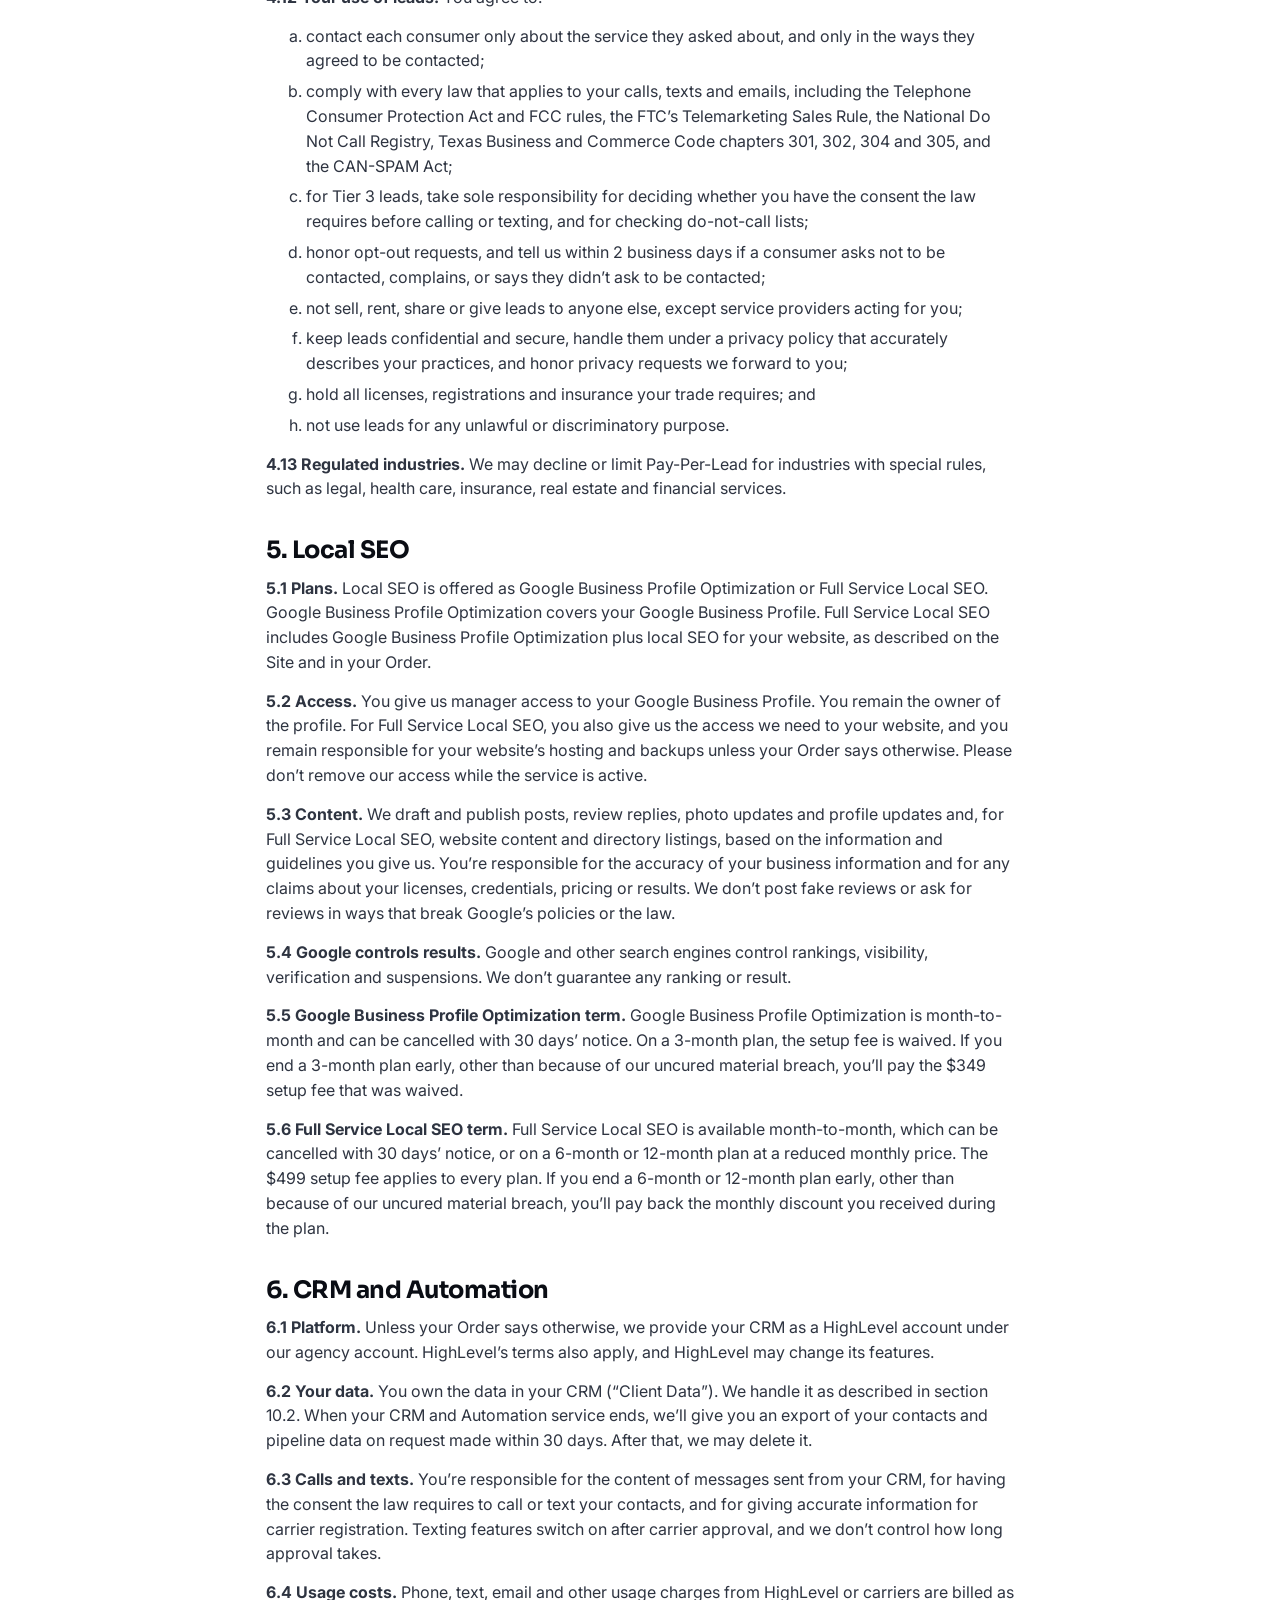
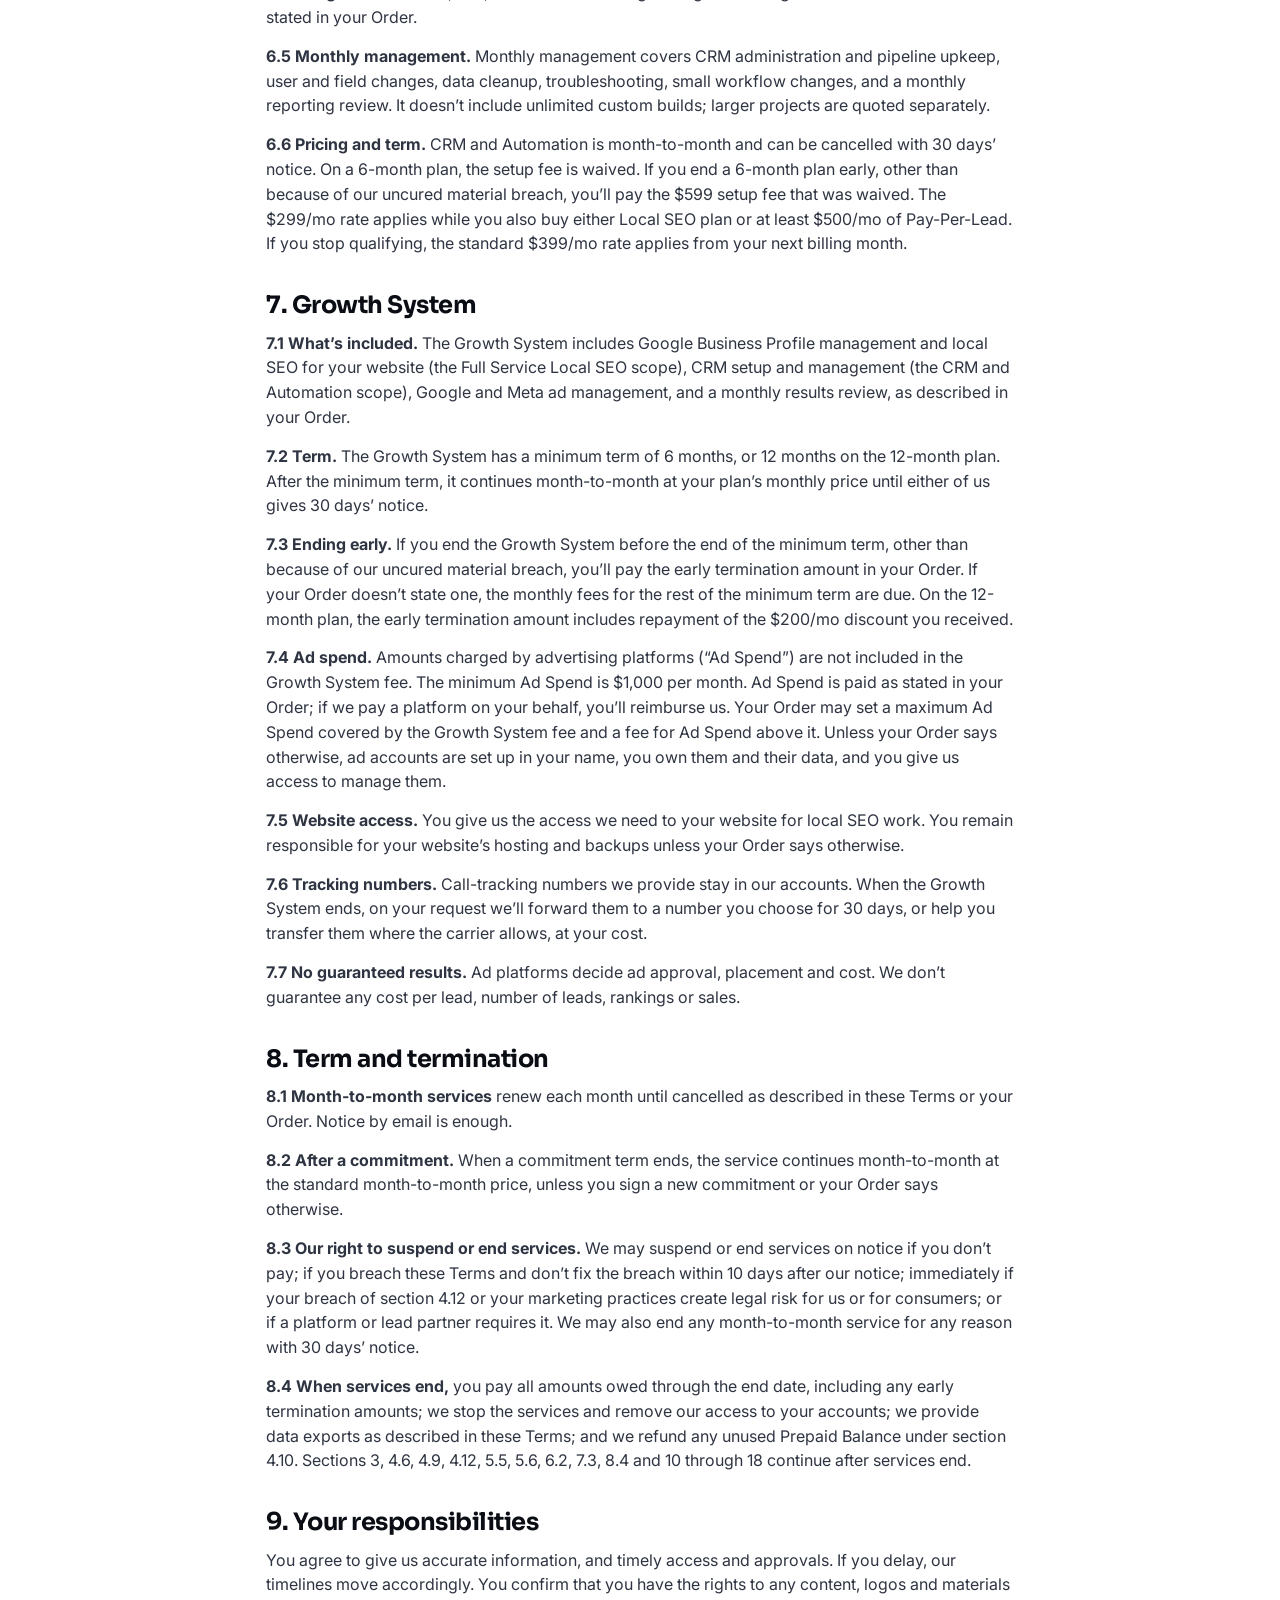
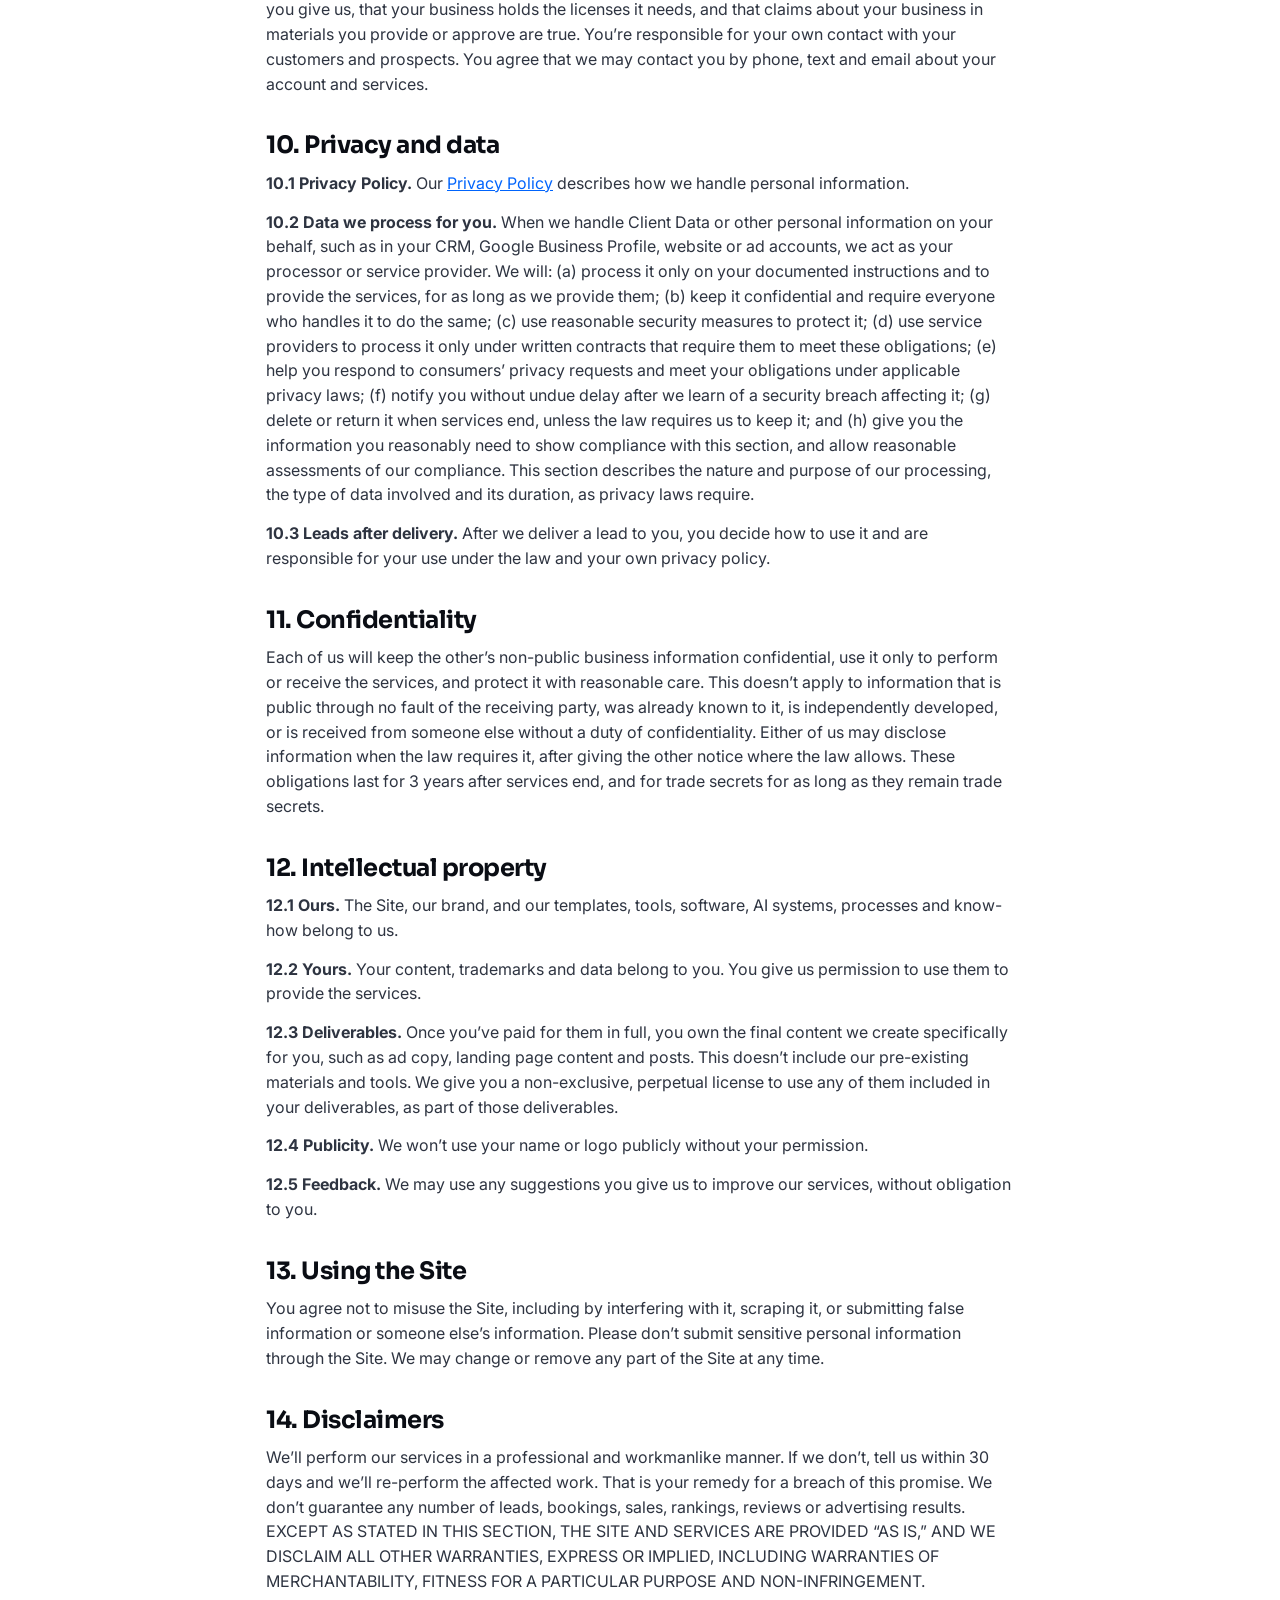
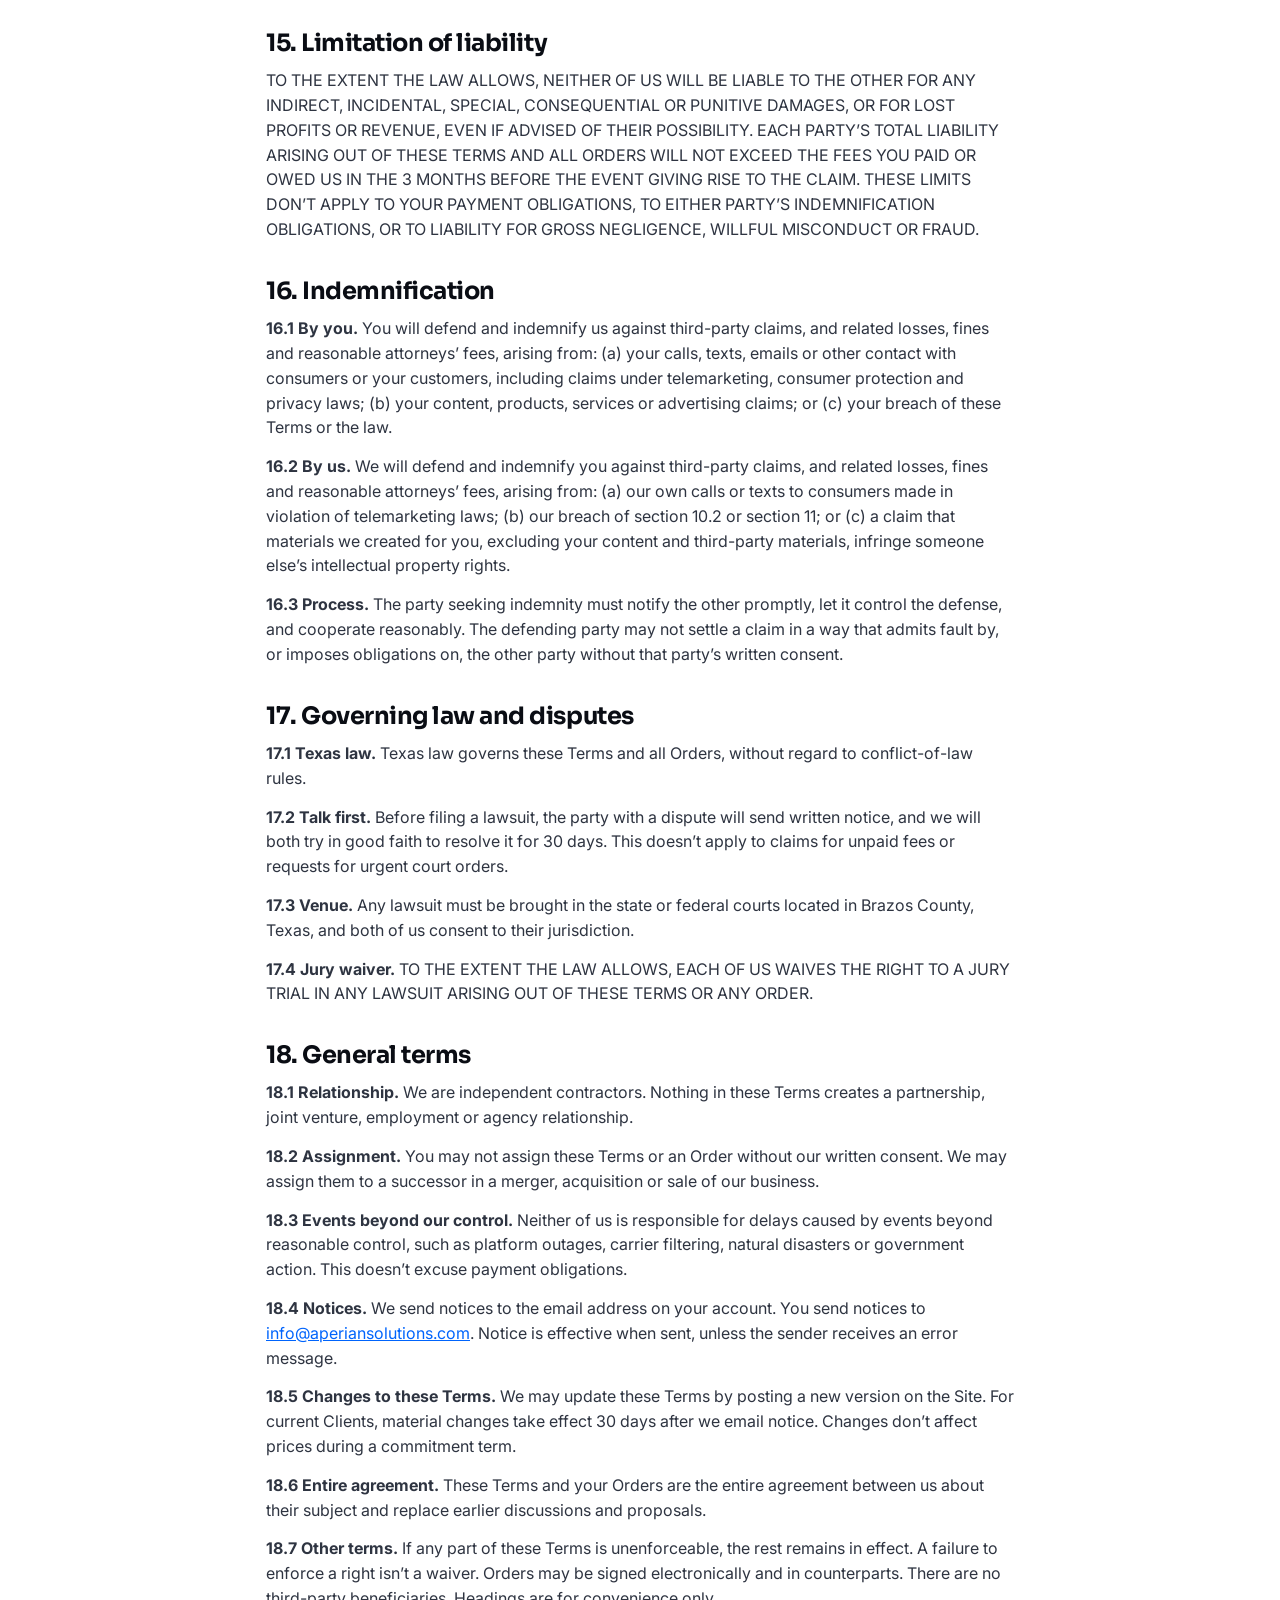
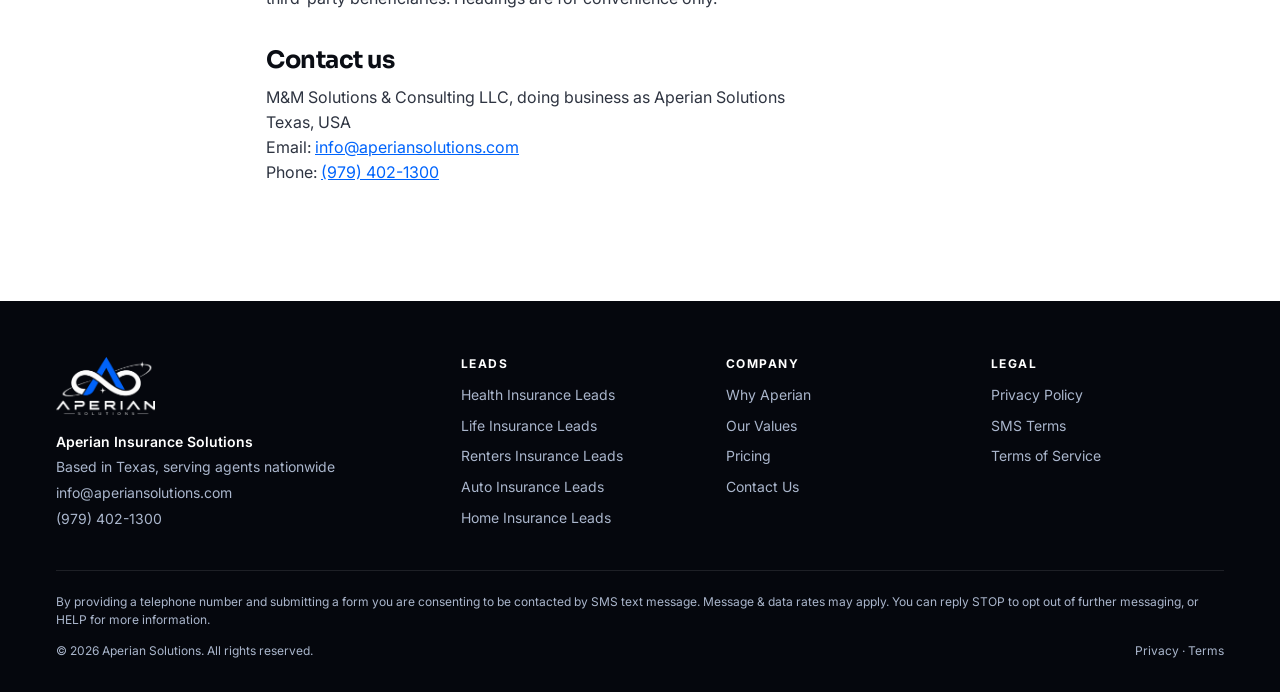
<file: terms.html>
<!doctype html>
<html lang="en">
<head>
<meta charset="utf-8">
<meta name="viewport" content="width=device-width,initial-scale=1,viewport-fit=cover">
<title>Terms of Service | Aperian Insurance Solutions</title>
<meta name="description" content="Terms of Service for aperiansolutions.com.">
<meta name="robots" content="index,follow,max-image-preview:large">
<link rel="canonical" href="https://aperiansolutions.com/terms">
<meta name="theme-color" content="#05070D">
<meta property="og:type" content="website"><meta property="og:site_name" content="Aperian Insurance Solutions"><meta property="og:title" content="Terms of Service | Aperian Insurance Solutions"><meta property="og:description" content="Terms of Service for aperiansolutions.com."><meta property="og:url" content="https://aperiansolutions.com/terms">
<meta name="twitter:card" content="summary"><meta name="twitter:title" content="Terms of Service | Aperian Insurance Solutions"><meta name="twitter:description" content="Terms of Service for aperiansolutions.com.">
<link rel="icon" href="/favicon-32.png" sizes="32x32" type="image/png"><link rel="apple-touch-icon" href="/apple-touch-icon.png">
<link rel="preconnect" href="https://fonts.googleapis.com"><link rel="preconnect" href="https://fonts.gstatic.com" crossorigin>
<link rel="stylesheet" href="https://fonts.googleapis.com/css2?family=Inter:wght@400;500;600;700&family=Sora:wght@600;700;800&display=swap">
<link rel="stylesheet" href="/assets/css/ais.css?v=4">
</head>
<body>
<a class="skip" href="#main">Skip to content</a>
<div class="topbar"><div class="wrap"><div>Call or text: <b>(979) 402-1300</b></div><div class="tag">Insurance leads, built in Texas</div></div></div>
<header class="nav">
  <div class="wrap">
    <a class="logo" href="/" aria-label="Aperian Insurance Solutions home"><img src="/assets/img/lockup-dark.png" alt="Aperian Solutions" width="225" height="34"><span class="sub">Insurance<br>Solutions</span></a>
    <nav class="menu" aria-label="Primary">
      <a href="/#different">Why Aperian</a>
      <a href="/#leads">Leads</a>
      <a href="/#values">Our Values</a>
      <a href="/pricing">Pricing</a>
      <a href="/contact">Contact</a>
    </nav>
    <div class="nav-cta">
      <a class="btn btn-primary" href="/contact">Get Started</a>
      <button class="burger" type="button" aria-expanded="false" aria-controls="mnav" aria-label="Open menu">&#9776;</button>
    </div>
  </div>
  <nav id="mnav" class="mnav" aria-label="Mobile"><ul>
    <li><a href="/#different">Why Aperian</a></li><li><a href="/#leads">Leads</a></li><li><a href="/#values">Our Values</a></li><li><a href="/pricing">Pricing</a></li><li><a href="/contact">Contact</a></li>
  </ul></nav>
</header>
<main id="main">

<section class="page-hero">
  <div class="wrap">
    <ol class="crumbs" aria-label="Breadcrumb"><li><a href="/">Home</a></li><li aria-current="page">Terms of Service</li></ol>
    <h1>Terms of Service</h1>
    <p class="lead">Last updated October 10, 2026</p>
  </div>
</section>
<section class="section">
  <div class="wrap prose">
    <p>These Terms of Service (&ldquo;Terms&rdquo;) govern your use of aperiansolutions.com (the &ldquo;Site&rdquo;) and the services provided by M&amp;M Solutions &amp; Consulting LLC, doing business as Aperian Solutions (&ldquo;Aperian,&rdquo; &ldquo;we,&rdquo; &ldquo;us&rdquo; or &ldquo;our&rdquo;). &ldquo;You&rdquo; means the person using the Site or the business that buys our services (a &ldquo;Client&rdquo;). If you accept these Terms for a business, you confirm that you have authority to bind it. Our <a href="/privacy">Privacy Policy</a> explains how we handle personal information.</p>

    <h2 id="orders">1. Orders and these Terms</h2>
    <p><strong>1.1 Orders.</strong> You buy services through a proposal, order form, statement of work or other order that you sign or accept in writing, including by email or electronic signature (an &ldquo;Order&rdquo;). Each Order includes these Terms. If an Order conflicts with these Terms, the Order controls for that Order.</p>
    <p><strong>1.2 Website information.</strong> Service descriptions and prices on the Site are general information. They bind us only when they are included in an Order.</p>
    <p><strong>1.3 Business use.</strong> Our services are for businesses. You must be at least 18 years old and authorized to act for your business.</p>

    <h2 id="services">2. Our services</h2>
    <p><strong>2.1 Scope.</strong> We offer Pay-Per-Lead, Local SEO, CRM and Automation, and the Growth System, as described on the Site and in your Order. Your Order defines the scope of your services. Work outside that scope is quoted separately.</p>
    <p><strong>2.2 Our team.</strong> We may use employees, contractors and service providers to deliver services, and we are responsible for their work under these Terms.</p>
    <p><strong>2.3 Third-party platforms.</strong> Our services rely on third parties, including Google, Meta, HighLevel, phone carriers and lead partners. Their own terms apply to your use of their products. They may change features, rules or prices; reject, limit or suspend accounts, ads, listings or messages; or have outages. We aren&rsquo;t responsible for their actions, but we&rsquo;ll work with you in good faith to respond to them.</p>

    <h2 id="fees">3. Fees, billing and taxes</h2>
    <p><strong>3.1 Fees.</strong> You pay the fees in your Order. Recurring fees are billed monthly in advance. One-time setup fees are billed with your first month&rsquo;s fees.</p>
    <p><strong>3.2 Autopay.</strong> You authorize us and our payment processor to charge your payment method on file for all amounts due under your Orders, including Prepaid Balance refills. You agree to keep your payment method current.</p>
    <p><strong>3.3 Late or failed payments.</strong> If a charge fails, we&rsquo;ll notify you. If the amount isn&rsquo;t paid within 5 days after our notice, we may pause services until it is paid. Overdue amounts bear interest at the lesser of 1.5% per month or the highest rate the law allows.</p>
    <p><strong>3.4 Taxes.</strong> Fees don&rsquo;t include taxes. You pay any sales, use or similar taxes on our services, other than taxes on our income.</p>
    <p><strong>3.5 Price changes.</strong> We may change month-to-month prices with 30 days&rsquo; notice. Prices for a commitment term don&rsquo;t change during that term.</p>
    <p><strong>3.6 Billing questions.</strong> If you believe a charge is wrong, tell us within 30 days of the charge. We&rsquo;ll review it and correct any error.</p>

    <h2 id="pay-per-lead">4. Pay-Per-Lead</h2>
    <p><strong>4.1 Quote and Lead Criteria.</strong> Before your first lead, we agree in writing on your service area, the services you offer, the lead tiers you&rsquo;ll buy, the price per lead for each tier, and any other requirements you set (the &ldquo;Lead Criteria&rdquo;). Changes to your Lead Criteria apply to leads delivered after we confirm the change in writing.</p>
    <p><strong>4.2 Lead tiers.</strong></p>
    <ul>
      <li><strong>Tier 1 (Nurtured):</strong> a consumer we reached by phone, whose job, location and contact information we confirmed, and whom we followed up with by phone and, with their consent, by text until they told us they&rsquo;re ready to book.</li>
      <li><strong>Tier 2 (Consented):</strong> a consumer we reached, whose job, location and contact information we confirmed, and who agreed to be called or texted by your business.</li>
      <li><strong>Tier 3 (Uncontacted):</strong> a consumer inquiry from our lead partners that we haven&rsquo;t contacted or verified.</li>
    </ul>
    <p><strong>4.3 Exclusivity.</strong> We sell each Tier 1 and Tier 2 lead to you only and won&rsquo;t sell or share it with another Client. Tier 3 leads are not exclusive; each may be sold to up to three businesses in total, including you.</p>
    <p><strong>4.4 Prepaid Balance.</strong> Pay-Per-Lead starts with a prepaid balance in the amount set in your Order, which depends on your lead tiers and industry (the &ldquo;Prepaid Balance&rdquo;). We deduct each lead&rsquo;s price from your Prepaid Balance when the lead is delivered. When your Prepaid Balance falls below the threshold in your Order, or below the price of your next lead if your Order doesn&rsquo;t set a threshold, we automatically charge your payment method to restore it to the amount in your Order. If a refill fails, we pause lead delivery until it succeeds.</p>
    <p><strong>4.5 Delivery.</strong> We deliver leads by email to the address in your Order. If you also use our CRM and Automation service, we deliver them into your CRM pipeline instead. A lead is delivered when we send it. We may ask you whether leads were booked, so we can keep improving lead quality.</p>
    <p><strong>4.6 Leads are final.</strong> We check Tier 1 and Tier 2 leads against your Lead Criteria before delivery. A lead that met your Lead Criteria when delivered is billable and non-refundable, even if the consumer doesn&rsquo;t respond, book or buy. We don&rsquo;t issue credits for leads that met your Lead Criteria. Tier 3 leads are sold as-is, without any promise about accuracy, interest or whether the consumer can be reached, and are non-refundable.</p>
    <p><strong>4.7 Delivery errors.</strong> If a Tier 1 or Tier 2 lead did not meet your Lead Criteria when delivered (for example, it was outside your service area, asked for a service you don&rsquo;t offer, or duplicated a lead we delivered to you in the previous 30 days), tell us by email within 3 business days of delivery and explain why. If we confirm the error, we&rsquo;ll return that lead&rsquo;s price to your Prepaid Balance. This is your only remedy for a delivery error.</p>
    <p><strong>4.8 Commitments.</strong> If your Order includes a 3-month or 6-month commitment, every lead price is reduced by 5% or 10%, respectively, and your Order sets a minimum monthly purchase (the &ldquo;Monthly Minimum&rdquo;). If your purchases in a month fall below the Monthly Minimum, we may charge the difference, unless the shortfall was caused by our inability to supply leads that meet your Lead Criteria or by our breach of these Terms.</p>
    <p><strong>4.9 Ending a commitment early.</strong> If you end Pay-Per-Lead before the end of a commitment, other than because of our uncured material breach, you&rsquo;ll pay back the discount you received on leads already purchased during the commitment.</p>
    <p><strong>4.10 Stopping Pay-Per-Lead.</strong> Month-to-month Pay-Per-Lead can be stopped at any time by notice to us. We&rsquo;ll stop delivering new leads within 2 business days after your notice. We&rsquo;ll refund any unused Prepaid Balance within 30 days after your final lead is delivered, less any amounts you owe us.</p>
    <p><strong>4.11 Availability.</strong> We don&rsquo;t guarantee any number of leads. Lead supply depends on your industry, service area and market conditions. We may pause or limit leads in any industry or area.</p>
    <p><strong>4.12 Your use of leads.</strong> You agree to:</p>
    <ol type="a">
      <li>contact each consumer only about the service they asked about, and only in the ways they agreed to be contacted;</li>
      <li>comply with every law that applies to your calls, texts and emails, including the Telephone Consumer Protection Act and FCC rules, the FTC&rsquo;s Telemarketing Sales Rule, the National Do Not Call Registry, Texas Business and Commerce Code chapters 301, 302, 304 and 305, and the CAN-SPAM Act;</li>
      <li>for Tier 3 leads, take sole responsibility for deciding whether you have the consent the law requires before calling or texting, and for checking do-not-call lists;</li>
      <li>honor opt-out requests, and tell us within 2 business days if a consumer asks not to be contacted, complains, or says they didn&rsquo;t ask to be contacted;</li>
      <li>not sell, rent, share or give leads to anyone else, except service providers acting for you;</li>
      <li>keep leads confidential and secure, handle them under a privacy policy that accurately describes your practices, and honor privacy requests we forward to you;</li>
      <li>hold all licenses, registrations and insurance your trade requires; and</li>
      <li>not use leads for any unlawful or discriminatory purpose.</li>
    </ol>
    <p><strong>4.13 Regulated industries.</strong> We may decline or limit Pay-Per-Lead for industries with special rules, such as legal, health care, insurance, real estate and financial services.</p>

    <h2 id="local-seo">5. Local SEO</h2>
    <p><strong>5.1 Plans.</strong> Local SEO is offered as Google Business Profile Optimization or Full Service Local SEO. Google Business Profile Optimization covers your Google Business Profile. Full Service Local SEO includes Google Business Profile Optimization plus local SEO for your website, as described on the Site and in your Order.</p>
    <p><strong>5.2 Access.</strong> You give us manager access to your Google Business Profile. You remain the owner of the profile. For Full Service Local SEO, you also give us the access we need to your website, and you remain responsible for your website&rsquo;s hosting and backups unless your Order says otherwise. Please don&rsquo;t remove our access while the service is active.</p>
    <p><strong>5.3 Content.</strong> We draft and publish posts, review replies, photo updates and profile updates and, for Full Service Local SEO, website content and directory listings, based on the information and guidelines you give us. You&rsquo;re responsible for the accuracy of your business information and for any claims about your licenses, credentials, pricing or results. We don&rsquo;t post fake reviews or ask for reviews in ways that break Google&rsquo;s policies or the law.</p>
    <p><strong>5.4 Google controls results.</strong> Google and other search engines control rankings, visibility, verification and suspensions. We don&rsquo;t guarantee any ranking or result.</p>
    <p><strong>5.5 Google Business Profile Optimization term.</strong> Google Business Profile Optimization is month-to-month and can be cancelled with 30 days&rsquo; notice. On a 3-month plan, the setup fee is waived. If you end a 3-month plan early, other than because of our uncured material breach, you&rsquo;ll pay the $349 setup fee that was waived.</p>
    <p><strong>5.6 Full Service Local SEO term.</strong> Full Service Local SEO is available month-to-month, which can be cancelled with 30 days&rsquo; notice, or on a 6-month or 12-month plan at a reduced monthly price. The $499 setup fee applies to every plan. If you end a 6-month or 12-month plan early, other than because of our uncured material breach, you&rsquo;ll pay back the monthly discount you received during the plan.</p>

    <h2 id="crm">6. CRM and Automation</h2>
    <p><strong>6.1 Platform.</strong> Unless your Order says otherwise, we provide your CRM as a HighLevel account under our agency account. HighLevel&rsquo;s terms also apply, and HighLevel may change its features.</p>
    <p><strong>6.2 Your data.</strong> You own the data in your CRM (&ldquo;Client Data&rdquo;). We handle it as described in section 10.2. When your CRM and Automation service ends, we&rsquo;ll give you an export of your contacts and pipeline data on request made within 30 days. After that, we may delete it.</p>
    <p><strong>6.3 Calls and texts.</strong> You&rsquo;re responsible for the content of messages sent from your CRM, for having the consent the law requires to call or text your contacts, and for giving accurate information for carrier registration. Texting features switch on after carrier approval, and we don&rsquo;t control how long approval takes.</p>
    <p><strong>6.4 Usage costs.</strong> Phone, text, email and other usage charges from HighLevel or carriers are billed as stated in your Order.</p>
    <p><strong>6.5 Monthly management.</strong> Monthly management covers CRM administration and pipeline upkeep, user and field changes, data cleanup, troubleshooting, small workflow changes, and a monthly reporting review. It doesn&rsquo;t include unlimited custom builds; larger projects are quoted separately.</p>
    <p><strong>6.6 Pricing and term.</strong> CRM and Automation is month-to-month and can be cancelled with 30 days&rsquo; notice. On a 6-month plan, the setup fee is waived. If you end a 6-month plan early, other than because of our uncured material breach, you&rsquo;ll pay the $599 setup fee that was waived. The $299/mo rate applies while you also buy either Local SEO plan or at least $500/mo of Pay-Per-Lead. If you stop qualifying, the standard $399/mo rate applies from your next billing month.</p>

    <h2 id="growth-system">7. Growth System</h2>
    <p><strong>7.1 What&rsquo;s included.</strong> The Growth System includes Google Business Profile management and local SEO for your website (the Full Service Local SEO scope), CRM setup and management (the CRM and Automation scope), Google and Meta ad management, and a monthly results review, as described in your Order.</p>
    <p><strong>7.2 Term.</strong> The Growth System has a minimum term of 6 months, or 12 months on the 12-month plan. After the minimum term, it continues month-to-month at your plan&rsquo;s monthly price until either of us gives 30 days&rsquo; notice.</p>
    <p><strong>7.3 Ending early.</strong> If you end the Growth System before the end of the minimum term, other than because of our uncured material breach, you&rsquo;ll pay the early termination amount in your Order. If your Order doesn&rsquo;t state one, the monthly fees for the rest of the minimum term are due. On the 12-month plan, the early termination amount includes repayment of the $200/mo discount you received.</p>
    <p><strong>7.4 Ad spend.</strong> Amounts charged by advertising platforms (&ldquo;Ad Spend&rdquo;) are not included in the Growth System fee. The minimum Ad Spend is $1,000 per month. Ad Spend is paid as stated in your Order; if we pay a platform on your behalf, you&rsquo;ll reimburse us. Your Order may set a maximum Ad Spend covered by the Growth System fee and a fee for Ad Spend above it. Unless your Order says otherwise, ad accounts are set up in your name, you own them and their data, and you give us access to manage them.</p>
    <p><strong>7.5 Website access.</strong> You give us the access we need to your website for local SEO work. You remain responsible for your website&rsquo;s hosting and backups unless your Order says otherwise.</p>
    <p><strong>7.6 Tracking numbers.</strong> Call-tracking numbers we provide stay in our accounts. When the Growth System ends, on your request we&rsquo;ll forward them to a number you choose for 30 days, or help you transfer them where the carrier allows, at your cost.</p>
    <p><strong>7.7 No guaranteed results.</strong> Ad platforms decide ad approval, placement and cost. We don&rsquo;t guarantee any cost per lead, number of leads, rankings or sales.</p>

    <h2 id="term">8. Term and termination</h2>
    <p><strong>8.1 Month-to-month services</strong> renew each month until cancelled as described in these Terms or your Order. Notice by email is enough.</p>
    <p><strong>8.2 After a commitment.</strong> When a commitment term ends, the service continues month-to-month at the standard month-to-month price, unless you sign a new commitment or your Order says otherwise.</p>
    <p><strong>8.3 Our right to suspend or end services.</strong> We may suspend or end services on notice if you don&rsquo;t pay; if you breach these Terms and don&rsquo;t fix the breach within 10 days after our notice; immediately if your breach of section 4.12 or your marketing practices create legal risk for us or for consumers; or if a platform or lead partner requires it. We may also end any month-to-month service for any reason with 30 days&rsquo; notice.</p>
    <p><strong>8.4 When services end,</strong> you pay all amounts owed through the end date, including any early termination amounts; we stop the services and remove our access to your accounts; we provide data exports as described in these Terms; and we refund any unused Prepaid Balance under section 4.10. Sections 3, 4.6, 4.9, 4.12, 5.5, 5.6, 6.2, 7.3, 8.4 and 10 through 18 continue after services end.</p>

    <h2 id="responsibilities">9. Your responsibilities</h2>
    <p>You agree to give us accurate information, and timely access and approvals. If you delay, our timelines move accordingly. You confirm that you have the rights to any content, logos and materials you give us, that your business holds the licenses it needs, and that claims about your business in materials you provide or approve are true. You&rsquo;re responsible for your own contact with your customers and prospects. You agree that we may contact you by phone, text and email about your account and services.</p>

    <h2 id="data">10. Privacy and data</h2>
    <p><strong>10.1 Privacy Policy.</strong> Our <a href="/privacy">Privacy Policy</a> describes how we handle personal information.</p>
    <p><strong>10.2 Data we process for you.</strong> When we handle Client Data or other personal information on your behalf, such as in your CRM, Google Business Profile, website or ad accounts, we act as your processor or service provider. We will: (a) process it only on your documented instructions and to provide the services, for as long as we provide them; (b) keep it confidential and require everyone who handles it to do the same; (c) use reasonable security measures to protect it; (d) use service providers to process it only under written contracts that require them to meet these obligations; (e) help you respond to consumers&rsquo; privacy requests and meet your obligations under applicable privacy laws; (f) notify you without undue delay after we learn of a security breach affecting it; (g) delete or return it when services end, unless the law requires us to keep it; and (h) give you the information you reasonably need to show compliance with this section, and allow reasonable assessments of our compliance. This section describes the nature and purpose of our processing, the type of data involved and its duration, as privacy laws require.</p>
    <p><strong>10.3 Leads after delivery.</strong> After we deliver a lead to you, you decide how to use it and are responsible for your use under the law and your own privacy policy.</p>

    <h2 id="confidentiality">11. Confidentiality</h2>
    <p>Each of us will keep the other&rsquo;s non-public business information confidential, use it only to perform or receive the services, and protect it with reasonable care. This doesn&rsquo;t apply to information that is public through no fault of the receiving party, was already known to it, is independently developed, or is received from someone else without a duty of confidentiality. Either of us may disclose information when the law requires it, after giving the other notice where the law allows. These obligations last for 3 years after services end, and for trade secrets for as long as they remain trade secrets.</p>

    <h2 id="ip">12. Intellectual property</h2>
    <p><strong>12.1 Ours.</strong> The Site, our brand, and our templates, tools, software, AI systems, processes and know-how belong to us.</p>
    <p><strong>12.2 Yours.</strong> Your content, trademarks and data belong to you. You give us permission to use them to provide the services.</p>
    <p><strong>12.3 Deliverables.</strong> Once you&rsquo;ve paid for them in full, you own the final content we create specifically for you, such as ad copy, landing page content and posts. This doesn&rsquo;t include our pre-existing materials and tools. We give you a non-exclusive, perpetual license to use any of them included in your deliverables, as part of those deliverables.</p>
    <p><strong>12.4 Publicity.</strong> We won&rsquo;t use your name or logo publicly without your permission.</p>
    <p><strong>12.5 Feedback.</strong> We may use any suggestions you give us to improve our services, without obligation to you.</p>

    <h2 id="site-use">13. Using the Site</h2>
    <p>You agree not to misuse the Site, including by interfering with it, scraping it, or submitting false information or someone else&rsquo;s information. Please don&rsquo;t submit sensitive personal information through the Site. We may change or remove any part of the Site at any time.</p>

    <h2 id="disclaimers">14. Disclaimers</h2>
    <p>We&rsquo;ll perform our services in a professional and workmanlike manner. If we don&rsquo;t, tell us within 30 days and we&rsquo;ll re-perform the affected work. That is your remedy for a breach of this promise. We don&rsquo;t guarantee any number of leads, bookings, sales, rankings, reviews or advertising results. EXCEPT AS STATED IN THIS SECTION, THE SITE AND SERVICES ARE PROVIDED &ldquo;AS IS,&rdquo; AND WE DISCLAIM ALL OTHER WARRANTIES, EXPRESS OR IMPLIED, INCLUDING WARRANTIES OF MERCHANTABILITY, FITNESS FOR A PARTICULAR PURPOSE AND NON-INFRINGEMENT.</p>

    <h2 id="liability">15. Limitation of liability</h2>
    <p>TO THE EXTENT THE LAW ALLOWS, NEITHER OF US WILL BE LIABLE TO THE OTHER FOR ANY INDIRECT, INCIDENTAL, SPECIAL, CONSEQUENTIAL OR PUNITIVE DAMAGES, OR FOR LOST PROFITS OR REVENUE, EVEN IF ADVISED OF THEIR POSSIBILITY. EACH PARTY&rsquo;S TOTAL LIABILITY ARISING OUT OF THESE TERMS AND ALL ORDERS WILL NOT EXCEED THE FEES YOU PAID OR OWED US IN THE 3 MONTHS BEFORE THE EVENT GIVING RISE TO THE CLAIM. THESE LIMITS DON&rsquo;T APPLY TO YOUR PAYMENT OBLIGATIONS, TO EITHER PARTY&rsquo;S INDEMNIFICATION OBLIGATIONS, OR TO LIABILITY FOR GROSS NEGLIGENCE, WILLFUL MISCONDUCT OR FRAUD.</p>

    <h2 id="indemnity">16. Indemnification</h2>
    <p><strong>16.1 By you.</strong> You will defend and indemnify us against third-party claims, and related losses, fines and reasonable attorneys&rsquo; fees, arising from: (a) your calls, texts, emails or other contact with consumers or your customers, including claims under telemarketing, consumer protection and privacy laws; (b) your content, products, services or advertising claims; or (c) your breach of these Terms or the law.</p>
    <p><strong>16.2 By us.</strong> We will defend and indemnify you against third-party claims, and related losses, fines and reasonable attorneys&rsquo; fees, arising from: (a) our own calls or texts to consumers made in violation of telemarketing laws; (b) our breach of section 10.2 or section 11; or (c) a claim that materials we created for you, excluding your content and third-party materials, infringe someone else&rsquo;s intellectual property rights.</p>
    <p><strong>16.3 Process.</strong> The party seeking indemnity must notify the other promptly, let it control the defense, and cooperate reasonably. The defending party may not settle a claim in a way that admits fault by, or imposes obligations on, the other party without that party&rsquo;s written consent.</p>

    <h2 id="disputes">17. Governing law and disputes</h2>
    <p><strong>17.1 Texas law.</strong> Texas law governs these Terms and all Orders, without regard to conflict-of-law rules.</p>
    <p><strong>17.2 Talk first.</strong> Before filing a lawsuit, the party with a dispute will send written notice, and we will both try in good faith to resolve it for 30 days. This doesn&rsquo;t apply to claims for unpaid fees or requests for urgent court orders.</p>
    <p><strong>17.3 Venue.</strong> Any lawsuit must be brought in the state or federal courts located in Brazos County, Texas, and both of us consent to their jurisdiction.</p>
    <p><strong>17.4 Jury waiver.</strong> TO THE EXTENT THE LAW ALLOWS, EACH OF US WAIVES THE RIGHT TO A JURY TRIAL IN ANY LAWSUIT ARISING OUT OF THESE TERMS OR ANY ORDER.</p>

    <h2 id="general">18. General terms</h2>
    <p><strong>18.1 Relationship.</strong> We are independent contractors. Nothing in these Terms creates a partnership, joint venture, employment or agency relationship.</p>
    <p><strong>18.2 Assignment.</strong> You may not assign these Terms or an Order without our written consent. We may assign them to a successor in a merger, acquisition or sale of our business.</p>
    <p><strong>18.3 Events beyond our control.</strong> Neither of us is responsible for delays caused by events beyond reasonable control, such as platform outages, carrier filtering, natural disasters or government action. This doesn&rsquo;t excuse payment obligations.</p>
    <p><strong>18.4 Notices.</strong> We send notices to the email address on your account. You send notices to <a href="mailto:info@aperiansolutions.com">info@aperiansolutions.com</a>. Notice is effective when sent, unless the sender receives an error message.</p>
    <p><strong>18.5 Changes to these Terms.</strong> We may update these Terms by posting a new version on the Site. For current Clients, material changes take effect 30 days after we email notice. Changes don&rsquo;t affect prices during a commitment term.</p>
    <p><strong>18.6 Entire agreement.</strong> These Terms and your Orders are the entire agreement between us about their subject and replace earlier discussions and proposals.</p>
    <p><strong>18.7 Other terms.</strong> If any part of these Terms is unenforceable, the rest remains in effect. A failure to enforce a right isn&rsquo;t a waiver. Orders may be signed electronically and in counterparts. There are no third-party beneficiaries. Headings are for convenience only.</p>

    <h2 id="contact">Contact us</h2>
    <p>M&amp;M Solutions &amp; Consulting LLC, doing business as Aperian Solutions<br>Texas, USA<br>Email: <a href="mailto:info@aperiansolutions.com">info@aperiansolutions.com</a><br>Phone: <a href="tel:+19794021300">(979) 402-1300</a></p>
  </div>
</section>

</main>
<footer>
  <div class="wrap">
    <div class="fgrid">
      <div class="fbrand">
        <img src="/assets/img/logo-light.png" alt="Aperian Solutions" width="100" height="58" loading="lazy">
        <p><b>Aperian Insurance Solutions</b><span>Based in Texas, serving agents nationwide</span><span>info@aperiansolutions.com</span><span>(979) 402-1300</span></p>
      </div>
      <div><h4>Leads</h4><ul><li><a href="/#leads">Health Insurance Leads</a></li><li><a href="/#leads">Life Insurance Leads</a></li><li><a href="/#leads">Renters Insurance Leads</a></li><li><a href="/#leads">Auto Insurance Leads</a></li><li><a href="/#leads">Home Insurance Leads</a></li></ul></div>
      <div><h4>Company</h4><ul><li><a href="/#different">Why Aperian</a></li><li><a href="/#values">Our Values</a></li><li><a href="/pricing">Pricing</a></li><li><a href="/contact">Contact Us</a></li></ul></div>
      <div><h4>Legal</h4><ul><li><a href="/privacy">Privacy Policy</a></li><li><a href="/privacy#sms">SMS Terms</a></li><li><a href="/terms">Terms of Service</a></li></ul></div>
    </div>
    <div class="fbot">
      <p>By providing a telephone number and submitting a form you are consenting to be contacted by SMS text message. Message &amp; data rates may apply. You can reply STOP to opt out of further messaging, or HELP for more information.</p>
      <div class="legal"><span>&copy; 2026 Aperian Solutions. All rights reserved.</span><span><a href="/privacy">Privacy</a> &middot; <a href="/terms">Terms</a></span></div>
    </div>
  </div>
</footer>
<script>
(function(){var b=document.querySelector('.burger'),m=document.getElementById('mnav');if(!b||!m)return;
b.addEventListener('click',function(){var o=m.classList.toggle('open');b.setAttribute('aria-expanded',o?'true':'false');});
m.addEventListener('click',function(e){if(e.target.tagName==='A'){m.classList.remove('open');b.setAttribute('aria-expanded','false');}});})();
</script>

</body>
</html>
</file>
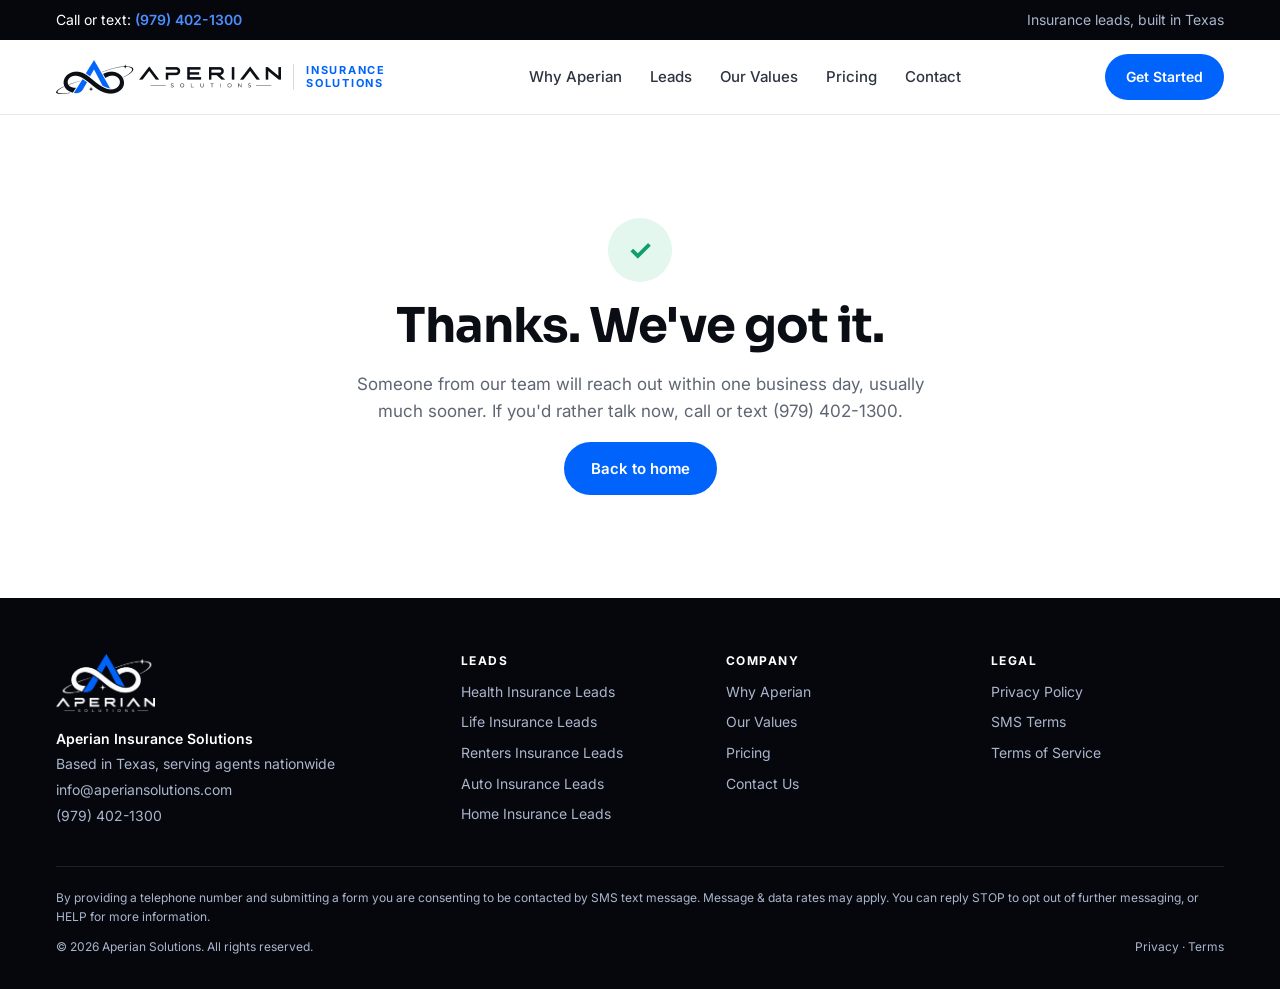
<file: thank-you.html>
<!doctype html>
<html lang="en">
<head>
<meta charset="utf-8">
<meta name="viewport" content="width=device-width,initial-scale=1,viewport-fit=cover">
<title>Thank You | Aperian Insurance Solutions</title>
<meta name="description" content="Thanks for reaching out to Aperian Insurance Solutions.">
<meta name="robots" content="noindex">
<link rel="canonical" href="https://aperiansolutions.com/thank-you">
<meta name="theme-color" content="#05070D">
<meta property="og:type" content="website"><meta property="og:site_name" content="Aperian Insurance Solutions"><meta property="og:title" content="Thank You | Aperian Insurance Solutions"><meta property="og:description" content="Thanks for reaching out to Aperian Insurance Solutions."><meta property="og:url" content="https://aperiansolutions.com/thank-you">
<meta name="twitter:card" content="summary"><meta name="twitter:title" content="Thank You | Aperian Insurance Solutions"><meta name="twitter:description" content="Thanks for reaching out to Aperian Insurance Solutions.">
<link rel="icon" href="/favicon-32.png" sizes="32x32" type="image/png"><link rel="apple-touch-icon" href="/apple-touch-icon.png">
<link rel="preconnect" href="https://fonts.googleapis.com"><link rel="preconnect" href="https://fonts.gstatic.com" crossorigin>
<link rel="stylesheet" href="https://fonts.googleapis.com/css2?family=Inter:wght@400;500;600;700&family=Sora:wght@600;700;800&display=swap">
<link rel="stylesheet" href="/assets/css/ais.css?v=4">
</head>
<body>
<a class="skip" href="#main">Skip to content</a>
<div class="topbar"><div class="wrap"><div>Call or text: <b>(979) 402-1300</b></div><div class="tag">Insurance leads, built in Texas</div></div></div>
<header class="nav">
  <div class="wrap">
    <a class="logo" href="/" aria-label="Aperian Insurance Solutions home"><img src="/assets/img/lockup-dark.png" alt="Aperian Solutions" width="225" height="34"><span class="sub">Insurance<br>Solutions</span></a>
    <nav class="menu" aria-label="Primary">
      <a href="/#different">Why Aperian</a>
      <a href="/#leads">Leads</a>
      <a href="/#values">Our Values</a>
      <a href="/pricing">Pricing</a>
      <a href="/contact">Contact</a>
    </nav>
    <div class="nav-cta">
      <a class="btn btn-primary" href="/contact">Get Started</a>
      <button class="burger" type="button" aria-expanded="false" aria-controls="mnav" aria-label="Open menu">&#9776;</button>
    </div>
  </div>
  <nav id="mnav" class="mnav" aria-label="Mobile"><ul>
    <li><a href="/#different">Why Aperian</a></li><li><a href="/#leads">Leads</a></li><li><a href="/#values">Our Values</a></li><li><a href="/pricing">Pricing</a></li><li><a href="/contact">Contact</a></li>
  </ul></nav>
</header>
<main id="main">

<section>
  <div class="wrap ty">
    <span class="ck">&#10003;</span>
    <h1>Thanks<span id="ty-name"></span>. We've got it.</h1>
    <p>Someone from our team will reach out within one business day, usually much sooner. If you'd rather talk now, call or text (979) 402-1300.</p>
    <a class="btn btn-primary" href="/">Back to home</a>
  </div>
</section>
</main>
<footer>
  <div class="wrap">
    <div class="fgrid">
      <div class="fbrand">
        <img src="/assets/img/logo-light.png" alt="Aperian Solutions" width="100" height="58" loading="lazy">
        <p><b>Aperian Insurance Solutions</b><span>Based in Texas, serving agents nationwide</span><span>info@aperiansolutions.com</span><span>(979) 402-1300</span></p>
      </div>
      <div><h4>Leads</h4><ul><li><a href="/#leads">Health Insurance Leads</a></li><li><a href="/#leads">Life Insurance Leads</a></li><li><a href="/#leads">Renters Insurance Leads</a></li><li><a href="/#leads">Auto Insurance Leads</a></li><li><a href="/#leads">Home Insurance Leads</a></li></ul></div>
      <div><h4>Company</h4><ul><li><a href="/#different">Why Aperian</a></li><li><a href="/#values">Our Values</a></li><li><a href="/pricing">Pricing</a></li><li><a href="/contact">Contact Us</a></li></ul></div>
      <div><h4>Legal</h4><ul><li><a href="/privacy">Privacy Policy</a></li><li><a href="/privacy#sms">SMS Terms</a></li><li><a href="/terms">Terms of Service</a></li></ul></div>
    </div>
    <div class="fbot">
      <p>By providing a telephone number and submitting a form you are consenting to be contacted by SMS text message. Message &amp; data rates may apply. You can reply STOP to opt out of further messaging, or HELP for more information.</p>
      <div class="legal"><span>&copy; 2026 Aperian Solutions. All rights reserved.</span><span><a href="/privacy">Privacy</a> &middot; <a href="/terms">Terms</a></span></div>
    </div>
  </div>
</footer>
<script>
(function(){var b=document.querySelector('.burger'),m=document.getElementById('mnav');if(!b||!m)return;
b.addEventListener('click',function(){var o=m.classList.toggle('open');b.setAttribute('aria-expanded',o?'true':'false');});
m.addEventListener('click',function(e){if(e.target.tagName==='A'){m.classList.remove('open');b.setAttribute('aria-expanded','false');}});})();
</script>
<script>
(function(){var n=(new URLSearchParams(location.search).get('n')||'').replace(/[^\p{L}\s'\-]/gu,'').slice(0,40);
if(n) document.getElementById('ty-name').textContent=', '+n;})();
</script>
</body>
</html>
</file>
<file: assets/css/ais.css>
/* Aperian Insurance Solutions: Aperian's exact light palette, Sora display + Inter body. */
:root{
  --bg:#FFFFFF; --soft:#F5F7FA; --soft-2:#EEF2F8;
  --ink:#0A0D14; --ink-2:#2E3441; --muted:#5E6573;
  --blue:#0064FC; --blue-ink:#0052D6; --blue-soft:#E8F0FF; --blue-bright:#4D8DFF;
  --line:#E5E8EE; --line-2:#D6DAE2;
  --night:#05070D; --night-2:#0E121C; --night-line:rgba(255,255,255,.1); --night-muted:#AAB6CC;
  --ok:#0E9F6E; --ok-soft:#E3F7EE; --err:#C81E1E; --err-soft:#FDECEC;
  --f-display:"Sora",ui-sans-serif,system-ui,-apple-system,"Segoe UI",sans-serif;
  --f-body:"Inter",ui-sans-serif,system-ui,-apple-system,"Segoe UI",Roboto,sans-serif;
  --r:16px; --r-lg:24px; --r-sm:10px;
  --shadow:0 12px 32px -12px rgba(10,13,20,.18),0 2px 6px rgba(10,13,20,.05);
  --wrap:1200px;
  color-scheme:light;
}
*{box-sizing:border-box}
[hidden]{display:none!important}
html{scroll-behavior:smooth}
body{margin:0;background:var(--bg);color:var(--ink);font-family:var(--f-body);font-size:16px;line-height:1.55;-webkit-font-smoothing:antialiased}
img{max-width:100%;display:block}
a{color:inherit;text-decoration:none}
h1,h2,h3,h4{font-family:var(--f-display);margin:0;text-wrap:balance;line-height:1.1;letter-spacing:-.02em}
p{margin:0}
.skip{position:absolute;left:-9999px}
.skip:focus{left:16px;top:16px;z-index:99;background:#fff;padding:10px 14px;border-radius:8px}
.wrap{max-width:var(--wrap);margin:0 auto;padding-left:max(16px,env(safe-area-inset-left,0px));padding-right:max(16px,env(safe-area-inset-right,0px))}
.eyebrow{font-size:12px;font-weight:700;letter-spacing:.14em;text-transform:uppercase;color:var(--blue)}
.btn{display:inline-flex;align-items:center;justify-content:center;gap:8px;font-weight:600;font-size:15px;padding:14px 26px;border-radius:999px;border:1.5px solid transparent;cursor:pointer;font-family:var(--f-body);transition:transform .15s,background .15s,border-color .15s;white-space:nowrap}
.btn:hover{transform:translateY(-1px)}
.btn:focus-visible,a:focus-visible,input:focus-visible,select:focus-visible,textarea:focus-visible,button:focus-visible{outline:3px solid var(--blue-bright);outline-offset:2px}
.btn-primary{background:var(--blue);color:#fff}
.btn-primary:hover{background:var(--blue-ink)}
.btn-white{background:#fff;color:var(--ink)}
.btn-outline-white{background:transparent;color:#fff;border-color:rgba(255,255,255,.7)}
.btn-outline-white:hover{background:#fff;color:var(--ink);border-color:#fff}
.btn .arrow{transition:transform .15s}
.btn:hover .arrow{transform:translateX(3px)}
section{padding-block:clamp(60px,8vw,104px)}
.sec-head{display:grid;gap:12px;max-width:700px;margin:0 auto clamp(36px,5vw,56px);text-align:center}
.sec-head h2{font-size:clamp(28px,4vw,42px)}
.sec-head p{color:var(--muted);font-size:17px}

/* top bar + nav */
.topbar{background:var(--night);color:#fff;font-size:14px}
.topbar .wrap{display:flex;justify-content:space-between;align-items:center;gap:16px;min-height:40px;flex-wrap:wrap;padding-block:6px}
.topbar b{font-weight:600;color:var(--blue-bright)}
.topbar .tag{color:var(--night-muted)}
.nav{position:sticky;top:0;z-index:20;background:var(--bg);border-bottom:1px solid var(--line)}
.nav .wrap{display:flex;align-items:center;justify-content:space-between;gap:20px;min-height:74px}
.logo{display:flex;align-items:center;gap:12px}
.logo img{height:34px;width:auto}
.logo .sub{font-size:11px;font-weight:700;letter-spacing:.16em;text-transform:uppercase;color:var(--blue);border-left:1px solid var(--line-2);padding-left:12px;line-height:1.2}
.menu{display:flex;gap:28px;align-items:center;font-weight:500;font-size:15px;color:var(--ink-2)}
.menu a:hover{color:var(--blue)}
.nav-cta{display:flex;gap:10px;align-items:center}
.nav-cta .btn{padding:11px 20px;font-size:14px}
.burger{display:none;width:44px;height:44px;border:1px solid var(--line-2);border-radius:10px;background:none;cursor:pointer;color:var(--ink);font-size:18px}
.mnav{display:none;border-top:1px solid var(--line);background:var(--bg)}
.mnav.open{display:block}
.mnav ul{list-style:none;margin:0;padding:8px 0}
.mnav a{display:block;padding:12px max(16px,env(safe-area-inset-left,0px));font-weight:600}
@media (max-width:900px){.menu{display:none}.burger{display:inline-grid;place-items:center}}
@media (max-width:520px){.logo .sub{display:none}.nav-cta .btn{padding:10px 14px}}

/* hero */
.hero{position:relative;overflow:hidden;color:#fff;text-align:center;padding-block:clamp(84px,12vw,150px);background:linear-gradient(115deg,var(--night) 0%,#07204F 45%,var(--blue) 100%)}
.hero::before{content:"";position:absolute;inset:0;background:radial-gradient(700px 400px at 80% 20%,rgba(77,141,255,.35),transparent 60%),repeating-linear-gradient(135deg,rgba(255,255,255,.035) 0 2px,transparent 2px 28px);pointer-events:none}
.hero .wrap{position:relative;display:grid;gap:22px;justify-items:center}
.hero .eyebrow{color:#fff;opacity:.85}
.hero h1{font-size:clamp(40px,6.6vw,76px);font-weight:800;max-width:16ch}
.hero p{font-size:clamp(17px,2vw,21px);max-width:60ch;color:rgba(255,255,255,.9)}
.hero-ctas{display:flex;gap:12px;flex-wrap:wrap;justify-content:center}
.hero-note{font-size:14px;color:rgba(255,255,255,.75)}
.hero-note b{color:#fff}

/* different: comparison */
.compare{border:1px solid var(--line);border-radius:var(--r-lg);overflow:hidden;box-shadow:var(--shadow)}
.crow{display:grid;grid-template-columns:1fr 1fr}
.crow > div{padding:20px 26px;display:flex;gap:12px;align-items:flex-start;min-width:0}
.crow + .crow > div{border-top:1px solid var(--line)}
.crow > div:first-child{background:var(--soft);color:var(--muted)}
.crow > div:last-child{background:var(--bg);color:var(--ink);font-weight:500}
.crow.head > div{font-family:var(--f-display);font-weight:700;font-size:16px;color:var(--ink)}
.crow.head > div:last-child{background:var(--blue);color:#fff}
.x,.ck{flex:none;width:22px;height:22px;border-radius:50%;display:grid;place-items:center;font-size:12px;font-weight:700;margin-top:1px}
.x{background:var(--err-soft);color:var(--err)}
.ck{background:var(--ok-soft);color:var(--ok)}
@media (max-width:640px){.crow > div{padding:16px}.crow.head > div{font-size:14px}}

/* lead types */
.soft{background:var(--soft)}
.types{display:grid;grid-template-columns:repeat(5,1fr);gap:16px}
.type{background:var(--bg);border:1px solid var(--line);border-radius:var(--r);padding:30px 20px;display:grid;gap:12px;justify-items:center;text-align:center;align-content:start;min-width:0;box-shadow:var(--shadow)}
.type .ic{width:60px;height:60px;border-radius:50%;background:var(--blue);color:#fff;display:grid;place-items:center}
.type h3{font-size:17px;text-transform:uppercase;letter-spacing:.04em}
.type p{font-size:14px;color:var(--muted)}
@media (max-width:1000px){.types{grid-template-columns:repeat(3,1fr)}}
@media (max-width:640px){.types{grid-template-columns:1fr 1fr}}
@media (max-width:420px){.types{grid-template-columns:1fr}}

/* values */
.values{display:grid;grid-template-columns:repeat(4,1fr);gap:20px}
.value{display:grid;gap:10px;align-content:start;padding:26px 22px;border-top:3px solid var(--blue);background:var(--bg)}
.value h3{font-size:19px}
.value p{color:var(--muted);font-size:15px}
@media (max-width:960px){.values{grid-template-columns:1fr 1fr}}
@media (max-width:520px){.values{grid-template-columns:1fr}}

/* cta band */
.cta{background:var(--night);color:#fff;text-align:center;position:relative;overflow:hidden}
.cta::before{content:"";position:absolute;inset:0;background:radial-gradient(700px 320px at 50% 110%,rgba(0,100,252,.45),transparent 70%);pointer-events:none}
.cta .wrap{position:relative;display:grid;gap:20px;justify-items:center;max-width:820px}
.cta h2{font-size:clamp(30px,4.5vw,46px)}
.cta p{color:var(--night-muted);font-size:17px;max-width:60ch}
.promise{display:flex;gap:14px;flex-wrap:wrap;justify-content:center;font-size:13px;font-weight:700;letter-spacing:.1em;text-transform:uppercase;color:var(--blue-bright)}
.promise span+span::before{content:"•";margin-right:14px}
.cta-ctas{display:flex;gap:12px;flex-wrap:wrap;justify-content:center}

/* page header for inner pages */
.phead{background:linear-gradient(115deg,var(--night) 0%,#07204F 60%,var(--blue-ink) 100%);color:#fff;padding-block:clamp(48px,7vw,80px)}
.phead .wrap{display:grid;gap:12px}
.phead h1{font-size:clamp(32px,5vw,52px)}
.phead p{color:rgba(255,255,255,.85);font-size:18px;max-width:60ch}

/* contact */
.contact{display:grid;grid-template-columns:.8fr 1.2fr;gap:clamp(32px,6vw,72px);align-items:start}
.contact-side{display:grid;gap:22px}
.contact-side h2{font-size:24px}
.contact-side .item b{display:block;font-weight:600}
.contact-side .item span{color:var(--muted)}
.steps{list-style:none;padding:0;margin:0;display:grid;gap:12px;counter-reset:s}
.steps li{display:grid;grid-template-columns:28px 1fr;gap:12px;color:var(--ink-2)}
.steps li::before{counter-increment:s;content:counter(s);width:28px;height:28px;border-radius:50%;background:var(--blue-soft);color:var(--blue);display:grid;place-items:center;font-weight:700;font-size:13px}
.form{border:1px solid var(--line);border-radius:var(--r-lg);padding:clamp(22px,4vw,34px);display:grid;gap:16px;box-shadow:var(--shadow);min-width:0}
.form h2{font-size:22px}
.form .intro{color:var(--muted);font-size:14px}
.row{display:grid;grid-template-columns:1fr 1fr;gap:14px}
.field{display:grid;gap:6px;font-size:13px;font-weight:600;color:var(--ink-2);min-width:0}
.field input,.field select,.field textarea{font:inherit;font-size:15px;font-weight:400;padding:12px 14px;border:1px solid var(--line-2);border-radius:var(--r-sm);background:var(--bg);color:var(--ink);width:100%;min-width:0}
.field textarea{min-height:96px;resize:vertical}
.field .err{color:var(--err);font-weight:500;font-size:12px;min-height:0}
.field input[aria-invalid="true"]{border-color:var(--err)}
fieldset.field{border:0;padding:0;margin:0}
fieldset.field legend{padding:0;margin-bottom:6px}
.chips{display:flex;flex-wrap:wrap;gap:8px}
.chips label{display:inline-flex;align-items:center;gap:6px;border:1px solid var(--line-2);border-radius:999px;padding:8px 13px;font-size:14px;font-weight:500;cursor:pointer}
.chips input{accent-color:var(--blue)}
.consent{display:flex;gap:10px;align-items:flex-start;font-size:12px;color:var(--muted);font-weight:400;line-height:1.5}
.consent input{margin-top:3px;accent-color:var(--blue);flex:none}
.consent a{color:var(--blue);text-decoration:underline}
.hp{position:absolute;left:-9999px;width:1px;height:1px;overflow:hidden}
.form .btn{width:100%}
.status{display:none;border-radius:var(--r-sm);padding:12px 14px;font-size:14px;font-weight:500}
.status.show{display:block}
.status.error{background:var(--err-soft);color:var(--err)}
.tiny{font-size:12px;text-align:center;color:var(--muted)}
@media (max-width:860px){.contact{grid-template-columns:1fr}.row{grid-template-columns:1fr}}

/* thank you */
.ty{text-align:center;display:grid;gap:18px;justify-items:center;max-width:640px;margin:0 auto}
.ty .ck{width:64px;height:64px;font-size:28px}
.ty h1{font-size:clamp(32px,5vw,48px)}
.ty p{color:var(--muted);font-size:17px}

/* footer */
footer{background:var(--night);color:var(--night-muted);padding-block:56px 32px;font-size:14px}
.fgrid{display:grid;grid-template-columns:1.6fr 1fr 1fr 1fr;gap:32px}
.fgrid h4{font-family:var(--f-body);font-size:12px;letter-spacing:.12em;text-transform:uppercase;color:#fff;margin-bottom:14px}
.fgrid ul{list-style:none;padding:0;margin:0;display:grid;gap:9px}
.fgrid a:hover{color:#fff}
.fbrand img{height:58px;width:auto;margin-bottom:16px}
.fbrand p{display:grid;gap:4px}
.fbrand b{color:#fff;font-weight:600}
.fbot{border-top:1px solid var(--night-line);margin-top:40px;padding-top:22px;display:grid;gap:12px;font-size:12px}
.fbot .legal{display:flex;justify-content:space-between;gap:16px;flex-wrap:wrap}
.fbot a:hover{color:#fff}
@media (max-width:900px){.fgrid{grid-template-columns:1fr 1fr}}
@media (max-width:520px){.fgrid{grid-template-columns:1fr}}
@media (prefers-reduced-motion:reduce){*{transition:none!important;scroll-behavior:auto!important}}

/* legal pages (text carried over unchanged from the previous site) */
.page-hero{background:linear-gradient(115deg,var(--night) 0%,#07204F 60%,var(--blue-ink) 100%);color:#fff;padding-block:clamp(44px,6vw,72px)}
.page-hero .wrap{display:grid;gap:10px}
.page-hero h1{font-size:clamp(30px,4.6vw,46px)}
.page-hero .lead{color:rgba(255,255,255,.85)}
.crumbs{font-size:13px;color:rgba(255,255,255,.7)}
.crumbs ol,.crumbs ul{list-style:none;display:flex;gap:8px;margin:0;padding:0}
.crumbs li+li::before{content:"/";margin-right:8px;opacity:.6}
.crumbs a{color:#fff}
.prose{max-width:780px;color:var(--ink-2)}
.prose h2{font-size:24px;margin:36px 0 12px;color:var(--ink)}
.prose h3{font-size:18px;margin:24px 0 8px;color:var(--ink)}
.prose p,.prose ul,.prose ol{margin:0 0 14px}
.prose li{margin-bottom:6px}
.prose a{color:var(--blue);text-decoration:underline}
.prose table{border-collapse:collapse;width:100%;margin:0 0 16px;font-size:14px}
.prose th,.prose td{border:1px solid var(--line);padding:8px 10px;text-align:left;vertical-align:top}
.prose .table-wrap,.prose figure{overflow-x:auto}
</file>
<file: assets/css/pricing.css>
/* Pricing page: product catalog + order panel. Loads after ais.css and reuses its tokens. */
.p-hero{background:linear-gradient(115deg,var(--night) 0%,#07204F 55%,var(--blue-ink) 100%);color:#fff;padding-block:clamp(48px,7vw,84px)}
.p-hero .wrap{display:grid;gap:16px}
.p-crumb{font-size:12px;font-weight:700;letter-spacing:.14em;text-transform:uppercase;color:var(--blue-bright)}
.p-hero h1{font-size:clamp(38px,6vw,68px);font-weight:800;line-height:1.02}
.p-hero h1 span{display:block;color:var(--blue-bright)}
.p-hero p{color:rgba(255,255,255,.85);font-size:18px;max-width:58ch}
.p-hero .note{display:flex;gap:10px;align-items:center;font-size:14px;color:var(--night-muted)}
.p-hero .note svg{color:var(--blue-bright);flex:none}

.p-body{padding-block:clamp(32px,5vw,56px) clamp(64px,8vw,96px);background:var(--soft)}
.p-layout{display:grid;grid-template-columns:minmax(0,1fr) 340px;gap:clamp(20px,3vw,36px);align-items:start}
@media (max-width:1000px){.p-layout{grid-template-columns:1fr}}

.p-tools{display:flex;justify-content:space-between;gap:14px;flex-wrap:wrap;align-items:center;margin-bottom:22px}
.p-tabs{display:flex;gap:8px;flex-wrap:wrap}
.p-tab{font:inherit;font-size:14px;font-weight:600;border:1px solid var(--line-2);background:var(--bg);color:var(--ink-2);padding:9px 16px;border-radius:999px;cursor:pointer}
.p-tab:hover{border-color:var(--blue);color:var(--blue)}
.p-tab[aria-selected="true"]{background:var(--blue);border-color:var(--blue);color:#fff}
.p-search{display:flex;align-items:center;gap:8px;border:1px solid var(--line-2);background:var(--bg);border-radius:999px;padding:0 14px;min-width:0;flex:0 1 260px}
.p-search svg{color:var(--muted);flex:none}
.p-search input{border:0;background:none;font:inherit;font-size:14px;padding:10px 0;width:100%;min-width:0;color:var(--ink)}
.p-search input:focus{outline:none}
.p-search:focus-within{outline:3px solid var(--blue-bright);outline-offset:2px}
.p-count{display:flex;justify-content:space-between;align-items:baseline;margin-bottom:14px}
.p-count h2{font-size:18px}
.p-count span{font-size:13px;color:var(--muted)}

.p-grid{display:grid;grid-template-columns:repeat(2,minmax(0,1fr));gap:18px}
@media (max-width:640px){.p-grid{grid-template-columns:1fr}}
.p-card{background:var(--bg);border:1px solid var(--line);border-radius:var(--r);overflow:hidden;display:flex;flex-direction:column;min-width:0;box-shadow:0 1px 2px rgba(10,13,20,.04)}
.p-card[hidden]{display:none}
.p-art{position:relative;aspect-ratio:16/8;max-width:100%;background:linear-gradient(135deg,#07204F 0%,var(--blue) 100%);color:#fff;overflow:hidden}
.p-art svg{position:absolute;inset:0;width:100%;height:100%}
.p-badge{position:absolute;top:12px;left:12px;background:#fff;color:#07204F;font-size:11px;font-weight:700;letter-spacing:.1em;text-transform:uppercase;padding:5px 9px;border-radius:6px;z-index:1}
.p-in{padding:20px 22px 22px;display:flex;flex-direction:column;gap:12px;flex:1}
.p-kind{font-size:11px;font-weight:700;letter-spacing:.12em;text-transform:uppercase;color:var(--blue)}
.p-in h3{font-size:20px}
.p-in ul{margin:0;padding:0;list-style:none;display:grid;gap:7px;font-size:14px;color:var(--ink-2)}
.p-in li{display:grid;grid-template-columns:16px 1fr;gap:8px}
.p-in li::before{content:"";width:6px;height:6px;border-radius:50%;background:var(--blue);margin:7px 0 0 4px}
.p-foot{margin-top:auto;padding-top:14px;border-top:1px solid var(--line);display:flex;justify-content:space-between;align-items:flex-end;gap:12px;flex-wrap:wrap}
.p-price small{display:block;font-size:11px;font-weight:700;letter-spacing:.1em;text-transform:uppercase;color:var(--muted)}
.p-price b{font-family:var(--f-display);font-size:24px;color:var(--ink);font-variant-numeric:tabular-nums}
.p-price span{display:block;font-size:12px;color:var(--muted);margin-top:2px}
.p-add{font:inherit;font-size:14px;font-weight:600;border:1.5px solid var(--blue);background:var(--bg);color:var(--blue);padding:9px 14px;border-radius:999px;cursor:pointer;display:inline-flex;align-items:center;gap:6px;white-space:nowrap}
.p-add:hover{background:var(--blue-soft)}
.p-add[aria-pressed="true"]{background:var(--blue);color:#fff}
.p-empty{background:var(--bg);border:1px dashed var(--line-2);border-radius:var(--r);padding:28px;text-align:center;color:var(--muted)}

.p-order{position:sticky;top:96px;background:var(--bg);border:1px solid var(--line);border-radius:var(--r-lg);padding:22px;display:grid;gap:16px;box-shadow:var(--shadow);min-width:0}
@media (max-width:1000px){.p-order{position:static}}
.p-order .lab{font-size:11px;font-weight:700;letter-spacing:.14em;text-transform:uppercase;color:var(--muted)}
.p-order h2{font-size:22px;display:flex;align-items:center;gap:8px}
.p-order h2 span{font-size:14px;color:var(--muted);font-family:var(--f-body);font-weight:500}
.p-o-empty{display:grid;justify-items:center;gap:8px;text-align:center;color:var(--muted);font-size:14px;padding:24px 8px;border:1px dashed var(--line-2);border-radius:var(--r-sm)}
.p-o-empty svg{color:var(--blue)}
.p-items{list-style:none;margin:0;padding:0;display:grid;gap:10px}
.p-items li{display:grid;grid-template-columns:1fr auto;gap:4px 10px;padding-bottom:10px;border-bottom:1px solid var(--line)}
.p-items b{font-size:15px}
.p-items small{grid-column:1;color:var(--muted);font-size:13px}
.p-items button{grid-row:1/3;grid-column:2;align-self:center;font:inherit;font-size:13px;color:var(--muted);background:none;border:0;cursor:pointer;text-decoration:underline}
.p-items button:hover{color:var(--err)}
.p-total{display:flex;justify-content:space-between;align-items:baseline;gap:10px}
.p-total span{font-size:14px;color:var(--ink-2)}
.p-total b{font-family:var(--f-display);font-size:24px;font-variant-numeric:tabular-nums}
.p-plus{font-size:12px;color:var(--muted);margin-top:-8px}
.p-order .btn{width:100%}
.p-order .fine{font-size:12px;color:var(--muted);text-align:center}
.p-jump{display:none}
@media (max-width:1000px){
  .p-jump{display:flex;position:fixed;left:max(16px,env(safe-area-inset-left,0px));right:max(16px,env(safe-area-inset-right,0px));bottom:calc(16px + env(safe-area-inset-bottom,0px));z-index:30;justify-content:center;box-shadow:var(--shadow)}
  .p-jump[hidden]{display:none}
}
.p-minimums{margin-top:clamp(36px,5vw,56px)}
.p-minimums h2{font-size:clamp(22px,3vw,28px);margin-bottom:6px}
.p-minimums p{color:var(--muted);margin-bottom:16px}
.p-tablewrap{overflow-x:auto;border:1px solid var(--line);border-radius:var(--r);background:var(--bg)}
.p-table{width:100%;border-collapse:collapse;font-size:15px;min-width:460px}
.p-table th,.p-table td{text-align:left;padding:14px 18px;border-bottom:1px solid var(--line)}
.p-table th{font-size:12px;letter-spacing:.1em;text-transform:uppercase;color:var(--muted);background:var(--soft)}
.p-table tr:last-child td{border-bottom:0}
.p-table td:last-child{font-weight:600;color:var(--ink)}

/* lead-type comparison infographic */
.p-compare{margin-top:clamp(40px,6vw,64px);display:grid;gap:8px}
.p-crumb2{font-size:12px;font-weight:700;letter-spacing:.14em;text-transform:uppercase;color:var(--blue)}
.p-compare h2{font-size:clamp(24px,3.2vw,32px)}
.p-compare > p{color:var(--muted);margin-bottom:12px}
.p-info{display:grid;grid-template-columns:repeat(3,minmax(0,1fr));gap:16px;align-items:stretch}
@media (max-width:860px){.p-info{grid-template-columns:1fr}}
.p-ic{position:relative;background:var(--bg);border:1px solid var(--line);border-radius:var(--r-lg);padding:24px 22px;display:grid;gap:18px;align-content:start;min-width:0}
.p-ic-feature{background:linear-gradient(160deg,#07204F 0%,var(--blue) 100%);border-color:transparent;color:#fff;box-shadow:var(--shadow)}
.p-ic-flag{position:absolute;top:-11px;left:22px;background:#fff;color:#07204F;border:1px solid var(--line);font-size:11px;font-weight:700;letter-spacing:.1em;text-transform:uppercase;padding:4px 10px;border-radius:999px}
.p-ic-top{display:flex;align-items:center;gap:12px}
.p-ic-icon{width:48px;height:48px;border-radius:14px;background:var(--blue-soft);color:var(--blue);display:grid;place-items:center;flex:none}
.p-ic-feature .p-ic-icon{background:rgba(255,255,255,.15);color:#fff}
.p-ic h3{font-size:19px}
.p-ic-price{display:flex;align-items:baseline;gap:8px;padding-block:6px 14px;border-bottom:1px solid var(--line)}
.p-ic-feature .p-ic-price{border-color:rgba(255,255,255,.2)}
.p-ic-price b{font-family:var(--f-display);font-size:48px;line-height:1;letter-spacing:-.03em;font-variant-numeric:tabular-nums}
.p-ic-price span{font-size:14px;color:var(--muted)}
.p-ic-feature .p-ic-price span{color:rgba(255,255,255,.75)}
.p-ic dl{margin:0;display:grid;gap:14px}
.p-ic dl div{display:grid;gap:2px}
.p-ic dt{font-size:11px;font-weight:700;letter-spacing:.12em;text-transform:uppercase;color:var(--muted)}
.p-ic-feature dt{color:rgba(255,255,255,.7)}
.p-ic dd{margin:0;font-size:15px;font-weight:600}
.p-ic-note{font-size:13px;color:var(--muted);margin-top:6px}
.p-ic-est{font-size:13px;color:var(--muted);margin-top:-10px}
.p-ic-price span{white-space:nowrap}
.p-ic-price b{font-size:clamp(36px,3.6vw,46px)}
.p-ic-feature .p-ic-est{color:rgba(255,255,255,.75)}
.p-art-pkg{background:linear-gradient(135deg,#05070D 0%,#07204F 45%,var(--blue) 100%)}
.p-in li b{color:var(--ink)}
.p-divider{grid-column:1/-1;display:flex;align-items:center;gap:14px;margin-block:14px 4px}
.p-divider::before,.p-divider::after{content:"";flex:1;height:0;border-top:2px solid var(--line-2)}
.p-divider span{font-size:12px;font-weight:700;letter-spacing:.14em;text-transform:uppercase;color:var(--muted);white-space:nowrap}
.p-divider[hidden]{display:none}
</file>
<file: assets/css/quote.css>
/* Consumer quote page (inquiry.aperiansolutions.com). Loads after ais.css and reuses its tokens. */
.q-top{background:var(--bg);border-bottom:1px solid var(--line)}
.q-top .wrap{display:flex;justify-content:space-between;align-items:center;gap:16px;min-height:68px}
.q-top img{height:32px;width:auto}
.q-top .call{font-size:14px;color:var(--muted)}
.q-top .call b{color:var(--ink);font-weight:600}
@media (max-width:520px){.q-top .call span{display:none}}

.q-hero{background:linear-gradient(180deg,#9CC7FF 0%,#CFE3FF 55%,var(--bg) 100%);padding-block:clamp(40px,6vw,72px) clamp(48px,7vw,88px)}
.q-hero .wrap{display:grid;grid-template-columns:minmax(0,1.05fr) minmax(0,.95fr);gap:clamp(24px,5vw,64px);align-items:center}
.q-hero h1{font-size:clamp(30px,4.4vw,46px);color:#07204F;margin-bottom:24px;max-width:22ch}
.q-art{color:var(--blue-ink);min-width:0}
.q-art svg{width:100%;height:auto;display:block}
@media (max-width:900px){.q-hero .wrap{grid-template-columns:1fr}.q-art{display:none}}

.qcard{background:#07204F;color:#fff;border-radius:14px;padding:clamp(20px,3vw,28px);box-shadow:0 24px 50px -24px rgba(7,32,79,.55);display:grid;gap:18px;min-width:0}
.qprog{display:flex;align-items:center;gap:10px;font-size:12px;color:#AFC6EE;font-weight:600;letter-spacing:.06em;text-transform:uppercase}
.qprog .bar{flex:1;height:4px;background:rgba(255,255,255,.15);border-radius:99px;overflow:hidden}
.qprog .bar i{display:block;height:100%;width:20%;background:var(--blue-bright);border-radius:99px;transition:width .25s}
.qstep{display:grid;gap:14px}
.qstep[hidden]{display:none!important}
.qstep h2{font-size:19px;color:#fff;letter-spacing:-.01em}
.qstep .hint{font-size:13px;color:#AFC6EE;margin-top:-6px}
.qrow{display:flex;gap:0;border-radius:10px;overflow:hidden;background:#fff}
.qrow input{flex:1;min-width:0;border:0;padding:16px 18px;font:inherit;font-size:17px;color:var(--ink);background:#fff}
.qbtn{border:0;background:#F58A2A;color:#fff;font:inherit;font-weight:700;font-size:16px;padding:0 28px;display:inline-flex;align-items:center;justify-content:center;gap:8px;cursor:pointer;min-height:52px;transition:background .15s}
.qbtn:hover{background:#E07419}
.qbtn[disabled]{opacity:.7;cursor:wait}
.qbtn.block{width:100%;border-radius:10px}
.qback{background:none;border:0;color:#AFC6EE;font:inherit;font-size:14px;cursor:pointer;padding:6px 0;justify-self:start}
.qback:hover{color:#fff}
.opts{display:grid;grid-template-columns:repeat(auto-fit,minmax(130px,1fr));gap:10px}
.opt{position:relative}
.opt input{position:absolute;opacity:0;inset:0}
.opt span{display:flex;align-items:center;gap:10px;background:rgba(255,255,255,.08);border:1.5px solid rgba(255,255,255,.18);border-radius:10px;padding:13px 14px;font-weight:600;font-size:15px;cursor:pointer;transition:background .15s,border-color .15s;min-height:50px}
.opt svg{flex:none;color:var(--blue-bright)}
.opt input:checked + span{background:#fff;color:#07204F;border-color:#fff}
.opt input:checked + span svg{color:var(--blue)}
.opt input:focus-visible + span{outline:3px solid var(--blue-bright);outline-offset:2px}
.qgrid{display:grid;grid-template-columns:1fr 1fr;gap:12px}
.qfield{display:grid;gap:6px;font-size:13px;font-weight:600;color:#DCE7FA;min-width:0}
.qfield input,.qfield select{font:inherit;font-size:16px;font-weight:400;padding:13px 14px;border-radius:10px;border:1.5px solid transparent;background:#fff;color:var(--ink);width:100%;min-width:0}
.qfield input[aria-invalid="true"],.qfield select[aria-invalid="true"]{border-color:#FF8A8A}
.qerr{color:#FFB4B4;font-size:13px;font-weight:500;min-height:0}
.qerr:empty{display:none}
.qconsent{display:flex;gap:10px;align-items:flex-start;font-size:12px;line-height:1.5;color:#C9D8F2;font-weight:400}
.qconsent input{margin-top:2px;flex:none;width:18px;height:18px;accent-color:#F58A2A}
.qconsent a{color:#fff;text-decoration:underline}
.qtrust{list-style:none;margin:0;padding:0;display:grid;gap:9px;font-size:15px;color:#DCE7FA}
.qtrust li{display:flex;gap:10px;align-items:center}
.qtrust svg{flex:none;color:#fff}
.qdone{text-align:center;display:grid;gap:10px;justify-items:center;padding-block:10px}
.qdone .ck{width:56px;height:56px;font-size:26px}
.qdone p{color:#DCE7FA}
@media (max-width:520px){.qgrid{grid-template-columns:1fr}.qbtn{padding:0 18px}}

.q-sec{padding-block:clamp(56px,7vw,88px)}
.q-sec h2{font-size:clamp(26px,3.6vw,36px);text-align:center;color:#07204F;margin-bottom:clamp(28px,4vw,44px)}
.q-types{display:grid;grid-template-columns:repeat(5,1fr);gap:14px}
.q-type{display:grid;justify-items:center;text-align:center;gap:8px;padding:22px 14px;border:1px solid var(--line);border-radius:var(--r);background:var(--bg);font-weight:600;color:var(--ink);min-width:0}
.q-type .ic{width:52px;height:52px;border-radius:50%;background:var(--blue-soft);color:var(--blue);display:grid;place-items:center}
.q-type small{font-weight:400;color:var(--muted);font-size:13px}
.q-type:hover{border-color:var(--blue)}
@media (max-width:900px){.q-types{grid-template-columns:repeat(3,1fr)}}
@media (max-width:520px){.q-types{grid-template-columns:1fr 1fr}}
.q-how{background:var(--soft)}
.q-steps{display:grid;grid-template-columns:repeat(3,1fr);gap:20px}
.q-step{background:var(--bg);border:1px solid var(--line);border-radius:var(--r);padding:26px;display:grid;gap:8px;align-content:start}
.q-step b{font-family:var(--f-display);color:var(--blue);font-size:14px;letter-spacing:.06em}
.q-step h3{font-size:19px;color:var(--ink)}
.q-step p{color:var(--muted);font-size:15px}
@media (max-width:760px){.q-steps{grid-template-columns:1fr}}

.q-foot{background:var(--bg);border-top:1px solid var(--line);padding-block:40px 28px;font-size:14px;color:var(--muted)}
.q-foot .wrap{display:grid;gap:18px}
.q-foot img{height:30px;width:auto}
.q-foot p{max-width:80ch}
.q-foot nav{display:flex;flex-wrap:wrap;gap:8px 22px}
.q-foot nav a{color:var(--ink-2)}
.q-foot nav a:hover{color:var(--blue)}
.q-foot .copy{font-size:12px;border-top:1px solid var(--line);padding-top:16px}
</file>
